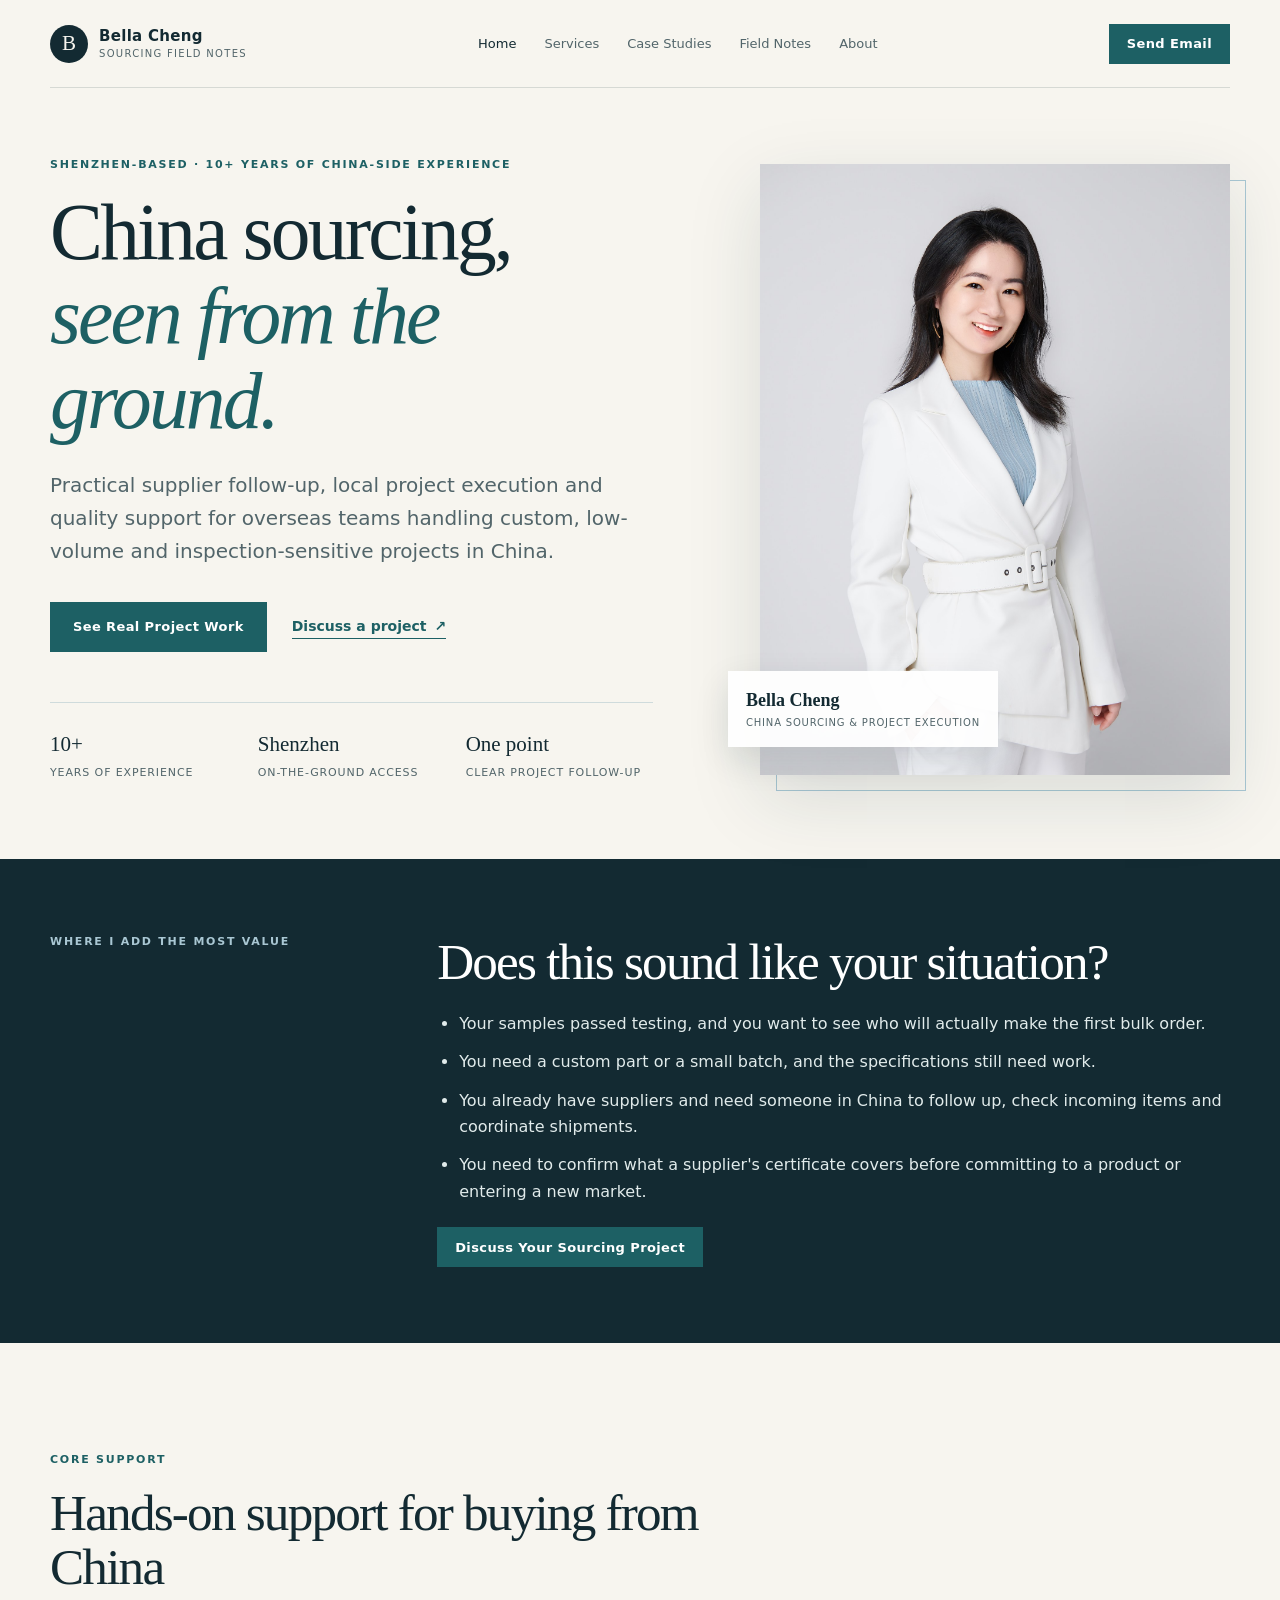
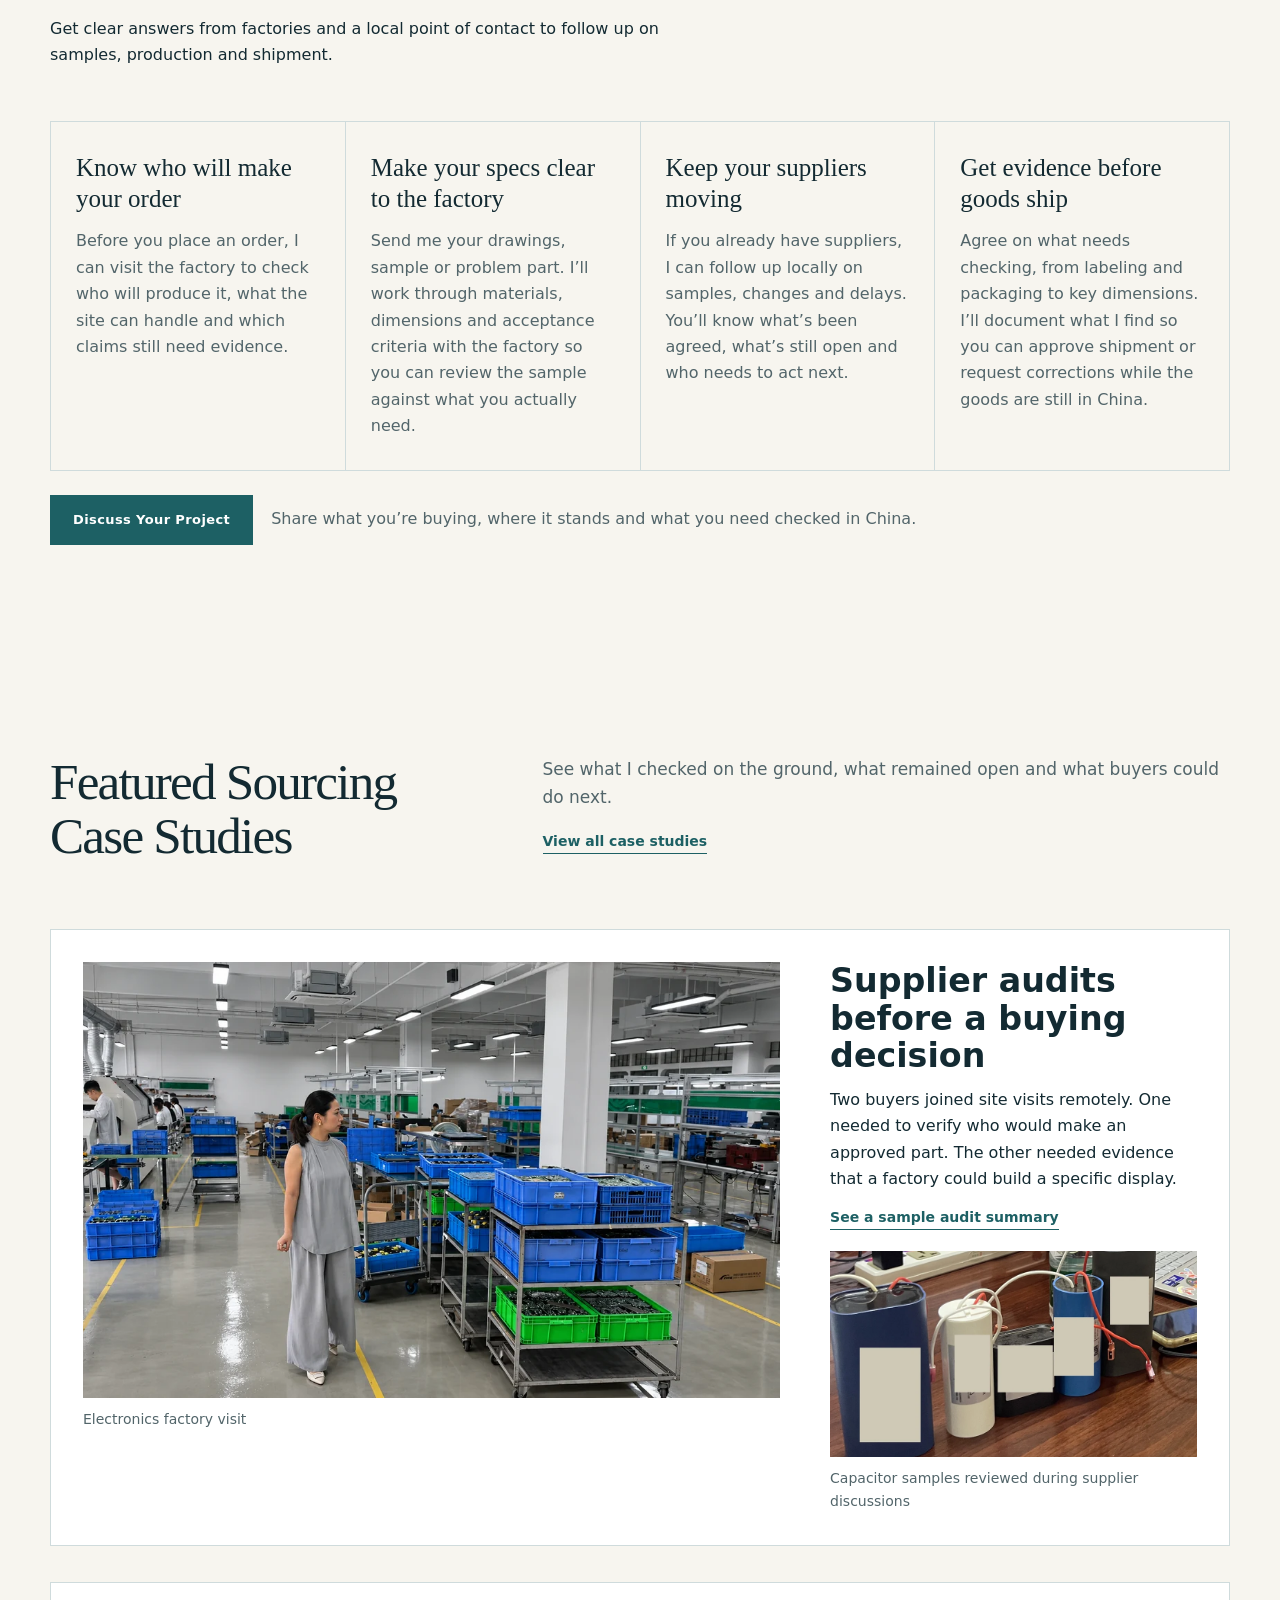
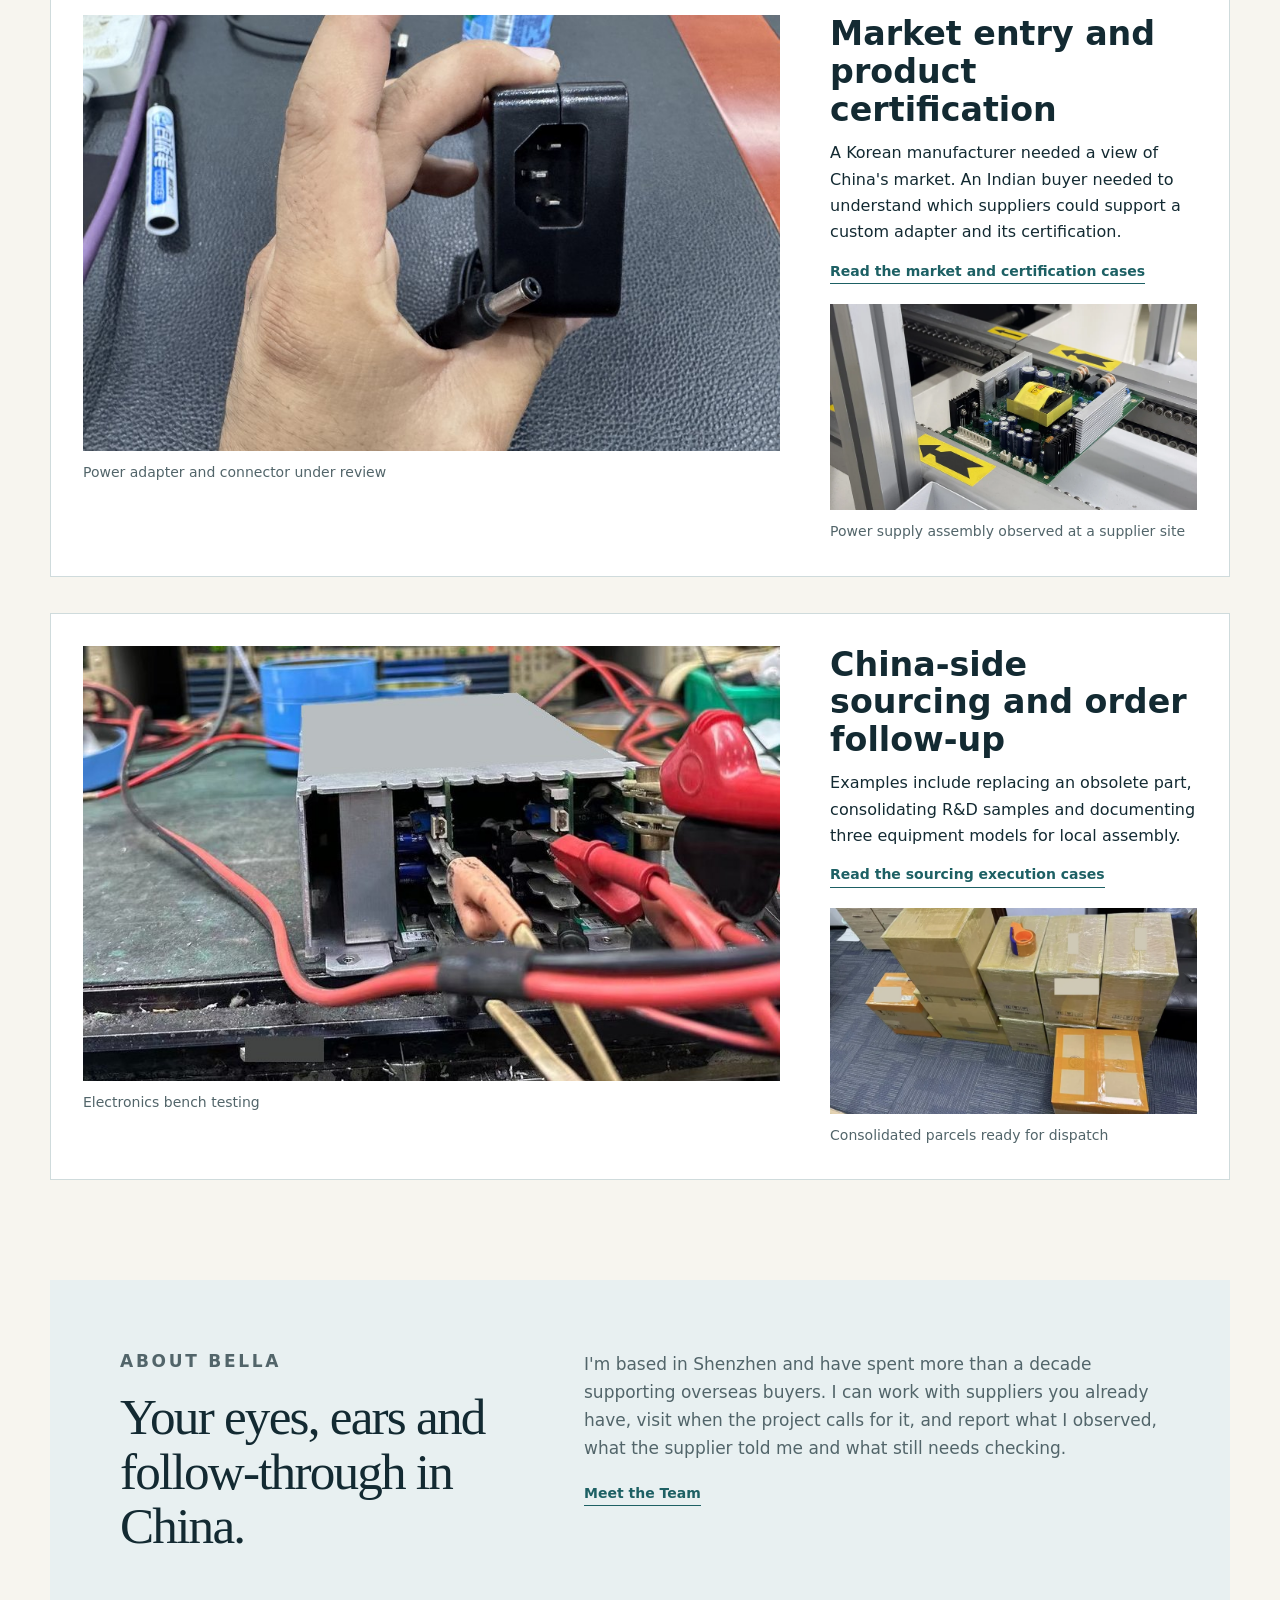
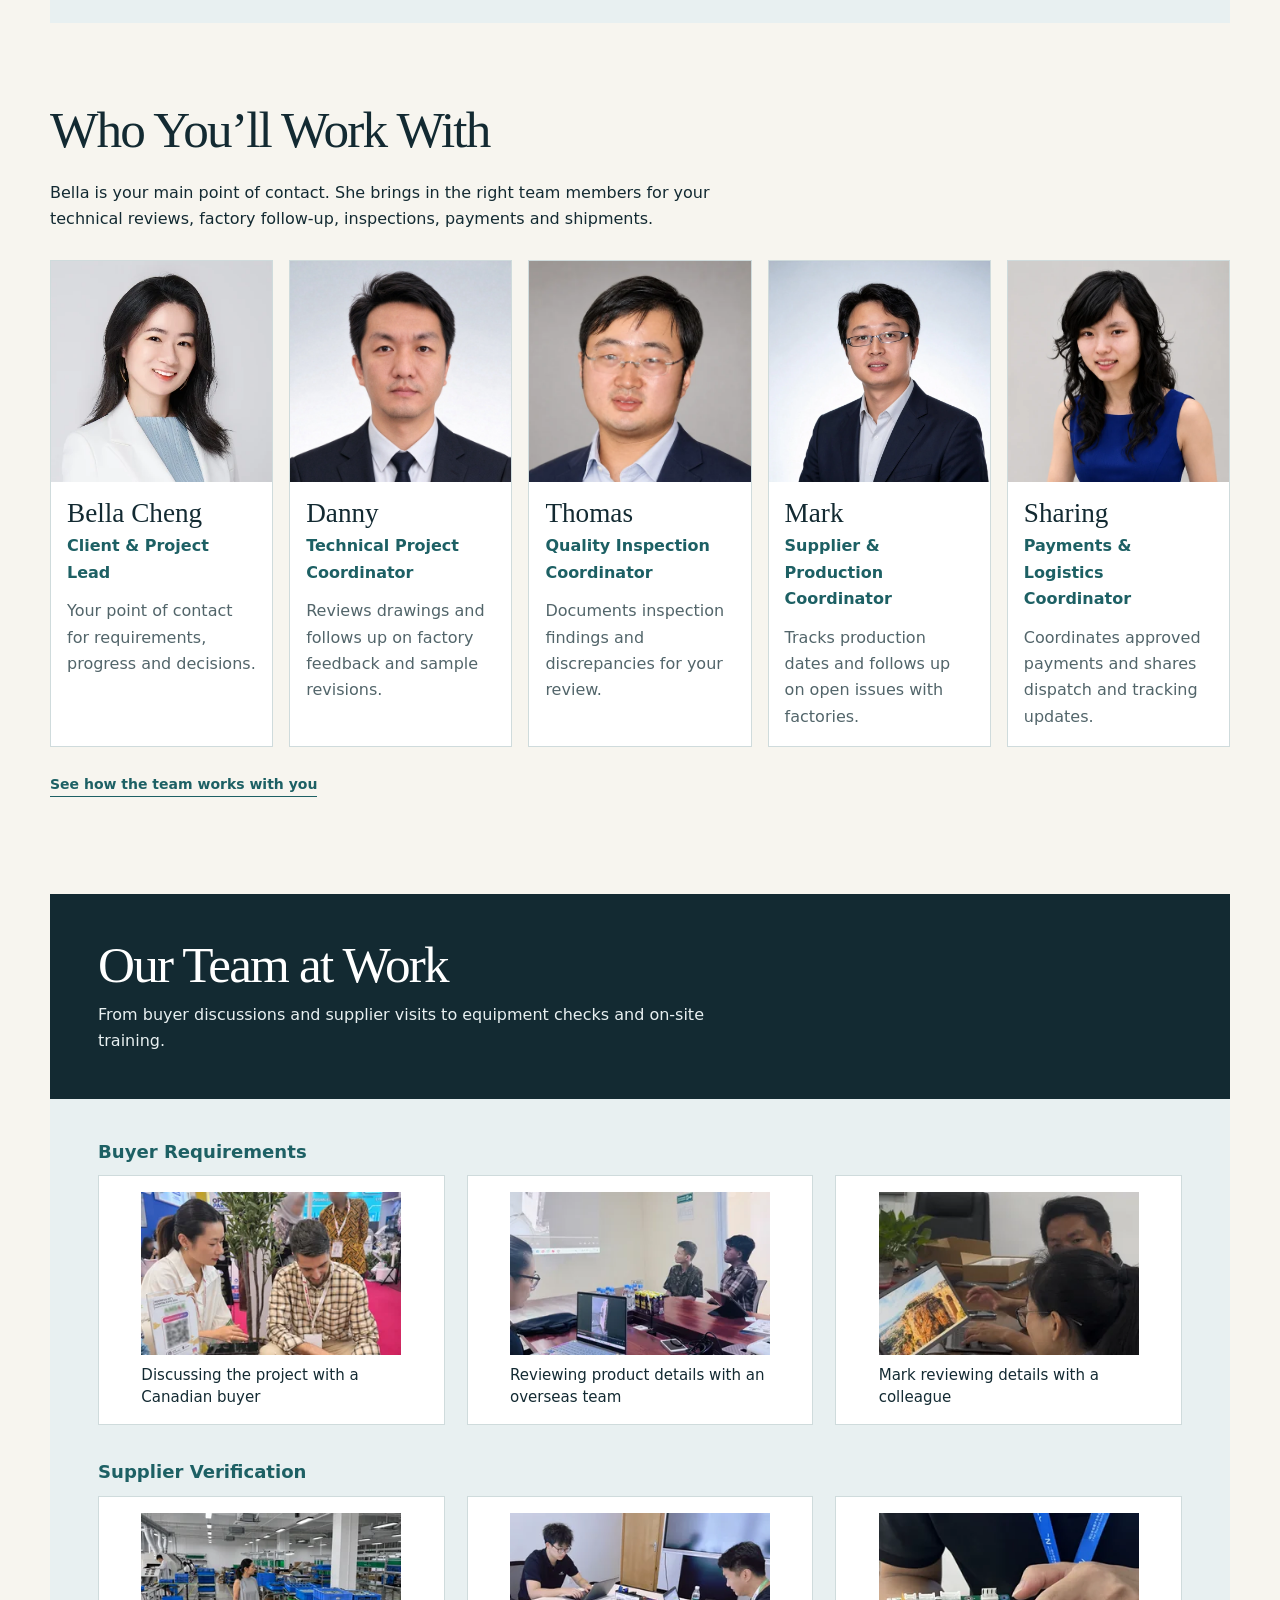
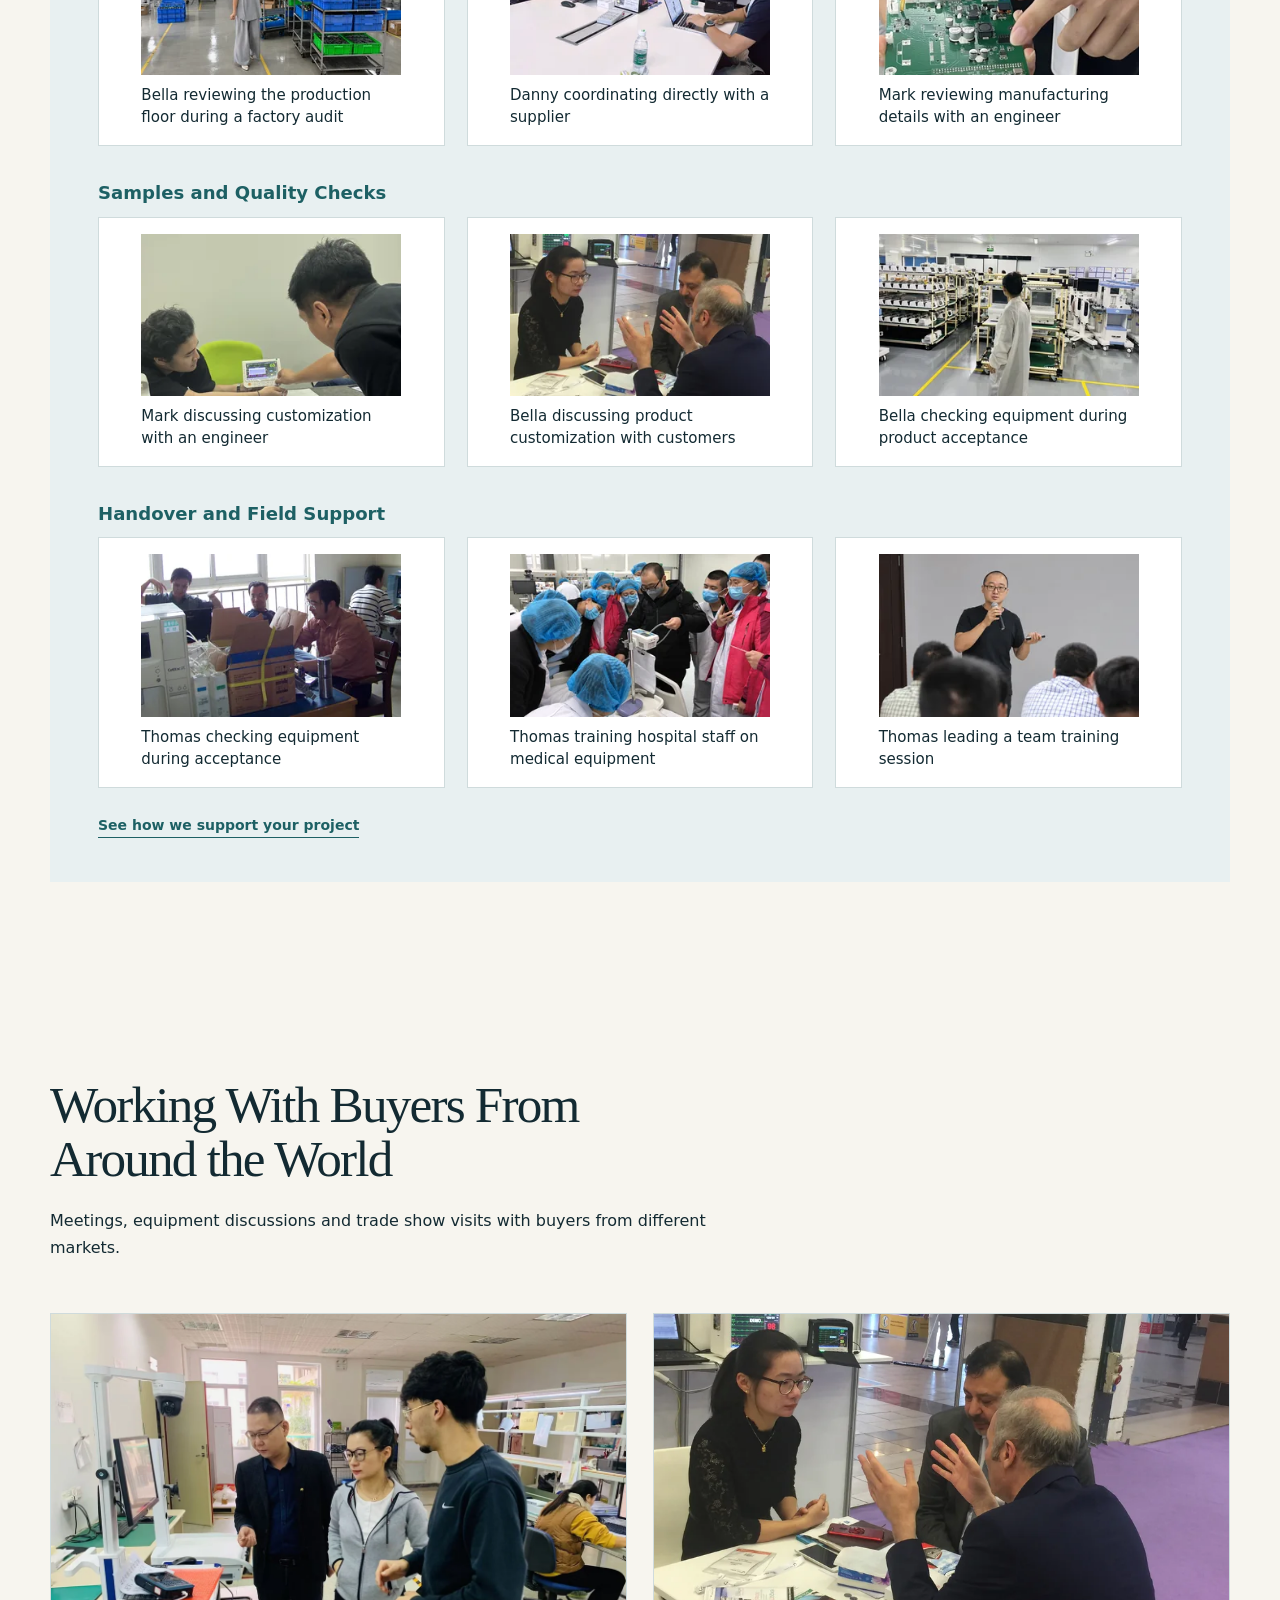
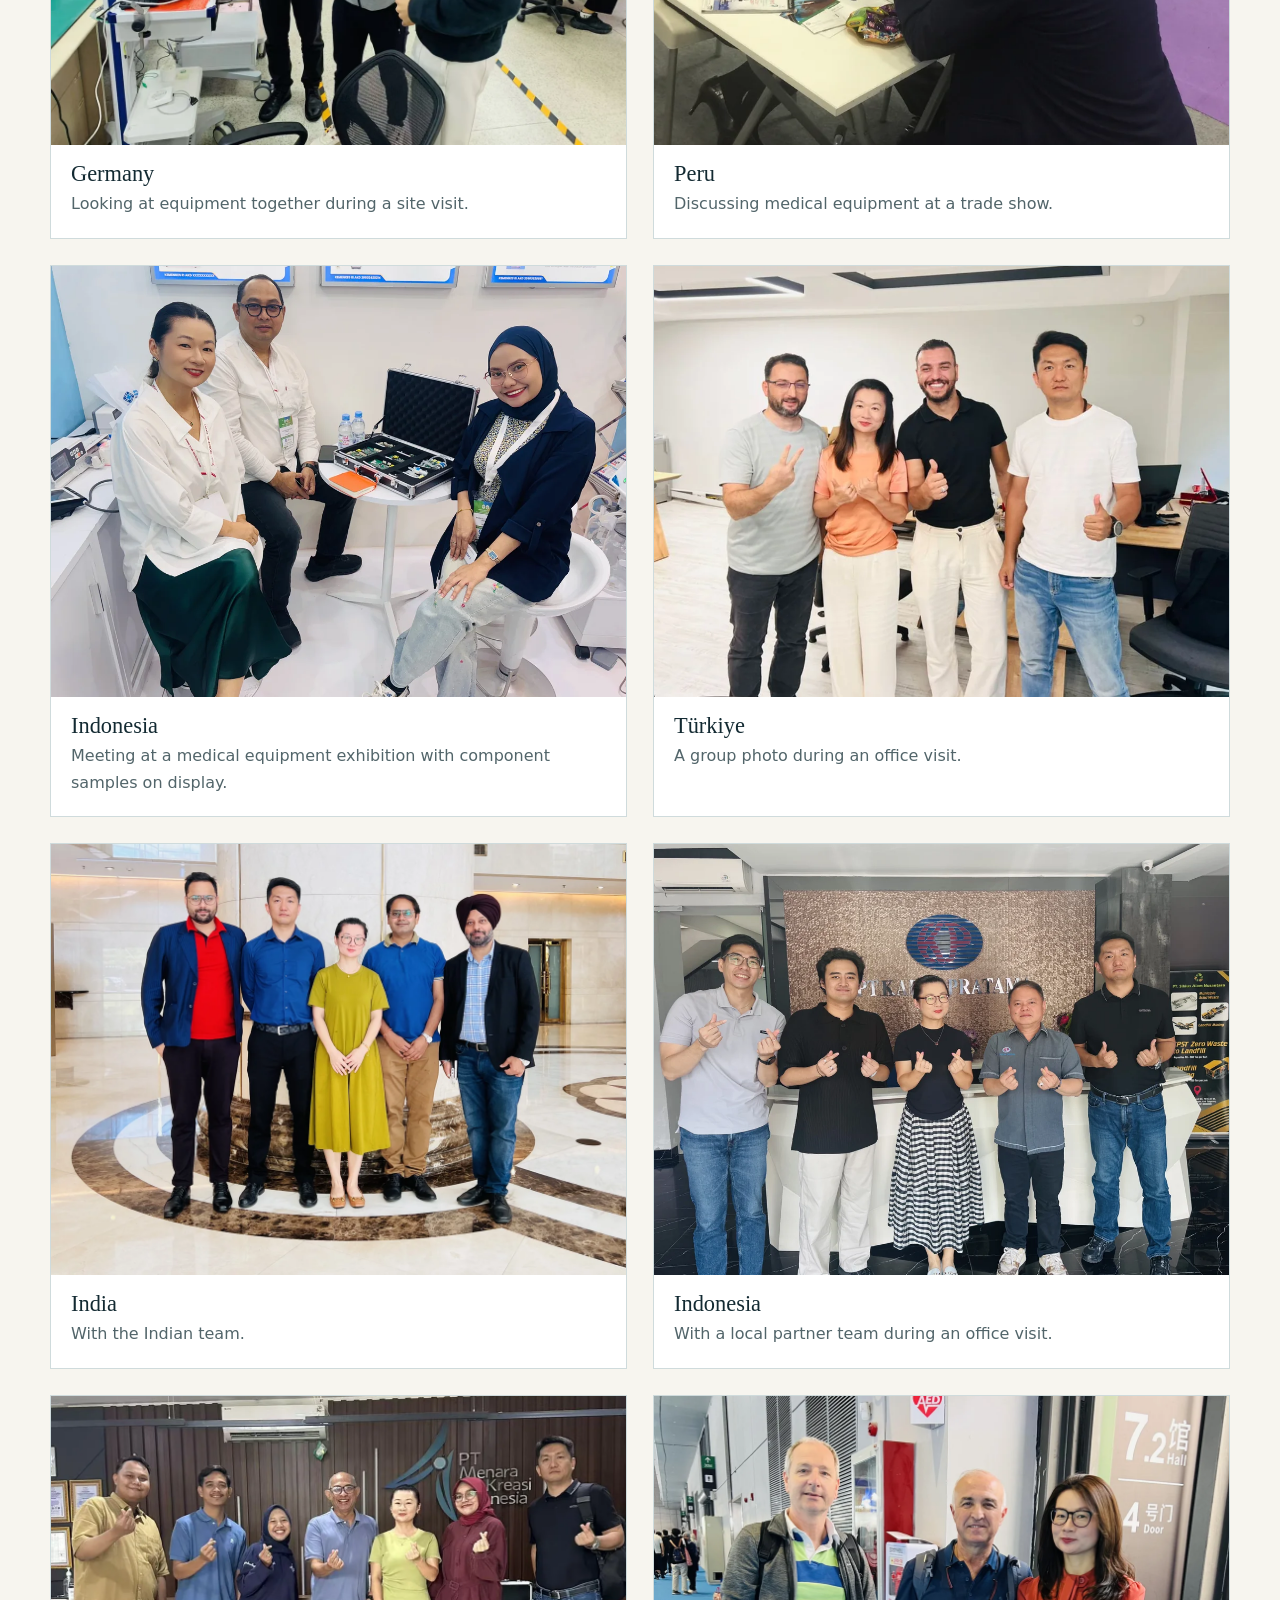
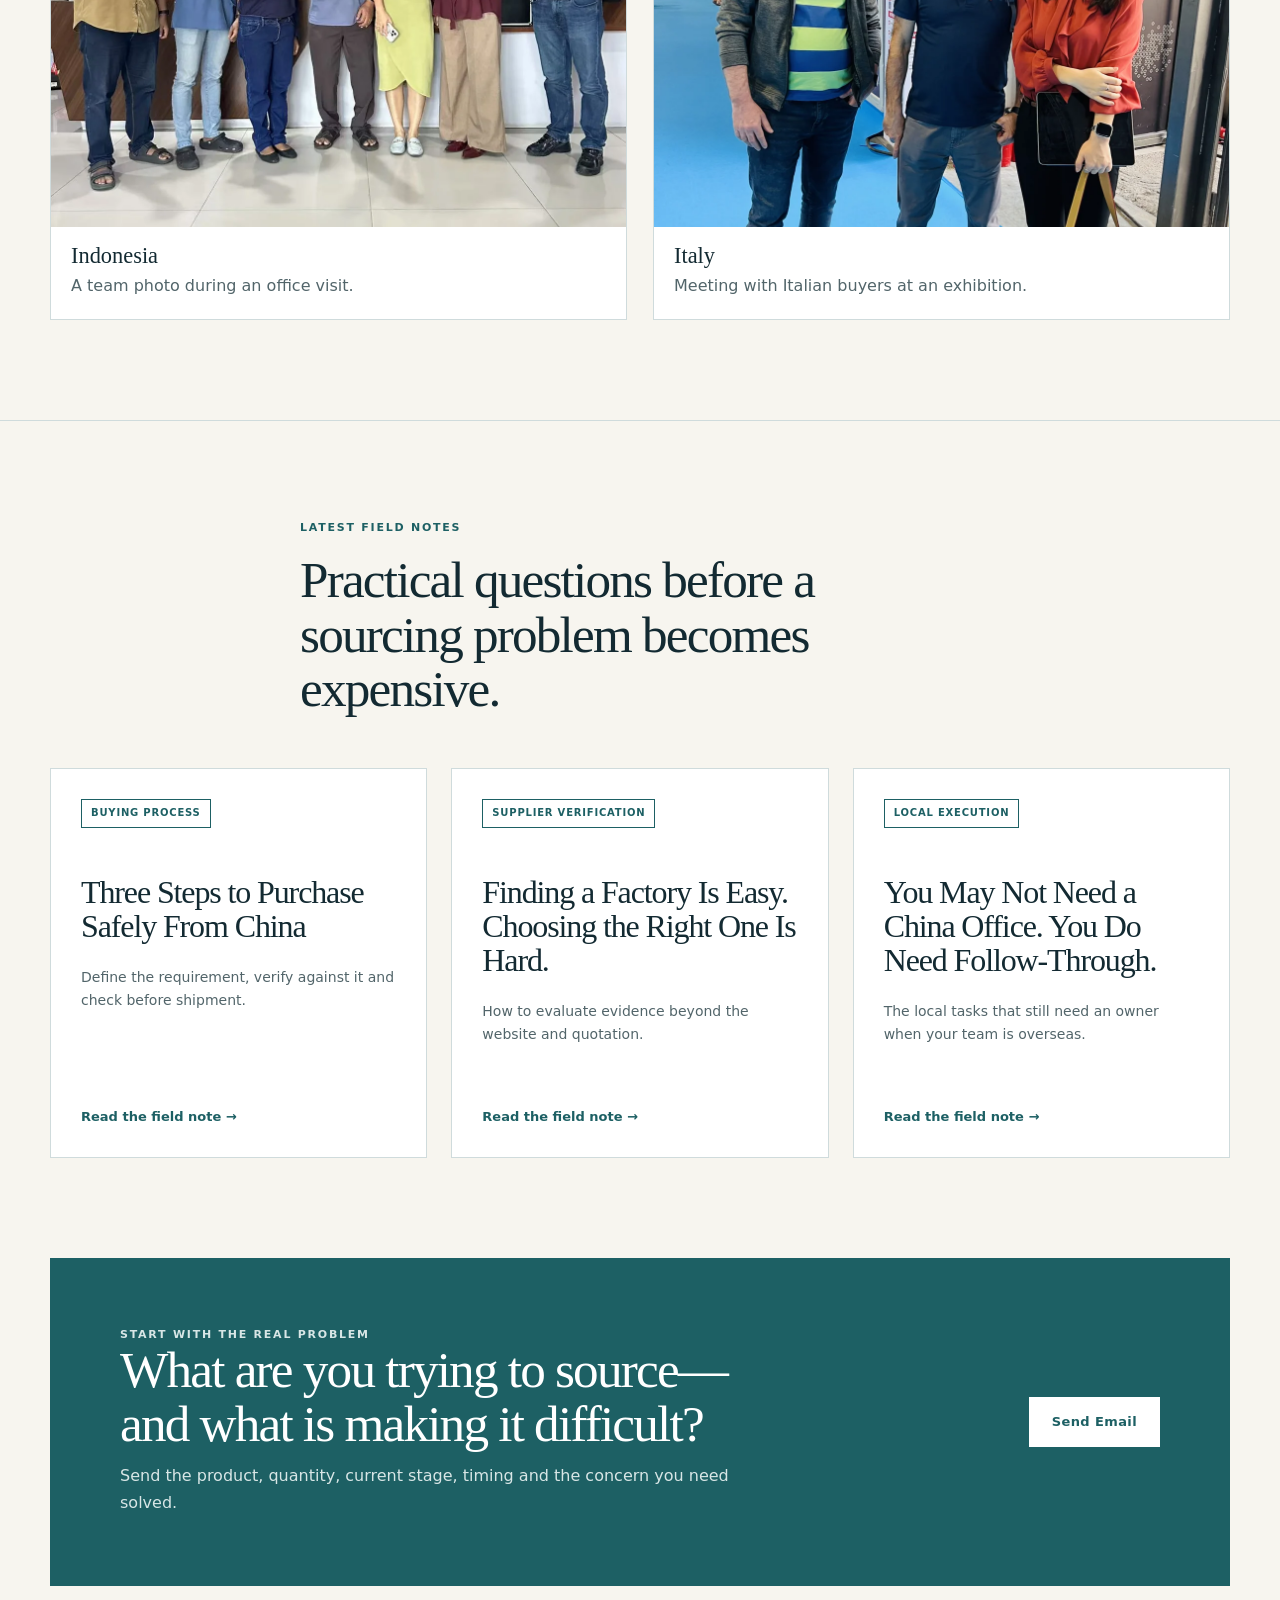
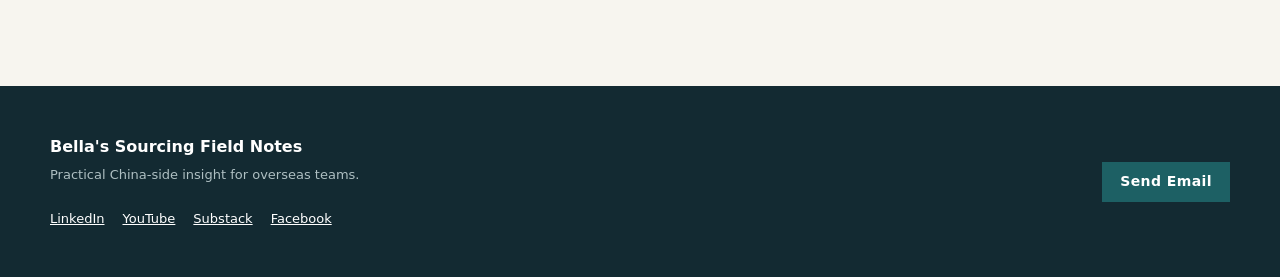
<file: index.html>
<!doctype html>
<html lang="en">
<head>
  <meta charset="utf-8">
  <meta name="viewport" content="width=device-width, initial-scale=1">
  <title>Bella Cheng | China Sourcing & Local Project Execution</title>
  <meta name="description" content="Practical China-side sourcing, supplier follow-up and quality support for overseas companies managing custom, low-volume and inspection-sensitive projects.">
  <link rel="canonical" href="https://bellachengsourcing.com/">
  <meta property="og:type" content="website"><meta property="og:url" content="https://bellachengsourcing.com/">
  <meta property="og:title" content="Bella's Sourcing Field Notes"><meta property="og:description" content="China sourcing, seen from the ground.">
  <meta property="og:image" content="https://bellachengsourcing.com/assets/og-preview.png"><meta property="og:image:alt" content="Bella's Sourcing Field Notes — China sourcing, seen from the ground.">
  <meta name="twitter:card" content="summary_large_image"><meta name="twitter:title" content="Bella's Sourcing Field Notes"><meta name="twitter:description" content="China sourcing, seen from the ground."><meta name="twitter:image" content="https://bellachengsourcing.com/assets/og-preview.png">
  <link rel="icon" href="assets/favicon.svg" type="image/svg+xml">
  <script type="application/ld+json">
  {"@context":"https://schema.org","@graph":[{"@type":"WebSite","name":"Bella's Sourcing Field Notes","url":"https://bellachengsourcing.com/","description":"Practical China-side sourcing insight and project execution support."},{"@type":"Person","name":"Bella Cheng","url":"https://bellachengsourcing.com/","image":"https://bellachengsourcing.com/assets/bella-cheng.jpg","jobTitle":"China Sourcing & Project Execution Specialist","address":{"@type":"PostalAddress","addressLocality":"Shenzhen","addressCountry":"CN"},"sameAs":["https://www.linkedin.com/in/bellacxy","https://www.youtube.com/@bellachinasourcing","https://substack.com/@bellasourcingnotes","https://www.facebook.com/people/Bella-China-Medical-Sourcing/100085035221209/"]}]}
  </script>
  <link rel="stylesheet" href="styles.css?v=team-work-12">
</head>
<body>
  <a class="skip-link" href="#main">Skip to content</a>
  <header class="site-header">
    <a class="brand" href="index.html" aria-label="Bella's Sourcing Field Notes home">
      <span class="brand-mark" aria-hidden="true">B</span>
      <span><strong>Bella Cheng</strong><small>Sourcing Field Notes</small></span>
    </a>
    <button class="menu-button" aria-expanded="false" aria-controls="site-nav">Menu</button>
    <nav id="site-nav" class="site-nav" aria-label="Primary navigation">
      <a class="active" aria-current="page" href="index.html">Home</a>
      <a href="services.html">Services</a>
      <a href="case-studies.html">Case Studies</a>
      <a href="field-notes.html">Field Notes</a>
      <a href="about.html">About</a>
    </nav>
    <a class="button button-small header-cta" href="mailto:bellachengsourcing@hotmail.com?subject=Sourcing%20project%20inquiry&amp;body=Hi%20Bella%2C%0D%0A%0D%0AProduct%20or%20part%3A%0D%0ACurrent%20stage%3A%0D%0AWhat%20I%20need%20checked%20or%20followed%20up%20in%20China%3A%0D%0A%0D%0AThanks%2C%0D%0A">Send Email</a>
  </header>

  <main id="main">
    <section class="hero shell">
      <div class="hero-copy">
        <p class="eyebrow">Shenzhen-based · 10+ years of China-side experience</p>
        <h1>China sourcing,<br><em>seen from the ground.</em></h1>
        <p class="hero-lead">Practical supplier follow-up, local project execution and quality support for overseas teams handling custom, low-volume and inspection-sensitive projects in China.</p>
        <div class="hero-actions">
          <a class="button" href="case-studies.html">See Real Project Work</a>
          <a class="text-link" href="mailto:bellachengsourcing@hotmail.com?subject=Sourcing%20project%20inquiry&amp;body=Hi%20Bella%2C%0D%0A%0D%0AProduct%20or%20part%3A%0D%0ACurrent%20stage%3A%0D%0AWhat%20I%20need%20checked%20or%20followed%20up%20in%20China%3A%0D%0A%0D%0AThanks%2C%0D%0A">Discuss a project <span aria-hidden="true">↗</span></a>
        </div>
        <dl class="hero-facts" aria-label="Key facts">
          <div><dt>10+</dt><dd>Years of experience</dd></div>
          <div><dt>Shenzhen</dt><dd>On-the-ground access</dd></div>
          <div><dt>One point</dt><dd>Clear project follow-up</dd></div>
        </dl>
      </div>
      <div class="portrait-wrap">
        <div class="portrait-frame">
          <img src="assets/bella-cheng.jpg" alt="Bella Cheng, China sourcing and project execution specialist" width="1599" height="2400">
        </div>
        <p class="portrait-caption"><strong>Bella Cheng</strong><span>China Sourcing & Project Execution</span></p>
      </div>
    </section>

    <section class="intro-band">
      <div class="shell intro-grid">
        <p class="section-kicker">Where I add the most value</p>
        <div>
          <h2>Does this sound like your situation?</h2>
          <ul class="buyer-situations">
            <li>Your samples passed testing, and you want to see who will actually make the first bulk order.</li>
            <li>You need a custom part or a small batch, and the specifications still need work.</li>
            <li>You already have suppliers and need someone in China to follow up, check incoming items and coordinate shipments.</li>
            <li>You need to confirm what a supplier's certificate covers before committing to a product or entering a new market.</li>
          </ul>
          <a class="button button-small" href="mailto:bellachengsourcing@hotmail.com?subject=Sourcing%20project%20inquiry&amp;body=Hi%20Bella%2C%0D%0A%0D%0AProduct%20or%20part%3A%0D%0ACurrent%20stage%3A%0D%0AWhat%20I%20need%20checked%20or%20followed%20up%20in%20China%3A%0D%0A%0D%0AThanks%2C%0D%0A">Discuss Your Sourcing Project</a>
        </div>
      </div>
    </section>

    <section class="shell section-space">
      <div class="section-heading">
        <p class="section-kicker">Core support</p>
        <h2>Hands-on support for buying from China</h2>
        <p>Get clear answers from factories and a local point of contact to follow up on samples, production and shipment.</p>
      </div>
      <div class="service-grid buyer-service-grid">
        <article class="service-card"><h3>Know who will make your order</h3><p>Before you place an order, I can visit the factory to check who will produce it, what the site can handle and which claims still need evidence.</p></article>
        <article class="service-card"><h3>Make your specs clear to the factory</h3><p>Send me your drawings, sample or problem part. I’ll work through materials, dimensions and acceptance criteria with the factory so you can review the sample against what you actually need.</p></article>
        <article class="service-card"><h3>Keep your suppliers moving</h3><p>If you already have suppliers, I can follow up locally on samples, changes and delays. You’ll know what’s been agreed, what’s still open and who needs to act next.</p></article>
        <article class="service-card"><h3>Get evidence before goods ship</h3><p>Agree on what needs checking, from labeling and packaging to key dimensions. I’ll document what I find so you can approve shipment or request corrections while the goods are still in China.</p></article>
      </div>
      <p class="buyer-service-cta"><a class="button" href="mailto:bellachengsourcing@hotmail.com?subject=Sourcing%20project%20inquiry&amp;body=Hi%20Bella%2C%0D%0A%0D%0AProduct%20or%20part%3A%0D%0ACurrent%20stage%3A%0D%0AWhat%20I%20need%20checked%20or%20followed%20up%20in%20China%3A%0D%0A%0D%0AThanks%2C%0D%0A">Discuss Your Project</a> <span>Share what you’re buying, where it stands and what you need checked in China.</span></p>
    </section>

    <section class="content-section">
      <div class="shell two-column">
        <div><h2>Featured Sourcing Case Studies</h2></div>
        <div class="prose"><p>See what I checked on the ground, what remained open and what buyers could do next.</p><a class="text-link" href="case-studies.html">View all case studies</a></div>
      </div>
      <div class="shell featured-cases">
        <article class="featured-case">
          <figure class="story-image featured-lead">
            <img src="assets/case-audit-factory.webp" alt="Bella visiting an electronics factory floor" width="1200" height="630" loading="lazy">
            <figcaption>Electronics factory visit</figcaption>
          </figure>
          <div class="featured-case-summary">
            <div><h3>Supplier audits before a buying decision</h3><p>Two buyers joined site visits remotely. One needed to verify who would make an approved part. The other needed evidence that a factory could build a specific display.</p><a class="text-link" href="case-studies.html#audit-summary">See a sample audit summary</a></div>
            <figure class="story-image"><img src="assets/case-audit-components.webp" alt="Capacitor samples on a supplier meeting table" width="960" height="640" loading="lazy"><figcaption>Capacitor samples reviewed during supplier discussions</figcaption></figure>
          </div>
        </article>
        <article class="featured-case">
          <figure class="story-image featured-lead">
            <img src="assets/case-adapter.jpg" alt="Power adapter connector examined by hand" width="900" height="600" loading="lazy">
            <figcaption>Power adapter and connector under review</figcaption>
          </figure>
          <div class="featured-case-summary">
            <div><h3>Market entry and product certification</h3><p>A Korean manufacturer needed a view of China's market. An Indian buyer needed to understand which suppliers could support a custom adapter and its certification.</p><a class="text-link" href="case-studies.html#market-and-certification">Read the market and certification cases</a></div>
            <figure class="story-image"><img src="assets/case-power-assembly.webp" alt="Power supply circuit board on production equipment" width="960" height="640" loading="lazy"><figcaption>Power supply assembly observed at a supplier site</figcaption></figure>
          </div>
        </article>
        <article class="featured-case">
          <figure class="story-image featured-lead">
            <img src="assets/case-execution.jpg" alt="Electronic equipment connected to test leads on a workbench" width="900" height="600" loading="lazy">
            <figcaption>Electronics bench testing</figcaption>
          </figure>
          <div class="featured-case-summary">
            <div><h3>China-side sourcing and order follow-up</h3><p>Examples include replacing an obsolete part, consolidating R&amp;D samples and documenting three equipment models for local assembly.</p><a class="text-link" href="case-studies.html#sourcing-execution">Read the sourcing execution cases</a></div>
            <figure class="story-image"><img src="assets/case-order-parcels.webp" alt="Sealed parcels grouped together before dispatch" width="960" height="640" loading="lazy"><figcaption>Consolidated parcels ready for dispatch</figcaption></figure>
          </div>
        </article>
      </div>
    </section>

    <section class="shell about-preview">
      <div>
        <p class="section-kicker">About Bella</p>
        <h2>Your eyes, ears and follow-through in China.</h2>
      </div>
      <div>
        <p>I'm based in Shenzhen and have spent more than a decade supporting overseas buyers. I can work with suppliers you already have, visit when the project calls for it, and report what I observed, what the supplier told me and what still needs checking.</p>
        <a class="text-link" href="#team">Meet the Team</a>
      </div>
    </section>

    <section class="shell team-section home-team" id="team" aria-labelledby="team-heading">
      <div class="section-heading">
        <h2 id="team-heading">Who You’ll Work With</h2>
        <p>Bella is your main point of contact. She brings in the right team members for your technical reviews, factory follow-up, inspections, payments and shipments.</p>
      </div>
      <div class="team-grid">
        <article class="team-card">
          <div class="team-portrait team-portrait--bella"><img src="assets/team-bella.webp" alt="Bella Cheng" loading="lazy"></div>
          <div class="team-card-copy"><h3>Bella Cheng</h3><p class="team-role">Client &amp; Project Lead</p><p>Your point of contact for requirements, progress and decisions.</p></div>
        </article>
        <article class="team-card">
          <div class="team-portrait"><img src="assets/team-danny-suit.png" alt="Danny" width="1080" height="1080" loading="lazy"></div>
          <div class="team-card-copy"><h3>Danny</h3><p class="team-role">Technical Project Coordinator</p><p>Reviews drawings and follows up on factory feedback and sample revisions.</p></div>
        </article>
        <article class="team-card">
          <div class="team-portrait team-portrait--thomas"><img src="assets/team-thomas.webp" alt="Thomas" loading="lazy"></div>
          <div class="team-card-copy"><h3>Thomas</h3><p class="team-role">Quality Inspection Coordinator</p><p>Documents inspection findings and discrepancies for your review.</p></div>
        </article>
        <article class="team-card">
          <div class="team-portrait team-portrait--mark"><img src="assets/team-mark-portrait.webp" alt="Mark" loading="lazy"></div>
          <div class="team-card-copy"><h3>Mark</h3><p class="team-role">Supplier &amp; Production Coordinator</p><p>Tracks production dates and follows up on open issues with factories.</p></div>
        </article>
        <article class="team-card">
          <div class="team-portrait team-portrait--sharing"><img src="assets/team-sharing-portrait.webp" alt="Sharing" loading="lazy"></div>
          <div class="team-card-copy"><h3>Sharing</h3><p class="team-role">Payments &amp; Logistics Coordinator</p><p>Coordinates approved payments and shares dispatch and tracking updates.</p></div>
        </article>
      </div>
      <p class="home-team-more"><a class="text-link" href="about.html#team">See how the team works with you</a></p>
    </section>

    <section class="shell team-work" id="team-at-work" aria-labelledby="team-at-work-heading">
      <div class="section-heading">
        <h2 id="team-at-work-heading">Our Team at Work</h2>
        <p>From buyer discussions and supplier visits to equipment checks and on-site training.</p>
      </div>
      <div class="team-work-group">
        <h3>Buyer Requirements</h3>
        <div class="team-work-grid">
          <figure class="team-work-card">
            <img src="assets/team-work-v2-canadian-buyer.webp" alt="Bella and a Canadian buyer seated at a trade show" width="320" height="200" loading="lazy" decoding="async">
            <figcaption>Discussing the project with a Canadian buyer</figcaption>
          </figure>
          <figure class="team-work-card">
            <img src="assets/team-work-v2-buyer-product-review.webp" alt="Bella and an overseas team viewing a projected product demonstration" width="320" height="200" loading="lazy" decoding="async">
            <figcaption>Reviewing product details with an overseas team</figcaption>
          </figure>
          <figure class="team-work-card">
            <img src="assets/team-work-v2-technical-follow-up.webp" alt="Mark and a colleague working at a conference table" width="320" height="200" loading="lazy" decoding="async">
            <figcaption>Mark reviewing details with a colleague</figcaption>
          </figure>
        </div>
      </div>
      <div class="team-work-group">
        <h3>Supplier Verification</h3>
        <div class="team-work-grid">
          <figure class="team-work-card">
            <img src="assets/team-work-v2-factory-audit.webp" alt="Bella on a factory production floor with assembly stations and parts bins" width="320" height="200" loading="lazy" decoding="async">
            <figcaption>Bella reviewing the production floor during a factory audit</figcaption>
          </figure>
          <figure class="team-work-card">
            <img src="assets/team-work-v2-supplier-meeting.webp" alt="Danny speaking with a supplier at a meeting table" width="320" height="200" loading="lazy" decoding="async">
            <figcaption>Danny coordinating directly with a supplier</figcaption>
          </figure>
          <figure class="team-work-card">
            <img src="assets/team-work-v2-manufacturing-review.webp" alt="Hands pointing to components on a circuit board" width="320" height="200" loading="lazy" decoding="async">
            <figcaption>Mark reviewing manufacturing details with an engineer</figcaption>
          </figure>
        </div>
      </div>
      <div class="team-work-group">
        <h3>Samples and Quality Checks</h3>
        <div class="team-work-grid">
          <figure class="team-work-card">
            <img src="assets/team-work-v2-customization.webp" alt="Mark and an engineer looking closely at a sample unit" width="320" height="200" loading="lazy" decoding="async">
            <figcaption>Mark discussing customization with an engineer</figcaption>
          </figure>
          <figure class="team-work-card">
            <img src="assets/team-work-v2-buyer-customization.webp" alt="Bella talking with customers at a trade show table" width="320" height="200" loading="lazy" decoding="async">
            <figcaption>Bella discussing product customization with customers</figcaption>
          </figure>
          <figure class="team-work-card">
            <img src="assets/team-work-v2-product-acceptance.webp" alt="Bella walking through an equipment production area" width="320" height="200" loading="lazy" decoding="async">
            <figcaption>Bella checking equipment during product acceptance</figcaption>
          </figure>
        </div>
      </div>
      <div class="team-work-group">
        <h3>Handover and Field Support</h3>
        <div class="team-work-grid">
          <figure class="team-work-card">
            <img src="assets/team-work-v2-equipment-check.webp" alt="Thomas and colleagues at a bench with equipment and an open carton" width="320" height="200" loading="lazy" decoding="async">
            <figcaption>Thomas checking equipment during acceptance</figcaption>
          </figure>
          <figure class="team-work-card">
            <img src="assets/team-work-v2-hospital-training.webp" alt="Thomas demonstrating a device to a group of hospital staff" width="320" height="200" loading="lazy" decoding="async">
            <figcaption>Thomas training hospital staff on medical equipment</figcaption>
          </figure>
          <figure class="team-work-card">
            <img src="assets/team-work-v2-team-training.webp" alt="Thomas speaking into a microphone in front of a seated team" width="320" height="200" loading="lazy" decoding="async">
            <figcaption>Thomas leading a team training session</figcaption>
          </figure>
        </div>
      </div>
      <p class="team-work-more"><a class="text-link" href="services.html#team-at-work">See how we support your project</a></p>
    </section>

    <section class="content-section buyer-gallery" id="buyer-visits" aria-labelledby="buyer-visits-heading">
      <div class="shell">
        <div class="section-heading">
          <h2 id="buyer-visits-heading">Working With Buyers From Around the World</h2>
          <p>Meetings, equipment discussions and trade show visits with buyers from different markets.</p>
        </div>
        <div class="buyer-gallery-grid">
          <figure>
            <div class="buyer-photo buyer-photo--germany"><img src="assets/buyers-germany.webp" alt="Bella and visitors looking at equipment together in a workshop" loading="lazy" decoding="async"></div>
            <figcaption><strong>Germany</strong><span>Looking at equipment together during a site visit.</span></figcaption>
          </figure>
          <figure>
            <div class="buyer-photo buyer-photo--peru"><img src="assets/buyers-peru.webp" alt="Bella in conversation with two visitors beside a medical equipment display" loading="lazy" decoding="async"></div>
            <figcaption><strong>Peru</strong><span>Discussing medical equipment at a trade show.</span></figcaption>
          </figure>
          <figure>
            <div class="buyer-photo buyer-photo--indonesia"><img src="assets/buyers-indonesia.webp" alt="Bella with visitors beside an open case of electronic components at an exhibition" loading="lazy" decoding="async"></div>
            <figcaption><strong>Indonesia</strong><span>Meeting at a medical equipment exhibition with component samples on display.</span></figcaption>
          </figure>
          <figure>
            <div class="buyer-photo buyer-photo--turkiye"><img src="assets/buyers-turkiye.webp" alt="Bella and three others posing together during an office visit" loading="lazy" decoding="async"></div>
            <figcaption><strong>Türkiye</strong><span>A group photo during an office visit.</span></figcaption>
          </figure>
          <figure>
            <div class="buyer-photo buyer-photo--india"><img src="assets/buyers-india-team.webp" alt="Bella and colleagues in a group photo with the Indian team" loading="lazy" decoding="async"></div>
            <figcaption><strong>India</strong><span>With the Indian team.</span></figcaption>
          </figure>
          <figure>
            <div class="buyer-photo buyer-photo--indonesia-partner"><img src="assets/buyers-indonesia-partner.webp" alt="Bella and colleagues posing with an Indonesian partner team" loading="lazy" decoding="async"></div>
            <figcaption><strong>Indonesia</strong><span>With a local partner team during an office visit.</span></figcaption>
          </figure>
          <figure>
            <div class="buyer-photo buyer-photo--indonesia-team"><img src="assets/buyers-indonesia-team.webp" alt="Bella and colleagues posing with a group in an Indonesian office" loading="lazy" decoding="async"></div>
            <figcaption><strong>Indonesia</strong><span>A team photo during an office visit.</span></figcaption>
          </figure>
          <figure>
            <div class="buyer-photo buyer-photo--italy"><img src="assets/buyers-italy.webp" alt="Bella with two visitors outside an exhibition hall" loading="lazy" decoding="async"></div>
            <figcaption><strong>Italy</strong><span>Meeting with Italian buyers at an exhibition.</span></figcaption>
          </figure>
        </div>
      </div>
    </section>

    <section class="content-section">
      <div class="shell section-heading"><p class="section-kicker">Latest Field Notes</p><h2>Practical questions before a sourcing problem becomes expensive.</h2></div>
      <div class="shell notes-grid">
        <a class="note-card" href="articles/three-steps-to-purchase-safely.html"><span class="tag">Buying Process</span><h2>Three Steps to Purchase Safely From China</h2><p>Define the requirement, verify against it and check before shipment.</p><span class="read-more">Read the field note →</span></a>
        <a class="note-card" href="articles/how-to-verify-a-chinese-supplier.html"><span class="tag">Supplier Verification</span><h2>Finding a Factory Is Easy. Choosing the Right One Is Hard.</h2><p>How to evaluate evidence beyond the website and quotation.</p><span class="read-more">Read the field note →</span></a>
        <a class="note-card" href="articles/china-office-vs-local-execution.html"><span class="tag">Local Execution</span><h2>You May Not Need a China Office. You Do Need Follow-Through.</h2><p>The local tasks that still need an owner when your team is overseas.</p><span class="read-more">Read the field note →</span></a>
      </div>
    </section>

    <section class="shell cta-panel"><div><p class="section-kicker">Start with the real problem</p><h2>What are you trying to source—and what is making it difficult?</h2><p>Send the product, quantity, current stage, timing and the concern you need solved.</p></div><a class="button" href="mailto:bellachengsourcing@hotmail.com?subject=Sourcing%20project%20inquiry&amp;body=Hi%20Bella%2C%0D%0A%0D%0AProduct%20or%20part%3A%0D%0ACurrent%20stage%3A%0D%0AWhat%20I%20need%20checked%20or%20followed%20up%20in%20China%3A%0D%0A%0D%0AThanks%2C%0D%0A">Send Email</a></section>
  </main>

  <footer class="site-footer">
    <div class="shell footer-grid">
      <div><strong>Bella's Sourcing Field Notes</strong><p>Practical China-side insight for overseas teams.</p><div class="social-links"><a href="https://www.linkedin.com/in/bellacxy">LinkedIn</a><a href="https://www.youtube.com/@bellachinasourcing">YouTube</a><a href="https://substack.com/@bellasourcingnotes">Substack</a><a href="https://www.facebook.com/people/Bella-China-Medical-Sourcing/100085035221209/">Facebook</a></div></div>
      <a class="button button-small" href="mailto:bellachengsourcing@hotmail.com?subject=Sourcing%20project%20inquiry&amp;body=Hi%20Bella%2C%0D%0A%0D%0AProduct%20or%20part%3A%0D%0ACurrent%20stage%3A%0D%0AWhat%20I%20need%20checked%20or%20followed%20up%20in%20China%3A%0D%0A%0D%0AThanks%2C%0D%0A">Send Email</a>
    </div>
  </footer>
  <script src="script.js"></script>
</body>
</html>
</file>
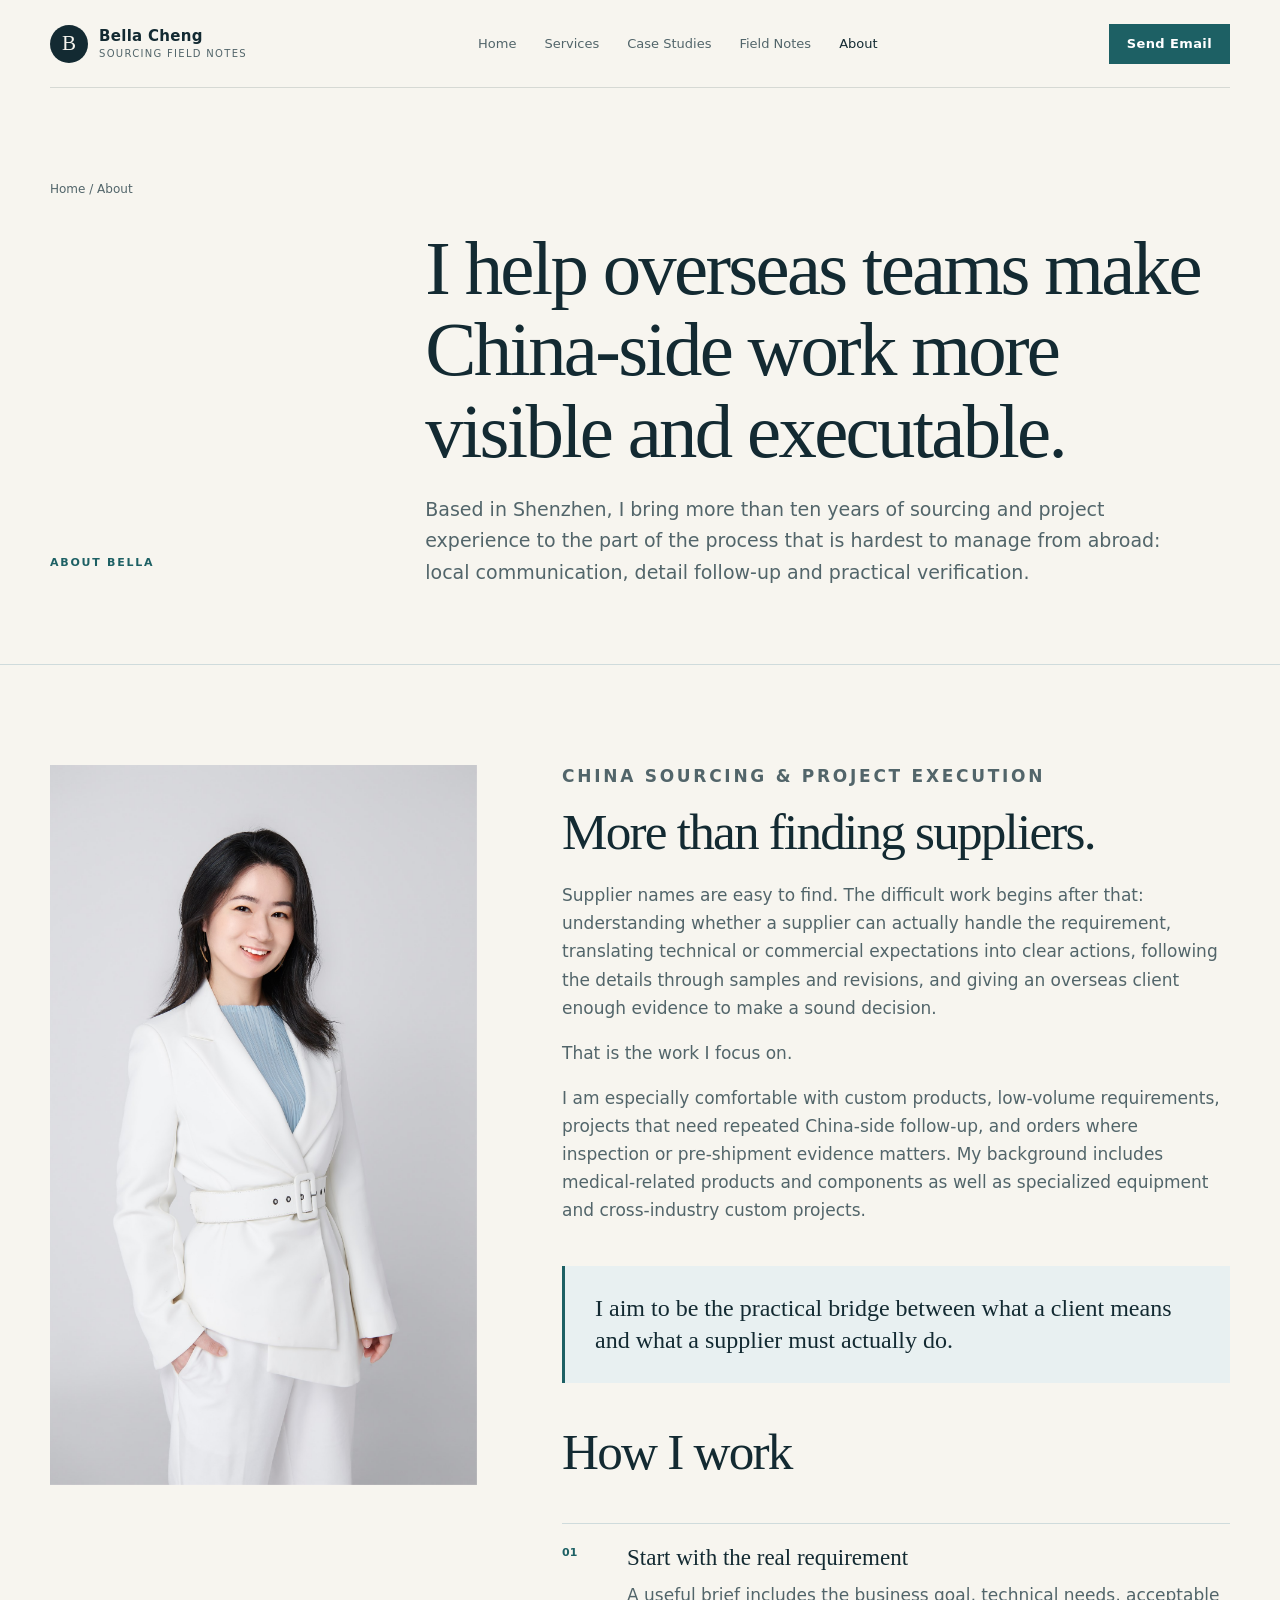
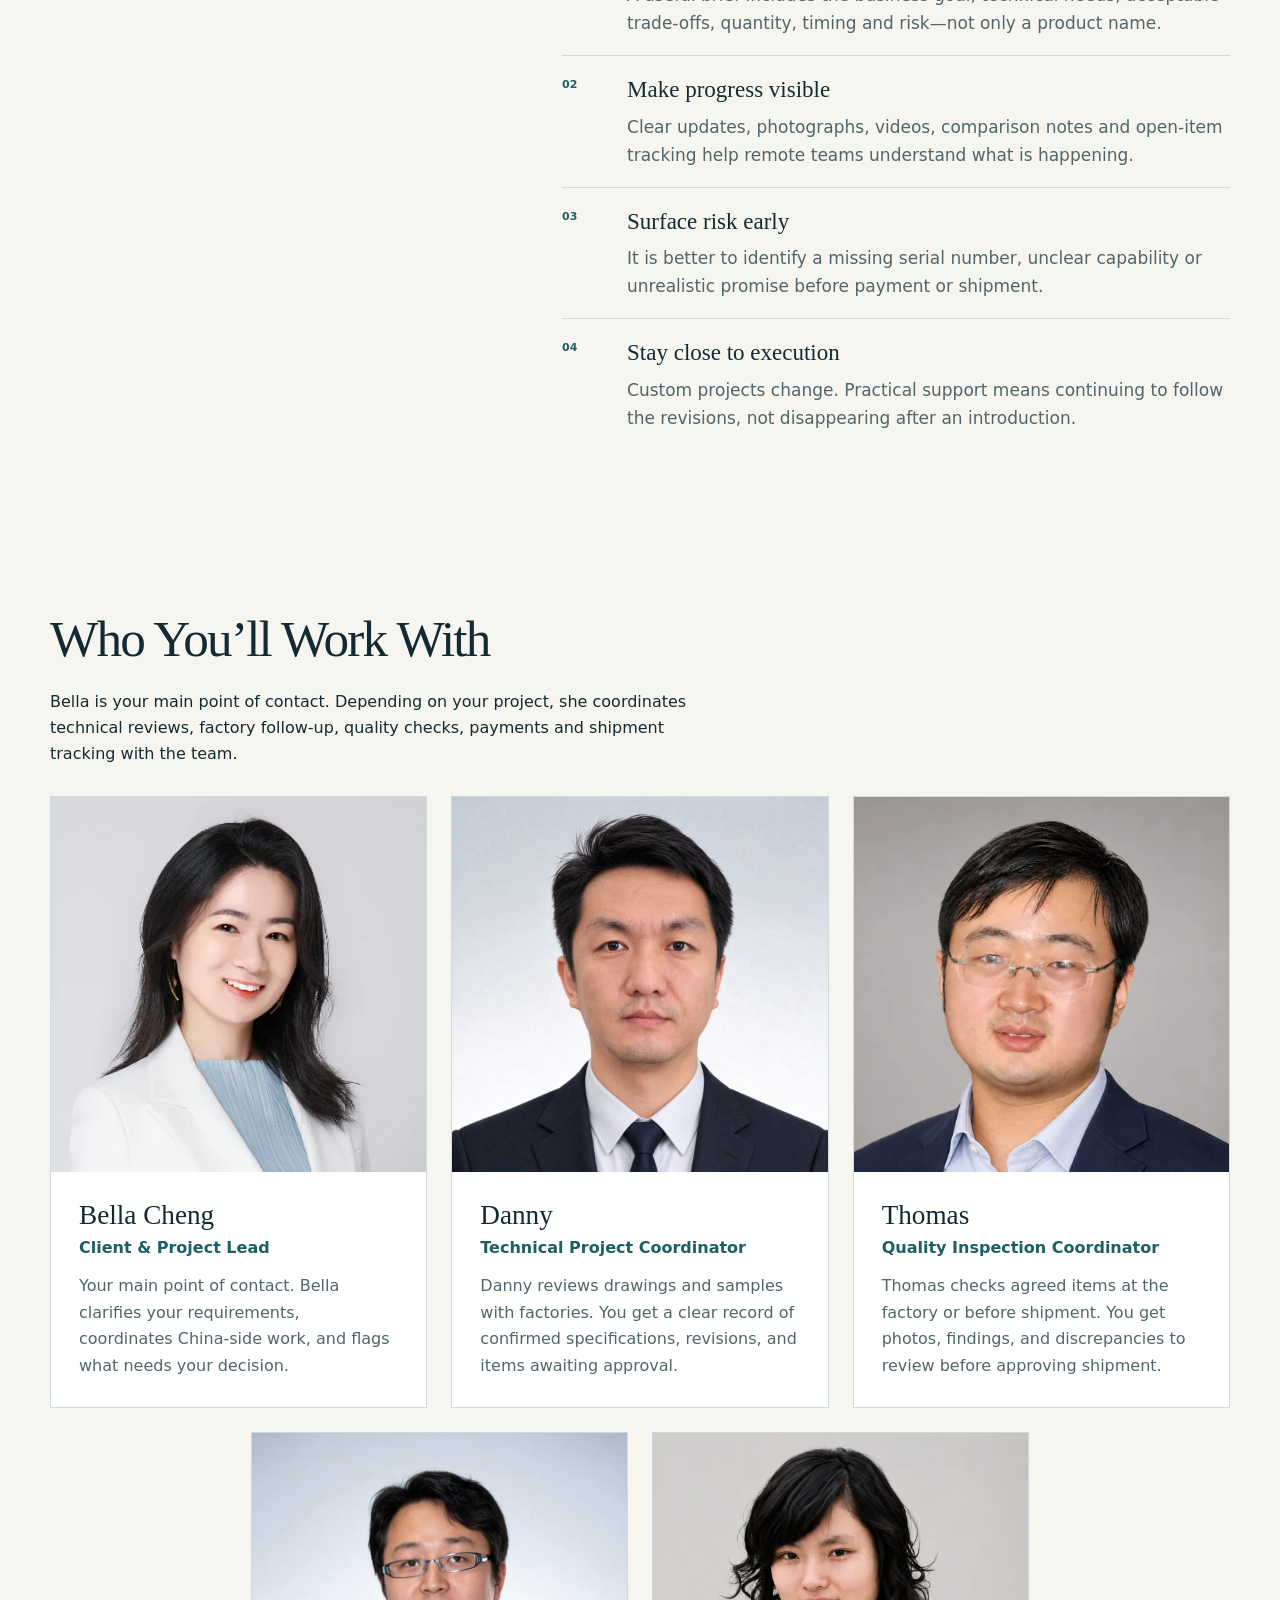
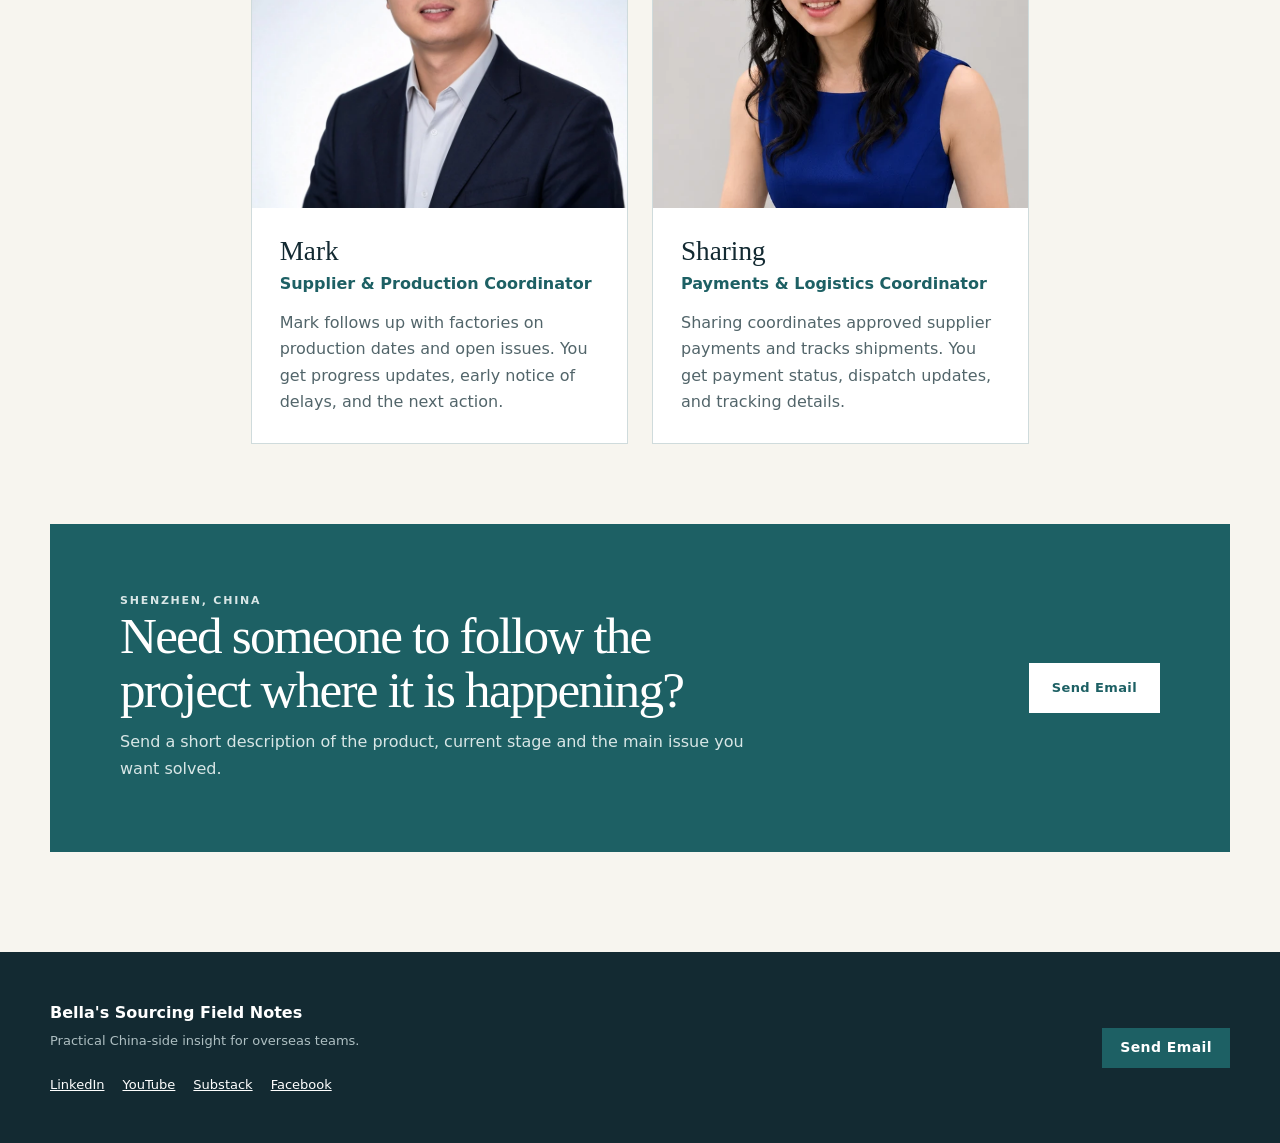
<file: about.html>
<!doctype html>
<html lang="en">
<head>
  <meta charset="utf-8"><meta name="viewport" content="width=device-width, initial-scale=1">
  <title>About Bella Cheng | Shenzhen Sourcing Specialist</title>
  <meta name="description" content="Meet Bella Cheng and the Shenzhen sourcing team supporting technical reviews, factory follow-up, quality checks, payments and shipment tracking.">
  <link rel="canonical" href="https://bellachengsourcing.com/about.html">
  <meta property="og:type" content="profile"><meta property="og:url" content="https://bellachengsourcing.com/about.html"><meta property="og:title" content="About Bella Cheng"><meta property="og:description" content="Shenzhen-based China sourcing and project execution specialist with 10+ years of experience."><meta property="og:image" content="https://bellachengsourcing.com/assets/og-preview.png"><meta name="twitter:card" content="summary_large_image"><meta name="twitter:image" content="https://bellachengsourcing.com/assets/og-preview.png">
  <link rel="icon" href="assets/favicon.svg" type="image/svg+xml"><link rel="stylesheet" href="styles.css">
</head>
<body>
  <a class="skip-link" href="#main">Skip to content</a>
  <header class="site-header"><a class="brand" href="index.html"><span class="brand-mark">B</span><span><strong>Bella Cheng</strong><small>Sourcing Field Notes</small></span></a><button class="menu-button" aria-expanded="false" aria-controls="site-nav">Menu</button><nav id="site-nav" class="site-nav" aria-label="Primary navigation"><a href="index.html">Home</a><a href="services.html">Services</a><a href="case-studies.html">Case Studies</a><a href="field-notes.html">Field Notes</a><a class="active" aria-current="page" href="about.html">About</a></nav><a class="button button-small header-cta" href="mailto:bellachengsourcing@hotmail.com?subject=Sourcing%20project%20inquiry&amp;body=Hi%20Bella%2C%0D%0A%0D%0AProduct%20or%20part%3A%0D%0ACurrent%20stage%3A%0D%0AWhat%20I%20need%20checked%20or%20followed%20up%20in%20China%3A%0D%0A%0D%0AThanks%2C%0D%0A">Send Email</a></header>
  <main id="main">
    <section class="page-hero"><div class="shell"><p class="breadcrumbs"><a href="index.html">Home</a> / About</p><div class="page-hero-inner"><p class="section-kicker">About Bella</p><div><h1>I help overseas teams make China-side work more visible and executable.</h1><p class="lead">Based in Shenzhen, I bring more than ten years of sourcing and project experience to the part of the process that is hardest to manage from abroad: local communication, detail follow-up and practical verification.</p></div></div></div></section>
    <section class="content-section"><div class="shell about-layout"><div class="about-portrait"><img src="assets/bella-cheng.jpg" alt="Portrait of Bella Cheng in Shenzhen, China" width="1599" height="2400"></div><div class="about-copy prose"><p class="section-kicker">China sourcing & project execution</p><h2>More than finding suppliers.</h2><p>Supplier names are easy to find. The difficult work begins after that: understanding whether a supplier can actually handle the requirement, translating technical or commercial expectations into clear actions, following the details through samples and revisions, and giving an overseas client enough evidence to make a sound decision.</p><p>That is the work I focus on.</p><p>I am especially comfortable with custom products, low-volume requirements, projects that need repeated China-side follow-up, and orders where inspection or pre-shipment evidence matters. My background includes medical-related products and components as well as specialized equipment and cross-industry custom projects.</p><p class="pull-quote">I aim to be the practical bridge between what a client means and what a supplier must actually do.</p><h2>How I work</h2><div class="principles">
      <article class="principle"><span>01</span><div><h3>Start with the real requirement</h3><p>A useful brief includes the business goal, technical needs, acceptable trade-offs, quantity, timing and risk—not only a product name.</p></div></article>
      <article class="principle"><span>02</span><div><h3>Make progress visible</h3><p>Clear updates, photographs, videos, comparison notes and open-item tracking help remote teams understand what is happening.</p></div></article>
      <article class="principle"><span>03</span><div><h3>Surface risk early</h3><p>It is better to identify a missing serial number, unclear capability or unrealistic promise before payment or shipment.</p></div></article>
      <article class="principle"><span>04</span><div><h3>Stay close to execution</h3><p>Custom projects change. Practical support means continuing to follow the revisions, not disappearing after an introduction.</p></div></article>
    </div></div></div></section>
    <section class="shell team-section" id="team" aria-labelledby="team-heading">
      <div class="section-heading">
        <h2 id="team-heading">Who You’ll Work With</h2>
        <p>Bella is your main point of contact. Depending on your project, she coordinates technical reviews, factory follow-up, quality checks, payments and shipment tracking with the team.</p>
      </div>
      <div class="team-grid">
        <article class="team-card">
          <div class="team-portrait team-portrait--bella"><img src="assets/team-bella.webp" alt="Bella Cheng" loading="lazy"></div>
          <div class="team-card-copy">
            <h3>Bella Cheng</h3>
            <p class="team-role">Client &amp; Project Lead</p>
            <p>Your main point of contact. Bella clarifies your requirements, coordinates China-side work, and flags what needs your decision.</p>
          </div>
        </article>
        <article class="team-card">
          <div class="team-portrait"><img src="assets/team-danny-suit.png" alt="Danny" width="1080" height="1080" loading="lazy"></div>
          <div class="team-card-copy">
            <h3>Danny</h3>
            <p class="team-role">Technical Project Coordinator</p>
            <p>Danny reviews drawings and samples with factories. You get a clear record of confirmed specifications, revisions, and items awaiting approval.</p>
          </div>
        </article>
        <article class="team-card">
          <div class="team-portrait team-portrait--thomas"><img src="assets/team-thomas.webp" alt="Thomas" loading="lazy"></div>
          <div class="team-card-copy">
            <h3>Thomas</h3>
            <p class="team-role">Quality Inspection Coordinator</p>
            <p>Thomas checks agreed items at the factory or before shipment. You get photos, findings, and discrepancies to review before approving shipment.</p>
          </div>
        </article>
        <article class="team-card">
          <div class="team-portrait team-portrait--mark"><img src="assets/team-mark-portrait.webp" alt="Mark" loading="lazy"></div>
          <div class="team-card-copy">
            <h3>Mark</h3>
            <p class="team-role">Supplier &amp; Production Coordinator</p>
            <p>Mark follows up with factories on production dates and open issues. You get progress updates, early notice of delays, and the next action.</p>
          </div>
        </article>
        <article class="team-card">
          <div class="team-portrait team-portrait--sharing"><img src="assets/team-sharing-portrait.webp" alt="Sharing" loading="lazy"></div>
          <div class="team-card-copy">
            <h3>Sharing</h3>
            <p class="team-role">Payments &amp; Logistics Coordinator</p>
            <p>Sharing coordinates approved supplier payments and tracks shipments. You get payment status, dispatch updates, and tracking details.</p>
          </div>
        </article>
      </div>
    </section>
    <section class="shell cta-panel"><div><p class="section-kicker">Shenzhen, China</p><h2>Need someone to follow the project where it is happening?</h2><p>Send a short description of the product, current stage and the main issue you want solved.</p></div><a class="button" href="mailto:bellachengsourcing@hotmail.com?subject=Sourcing%20project%20inquiry&amp;body=Hi%20Bella%2C%0D%0A%0D%0AProduct%20or%20part%3A%0D%0ACurrent%20stage%3A%0D%0AWhat%20I%20need%20checked%20or%20followed%20up%20in%20China%3A%0D%0A%0D%0AThanks%2C%0D%0A">Send Email</a></section>
  </main>
  <footer class="site-footer"><div class="shell footer-grid"><div><strong>Bella's Sourcing Field Notes</strong><p>Practical China-side insight for overseas teams.</p><div class="social-links"><a href="https://www.linkedin.com/in/bellacxy">LinkedIn</a><a href="https://www.youtube.com/@bellachinasourcing">YouTube</a><a href="https://substack.com/@bellasourcingnotes">Substack</a><a href="https://www.facebook.com/people/Bella-China-Medical-Sourcing/100085035221209/">Facebook</a></div></div><a class="button button-small" href="mailto:bellachengsourcing@hotmail.com?subject=Sourcing%20project%20inquiry&amp;body=Hi%20Bella%2C%0D%0A%0D%0AProduct%20or%20part%3A%0D%0ACurrent%20stage%3A%0D%0AWhat%20I%20need%20checked%20or%20followed%20up%20in%20China%3A%0D%0A%0D%0AThanks%2C%0D%0A">Send Email</a></div></footer><script src="script.js"></script>
</body></html>
</file>
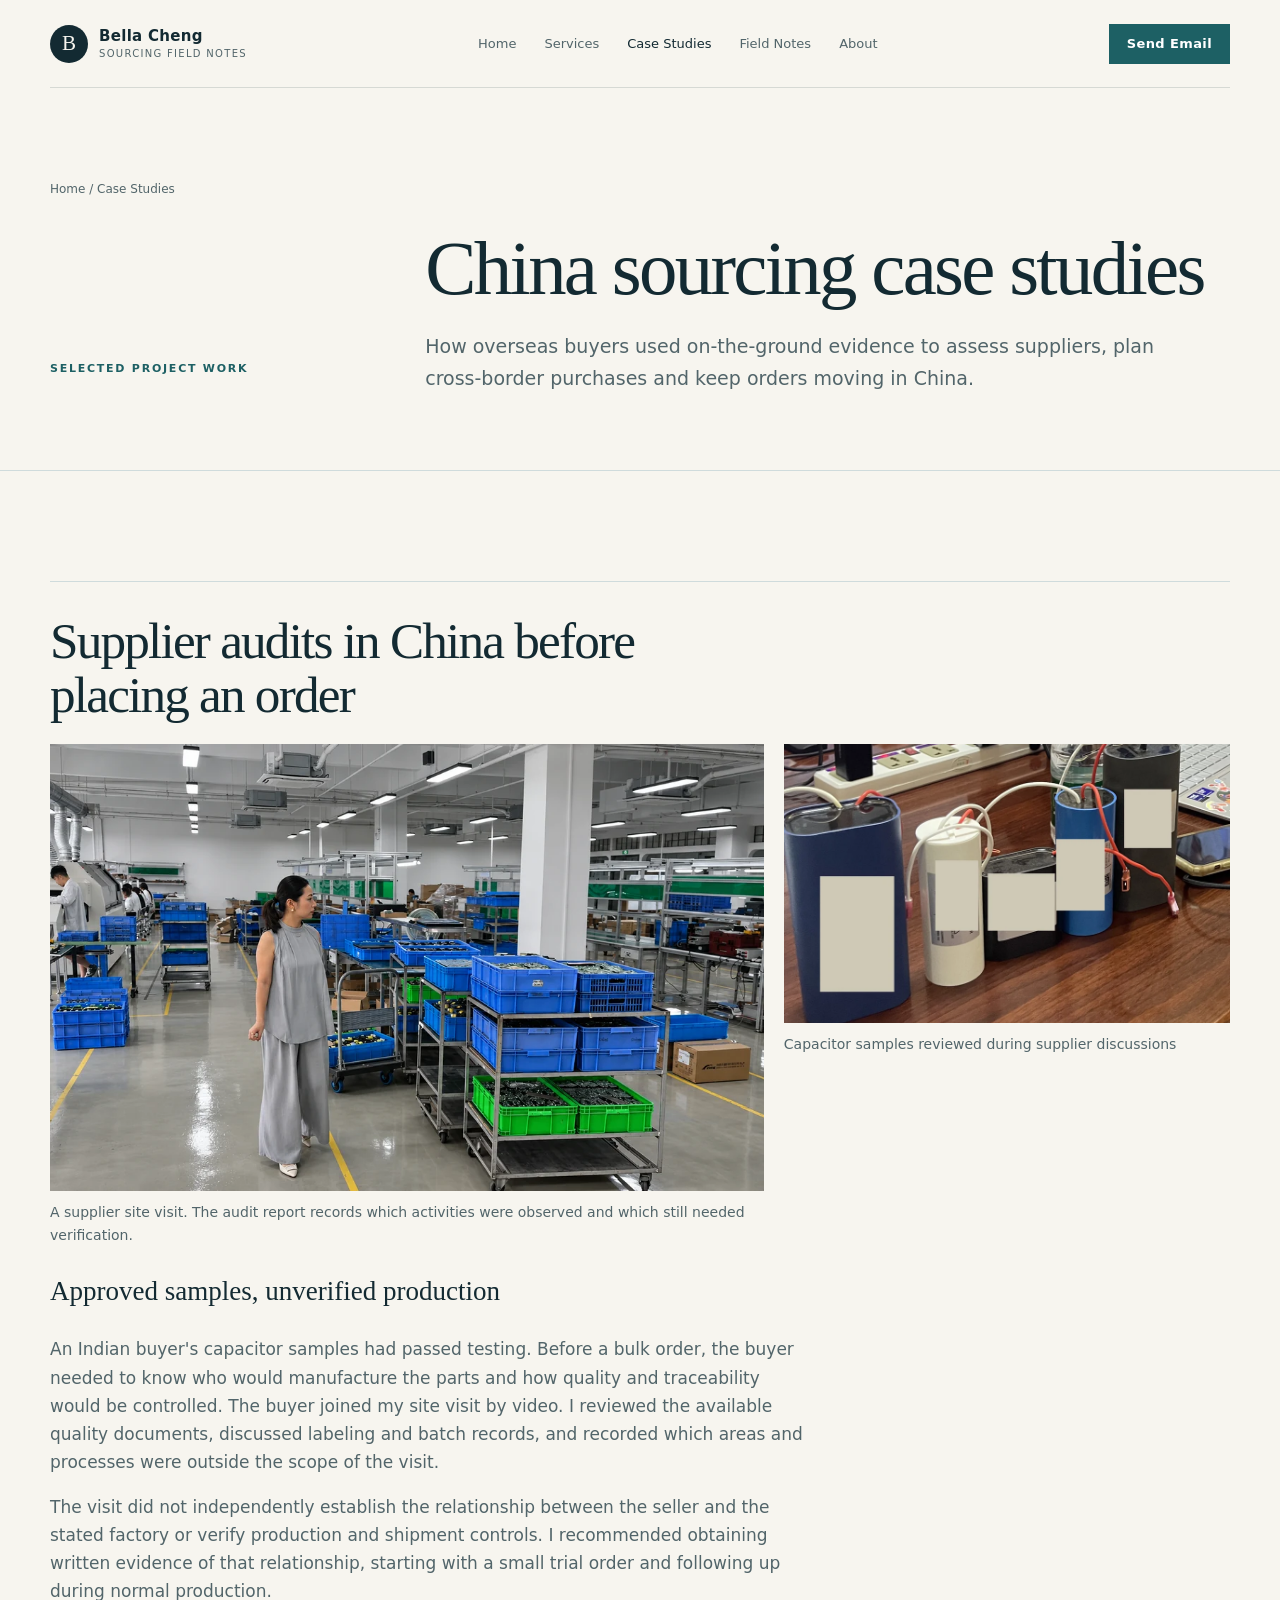
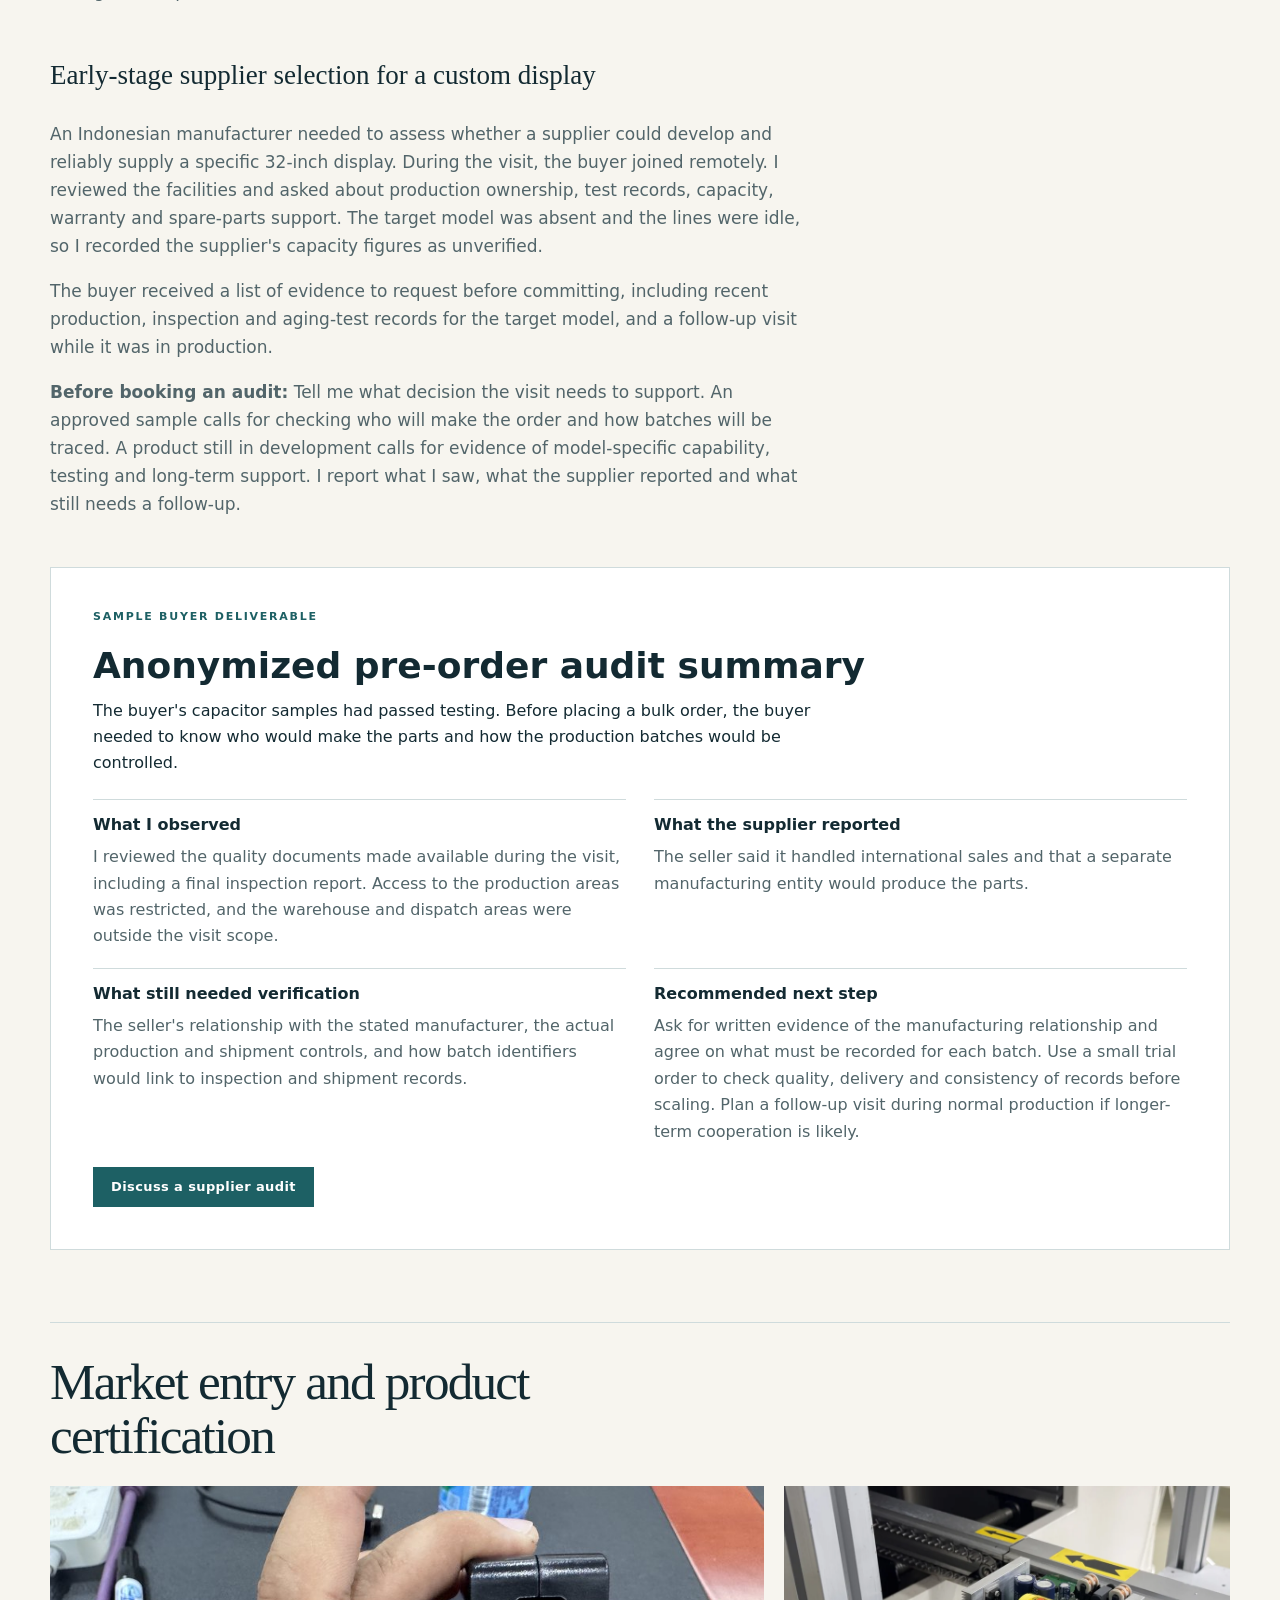
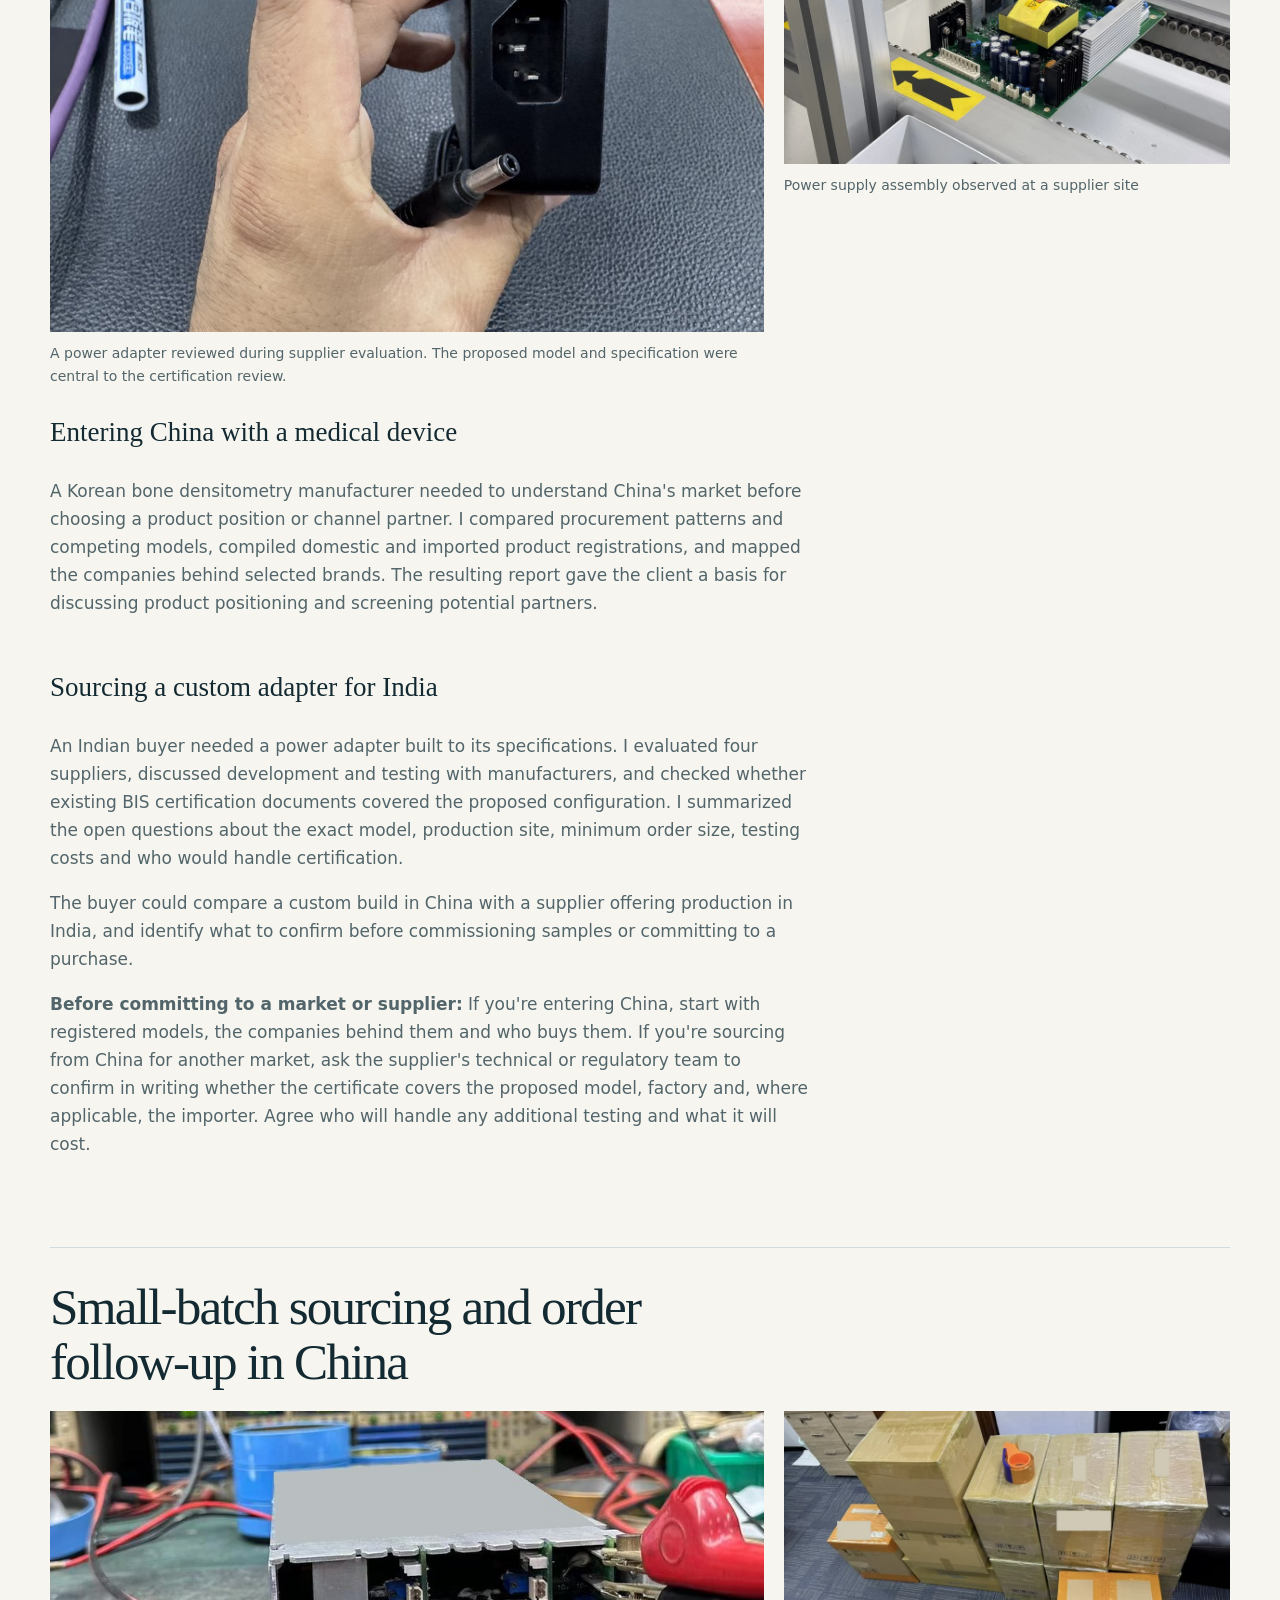
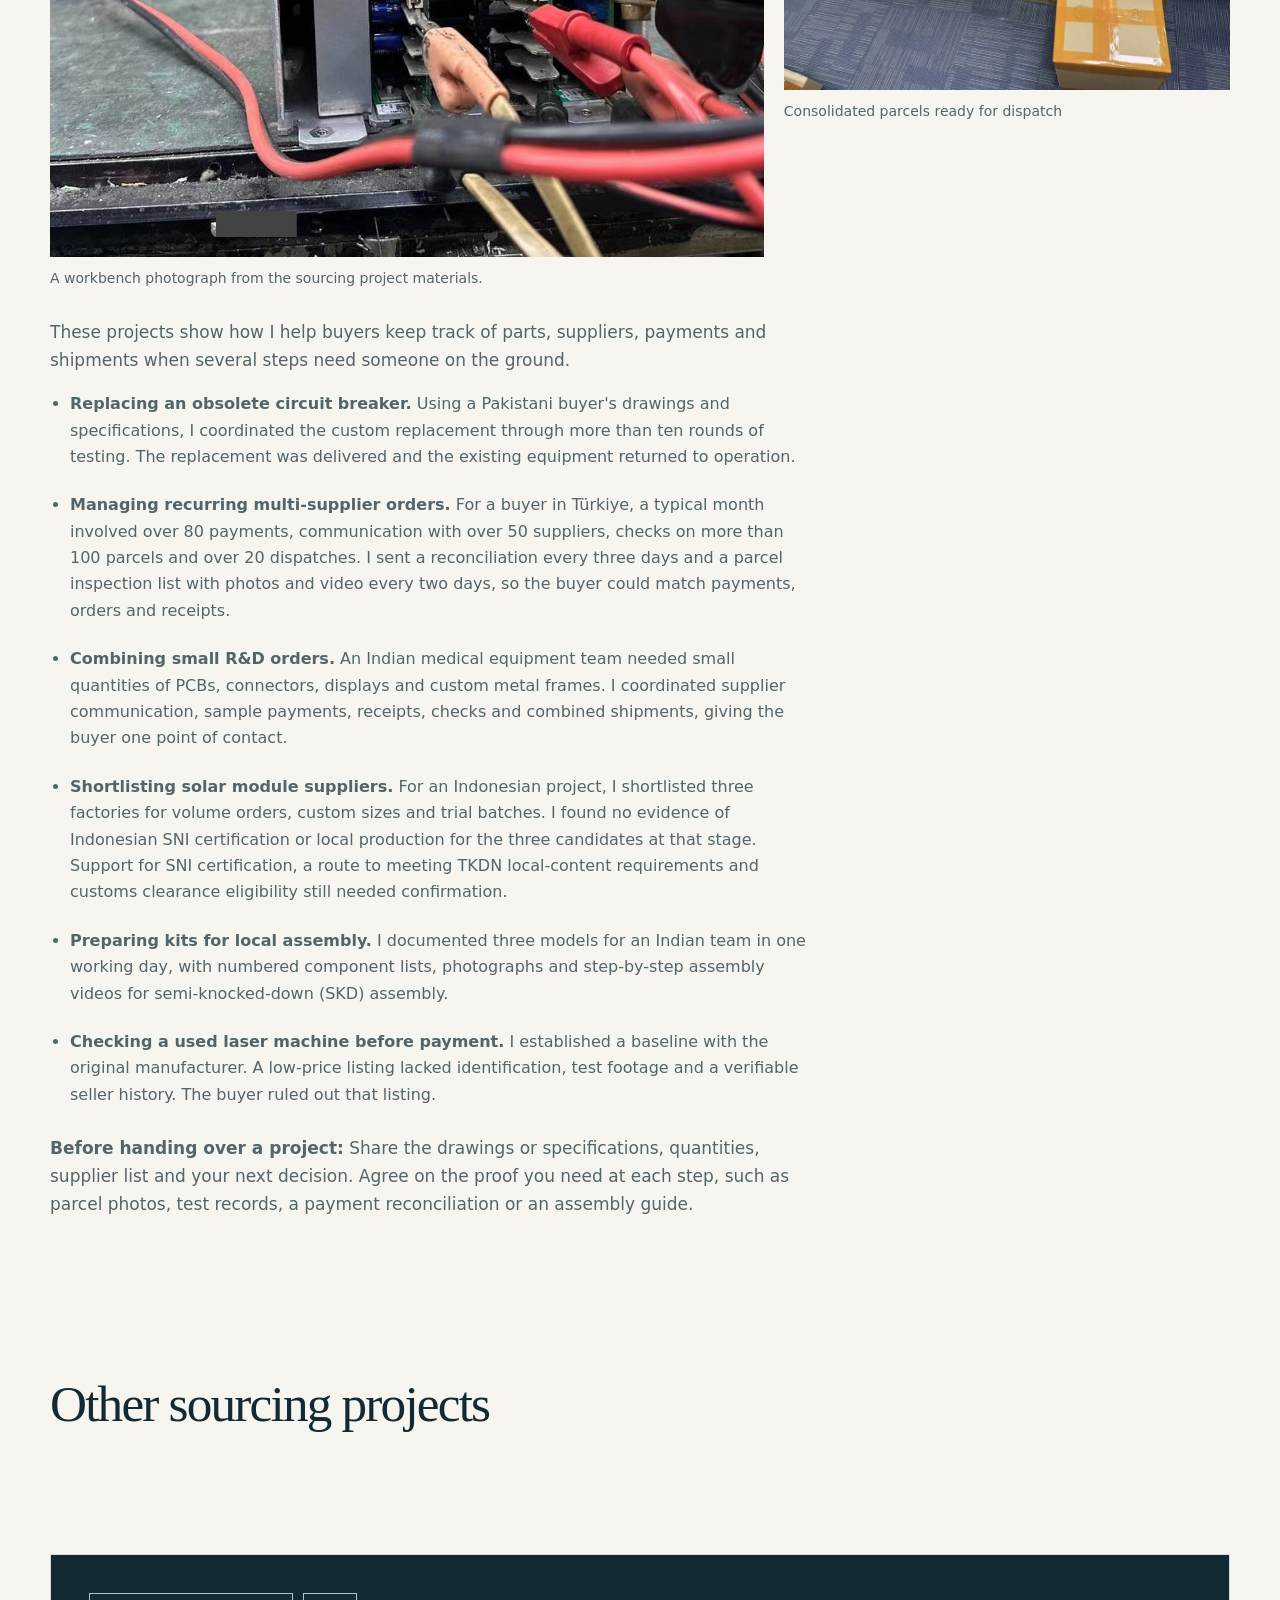
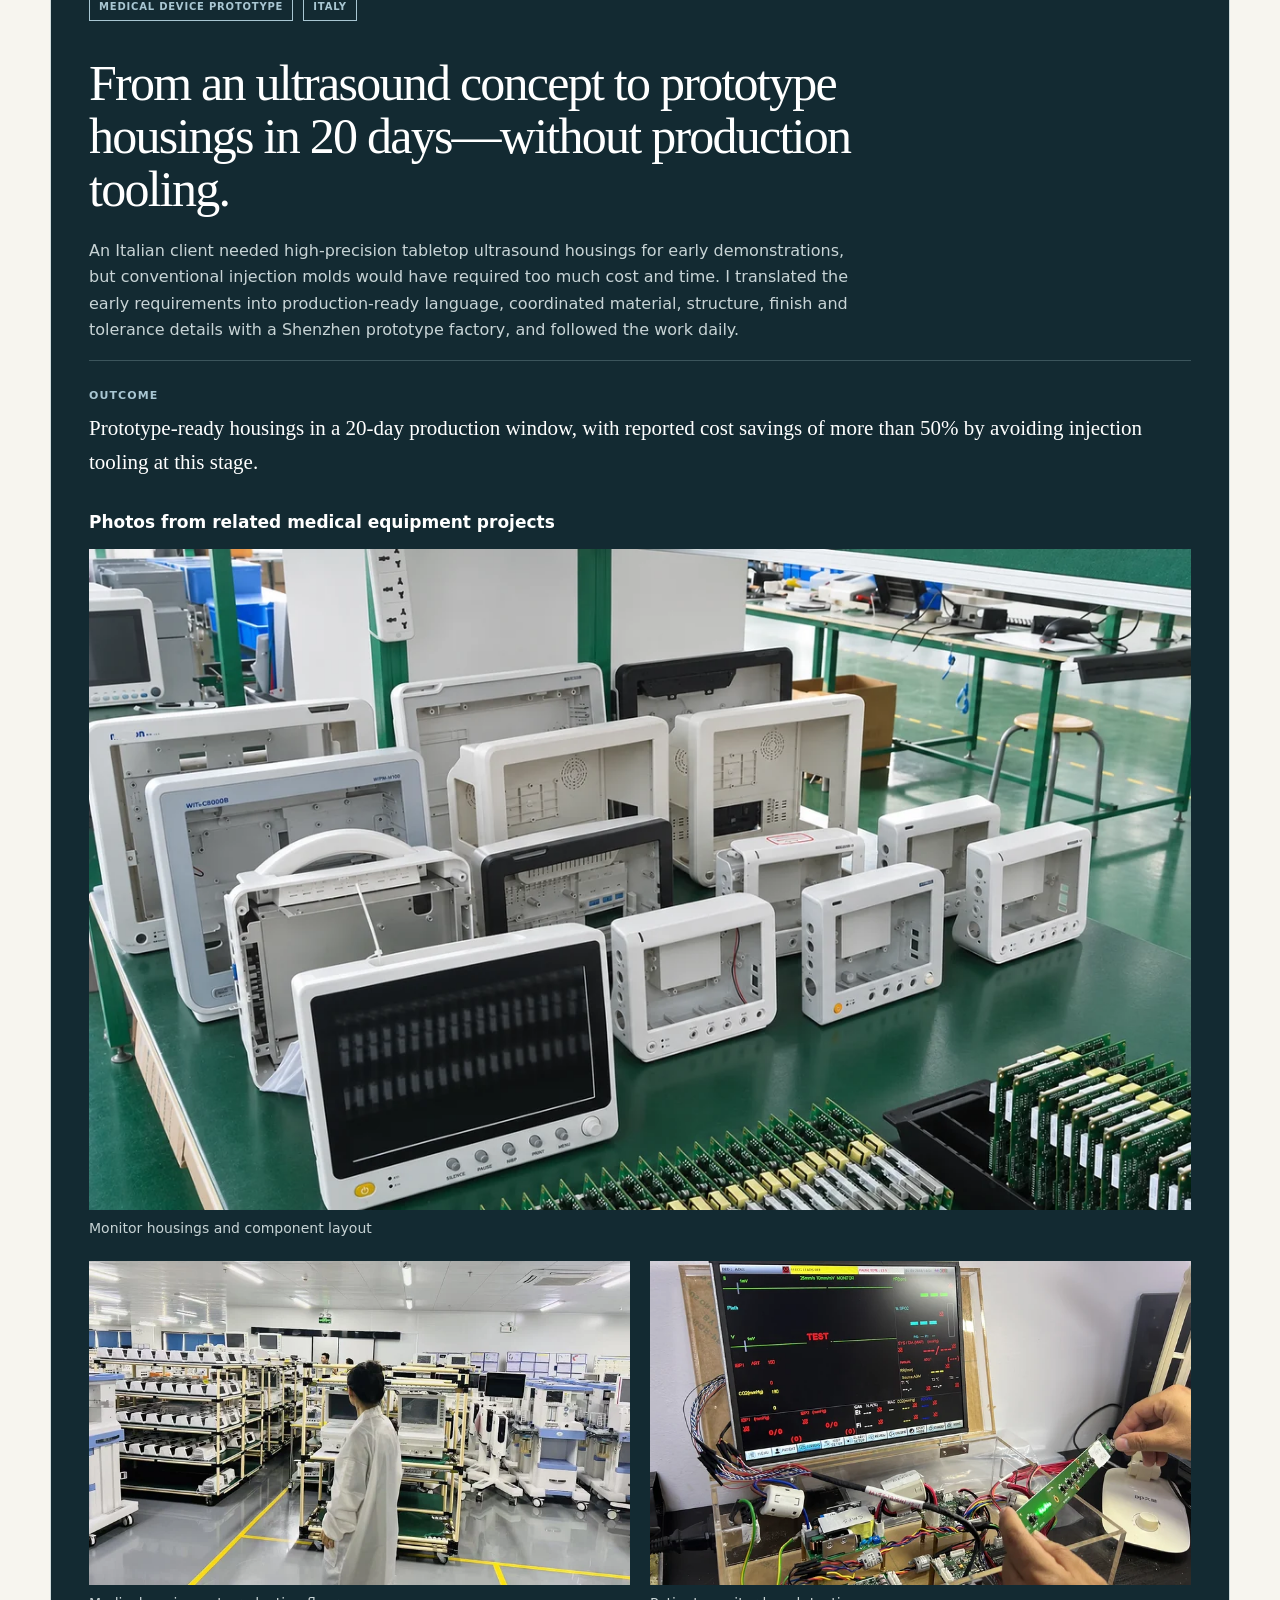
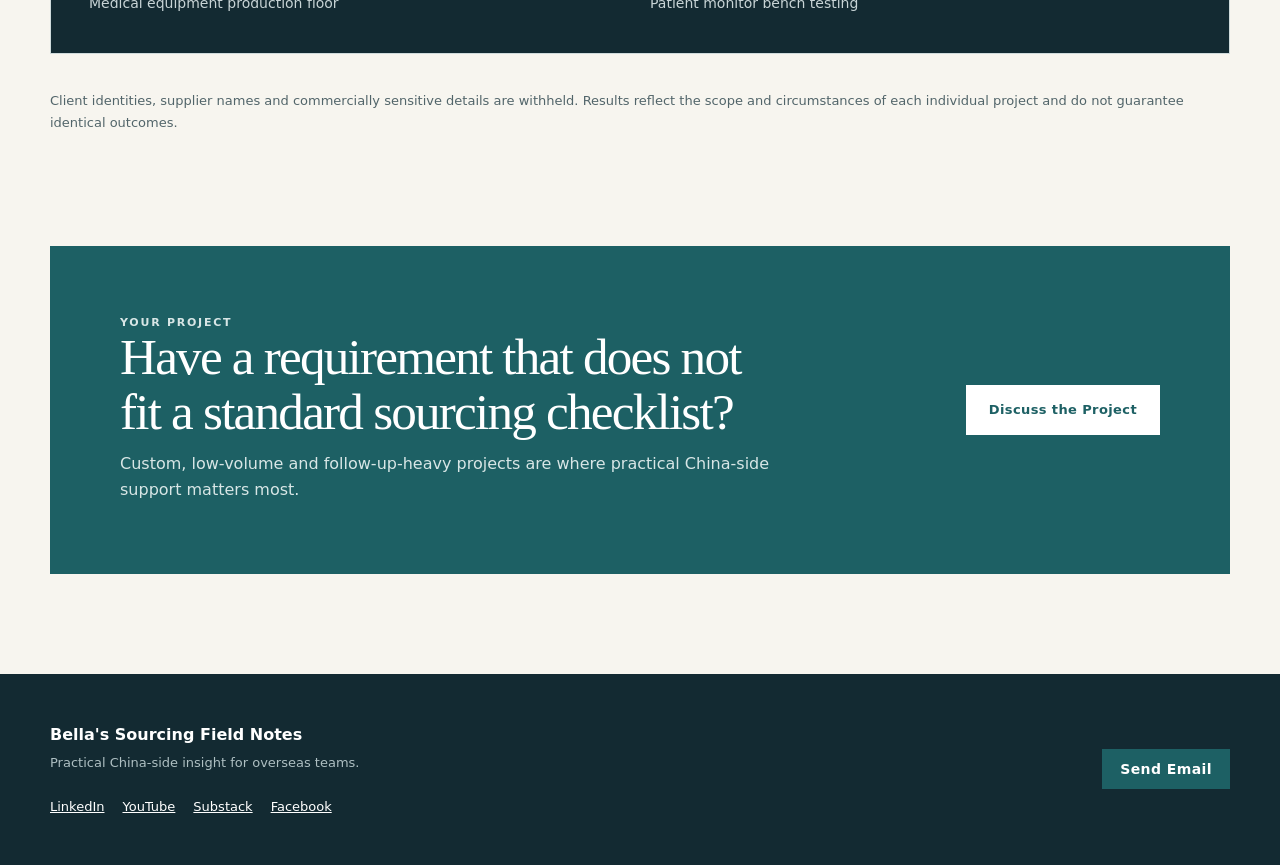
<file: case-studies.html>
<!doctype html>
<html lang="en">
<head>
  <meta charset="utf-8"><meta name="viewport" content="width=device-width, initial-scale=1">
  <title>China Sourcing Case Studies | Bella Cheng</title>
  <meta name="description" content="Real China sourcing case studies from Bella Cheng covering factory audits, product certification checks, small-batch procurement and supplier follow-up.">
  <link rel="canonical" href="https://bellachengsourcing.com/case-studies.html">
  <meta property="og:type" content="website"><meta property="og:url" content="https://bellachengsourcing.com/case-studies.html"><meta property="og:title" content="China Sourcing Case Studies | Bella Cheng"><meta property="og:description" content="Case studies on factory audits, cross-border certification and order follow-up in China."><meta property="og:image" content="https://bellachengsourcing.com/assets/og-preview.png"><meta name="twitter:card" content="summary_large_image"><meta name="twitter:image" content="https://bellachengsourcing.com/assets/og-preview.png">
  <link rel="icon" href="assets/favicon.svg" type="image/svg+xml"><link rel="stylesheet" href="styles.css">
</head>
<body>
  <a class="skip-link" href="#main">Skip to content</a>
  <header class="site-header"><a class="brand" href="index.html"><span class="brand-mark">B</span><span><strong>Bella Cheng</strong><small>Sourcing Field Notes</small></span></a><button class="menu-button" aria-expanded="false" aria-controls="site-nav">Menu</button><nav id="site-nav" class="site-nav" aria-label="Primary navigation"><a href="index.html">Home</a><a href="services.html">Services</a><a class="active" aria-current="page" href="case-studies.html">Case Studies</a><a href="field-notes.html">Field Notes</a><a href="about.html">About</a></nav><a class="button button-small header-cta" href="mailto:bellachengsourcing@hotmail.com?subject=Sourcing%20project%20inquiry&amp;body=Hi%20Bella%2C%0D%0A%0D%0AProduct%20or%20part%3A%0D%0ACurrent%20stage%3A%0D%0AWhat%20I%20need%20checked%20or%20followed%20up%20in%20China%3A%0D%0A%0D%0AThanks%2C%0D%0A">Send Email</a></header>
  <main id="main">
    <section class="page-hero"><div class="shell"><p class="breadcrumbs"><a href="index.html">Home</a> / Case Studies</p><div class="page-hero-inner"><p class="section-kicker">Selected project work</p><div><h1>China sourcing case studies</h1><p class="lead">How overseas buyers used on-the-ground evidence to assess suppliers, plan cross-border purchases and keep orders moving in China.</p></div></div></div></section>
    <section class="shell section-space story-stack" aria-label="Featured Sourcing Case Studies">
      <article class="story" id="supplier-audits">
        <h2>Supplier audits in China before placing an order</h2>
        <div class="story-layout">
          <div class="prose">
            <h3>Approved samples, unverified production</h3>
            <p>An Indian buyer's capacitor samples had passed testing. Before a bulk order, the buyer needed to know who would manufacture the parts and how quality and traceability would be controlled. The buyer joined my site visit by video. I reviewed the available quality documents, discussed labeling and batch records, and recorded which areas and processes were outside the scope of the visit.</p>
            <p>The visit did not independently establish the relationship between the seller and the stated factory or verify production and shipment controls. I recommended obtaining written evidence of that relationship, starting with a small trial order and following up during normal production.</p>
            <h3>Early-stage supplier selection for a custom display</h3>
            <p>An Indonesian manufacturer needed to assess whether a supplier could develop and reliably supply a specific 32-inch display. During the visit, the buyer joined remotely. I reviewed the facilities and asked about production ownership, test records, capacity, warranty and spare-parts support. The target model was absent and the lines were idle, so I recorded the supplier's capacity figures as unverified.</p>
            <p>The buyer received a list of evidence to request before committing, including recent production, inspection and aging-test records for the target model, and a follow-up visit while it was in production.</p>
            <p><strong>Before booking an audit:</strong> Tell me what decision the visit needs to support. An approved sample calls for checking who will make the order and how batches will be traced. A product still in development calls for evidence of model-specific capability, testing and long-term support. I report what I saw, what the supplier reported and what still needs a follow-up.</p>
          </div>
          <div class="story-gallery">
            <figure class="story-image">
              <img src="assets/case-audit-factory.webp" alt="Bella visiting an electronics factory floor" width="1200" height="630" loading="lazy">
              <figcaption>A supplier site visit. The audit report records which activities were observed and which still needed verification.</figcaption>
            </figure>
            <figure class="story-image"><img src="assets/case-audit-components.webp" alt="Capacitor samples on a supplier meeting table" width="960" height="640" loading="lazy"><figcaption>Capacitor samples reviewed during supplier discussions</figcaption></figure>
          </div>
        </div>
        <section class="audit-summary" id="audit-summary" aria-labelledby="audit-summary-title">
          <p class="section-kicker">Sample buyer deliverable</p>
          <h3 id="audit-summary-title">Anonymized pre-order audit summary</h3>
          <p>The buyer's capacitor samples had passed testing. Before placing a bulk order, the buyer needed to know who would make the parts and how the production batches would be controlled.</p>
          <dl>
            <div>
              <dt>What I observed</dt>
              <dd>I reviewed the quality documents made available during the visit, including a final inspection report. Access to the production areas was restricted, and the warehouse and dispatch areas were outside the visit scope.</dd>
            </div>
            <div>
              <dt>What the supplier reported</dt>
              <dd>The seller said it handled international sales and that a separate manufacturing entity would produce the parts.</dd>
            </div>
            <div>
              <dt>What still needed verification</dt>
              <dd>The seller's relationship with the stated manufacturer, the actual production and shipment controls, and how batch identifiers would link to inspection and shipment records.</dd>
            </div>
            <div>
              <dt>Recommended next step</dt>
              <dd>Ask for written evidence of the manufacturing relationship and agree on what must be recorded for each batch. Use a small trial order to check quality, delivery and consistency of records before scaling. Plan a follow-up visit during normal production if longer-term cooperation is likely.</dd>
            </div>
          </dl>
          <a class="button button-small" href="mailto:bellachengsourcing@hotmail.com?subject=Sourcing%20project%20inquiry&amp;body=Hi%20Bella%2C%0D%0A%0D%0AProduct%20or%20part%3A%0D%0ACurrent%20stage%3A%0D%0AWhat%20I%20need%20checked%20or%20followed%20up%20in%20China%3A%0D%0A%0D%0AThanks%2C%0D%0A">Discuss a supplier audit</a>
        </section>
      </article>
      <article class="story" id="market-and-certification">
        <h2>Market entry and product certification</h2>
        <div class="story-layout">
          <div class="prose">
            <h3>Entering China with a medical device</h3>
            <p>A Korean bone densitometry manufacturer needed to understand China's market before choosing a product position or channel partner. I compared procurement patterns and competing models, compiled domestic and imported product registrations, and mapped the companies behind selected brands. The resulting report gave the client a basis for discussing product positioning and screening potential partners.</p>
            <h3>Sourcing a custom adapter for India</h3>
            <p>An Indian buyer needed a power adapter built to its specifications. I evaluated four suppliers, discussed development and testing with manufacturers, and checked whether existing BIS certification documents covered the proposed configuration. I summarized the open questions about the exact model, production site, minimum order size, testing costs and who would handle certification.</p>
            <p>The buyer could compare a custom build in China with a supplier offering production in India, and identify what to confirm before commissioning samples or committing to a purchase.</p>
            <p><strong>Before committing to a market or supplier:</strong> If you're entering China, start with registered models, the companies behind them and who buys them. If you're sourcing from China for another market, ask the supplier's technical or regulatory team to confirm in writing whether the certificate covers the proposed model, factory and, where applicable, the importer. Agree who will handle any additional testing and what it will cost.</p>
          </div>
          <div class="story-gallery">
            <figure class="story-image">
              <img src="assets/case-adapter.jpg" alt="Power adapter connector examined by hand" width="900" height="600" loading="lazy">
              <figcaption>A power adapter reviewed during supplier evaluation. The proposed model and specification were central to the certification review.</figcaption>
            </figure>
            <figure class="story-image"><img src="assets/case-power-assembly.webp" alt="Power supply circuit board on production equipment" width="960" height="640" loading="lazy"><figcaption>Power supply assembly observed at a supplier site</figcaption></figure>
          </div>
        </div>
      </article>
      <article class="story" id="sourcing-execution">
        <h2>Small-batch sourcing and order follow-up in China</h2>
        <div class="story-layout">
          <div class="prose">
            <p>These projects show how I help buyers keep track of parts, suppliers, payments and shipments when several steps need someone on the ground.</p>
            <ul class="story-examples">
              <li><strong>Replacing an obsolete circuit breaker.</strong> Using a Pakistani buyer's drawings and specifications, I coordinated the custom replacement through more than ten rounds of testing. The replacement was delivered and the existing equipment returned to operation.</li>
              <li><strong>Managing recurring multi-supplier orders.</strong> For a buyer in Türkiye, a typical month involved over 80 payments, communication with over 50 suppliers, checks on more than 100 parcels and over 20 dispatches. I sent a reconciliation every three days and a parcel inspection list with photos and video every two days, so the buyer could match payments, orders and receipts.</li>
              <li><strong>Combining small R&amp;D orders.</strong> An Indian medical equipment team needed small quantities of PCBs, connectors, displays and custom metal frames. I coordinated supplier communication, sample payments, receipts, checks and combined shipments, giving the buyer one point of contact.</li>
              <li><strong>Shortlisting solar module suppliers.</strong> For an Indonesian project, I shortlisted three factories for volume orders, custom sizes and trial batches. I found no evidence of Indonesian SNI certification or local production for the three candidates at that stage. Support for SNI certification, a route to meeting TKDN local-content requirements and customs clearance eligibility still needed confirmation.</li>
              <li><strong>Preparing kits for local assembly.</strong> I documented three models for an Indian team in one working day, with numbered component lists, photographs and step-by-step assembly videos for semi-knocked-down (SKD) assembly.</li>
              <li><strong>Checking a used laser machine before payment.</strong> I established a baseline with the original manufacturer. A low-price listing lacked identification, test footage and a verifiable seller history. The buyer ruled out that listing.</li>
            </ul>
            <p><strong>Before handing over a project:</strong> Share the drawings or specifications, quantities, supplier list and your next decision. Agree on the proof you need at each step, such as parcel photos, test records, a payment reconciliation or an assembly guide.</p>
          </div>
          <div class="story-gallery">
            <figure class="story-image">
              <img src="assets/case-execution.jpg" alt="Electronic equipment connected to test leads on a workbench" width="900" height="600" loading="lazy">
              <figcaption>A workbench photograph from the sourcing project materials.</figcaption>
            </figure>
            <figure class="story-image"><img src="assets/case-order-parcels.webp" alt="Sealed parcels grouped together before dispatch" width="960" height="640" loading="lazy"><figcaption>Consolidated parcels ready for dispatch</figcaption></figure>
          </div>
        </div>
      </article>
    </section>
    <div class="shell"><h2>Other sourcing projects</h2></div>
    <section class="content-section"><div class="shell case-grid">
      <article class="case-card">
        <div class="case-meta"><span class="tag">Medical Device Prototype</span><span class="tag">Italy</span></div>
        <h2>From an ultrasound concept to prototype housings in 20 days—without production tooling.</h2>
        <p>An Italian client needed high-precision tabletop ultrasound housings for early demonstrations, but conventional injection molds would have required too much cost and time. I translated the early requirements into production-ready language, coordinated material, structure, finish and tolerance details with a Shenzhen prototype factory, and followed the work daily.</p>
        <div class="case-outcome"><strong>Outcome</strong><span>Prototype-ready housings in a 20-day production window, with reported cost savings of more than 50% by avoiding injection tooling at this stage.</span></div>
        <section class="prototype-photos" aria-labelledby="prototype-photos-heading">
          <h3 id="prototype-photos-heading">Photos from related medical equipment projects</h3>
          <div class="prototype-gallery">
            <figure>
              <img src="assets/medical-device-housings.webp" alt="Open medical monitor housings and circuit boards laid out on a workbench" width="1200" height="720" loading="lazy">
              <figcaption>Monitor housings and component layout</figcaption>
            </figure>
            <figure>
              <img src="assets/medical-device-production.webp" alt="Racks of medical monitors on a production floor" width="800" height="480" loading="lazy">
              <figcaption>Medical equipment production floor</figcaption>
            </figure>
            <figure>
              <img src="assets/medical-device-bench-test.webp" alt="Open patient monitor connected to a circuit board during a bench test" width="800" height="480" loading="lazy">
              <figcaption>Patient monitor bench testing</figcaption>
            </figure>
          </div>
        </section>
      </article>

    </div><p class="shell privacy-note">Client identities, supplier names and commercially sensitive details are withheld. Results reflect the scope and circumstances of each individual project and do not guarantee identical outcomes.</p></section>
    <section class="shell cta-panel"><div><p class="section-kicker">Your project</p><h2>Have a requirement that does not fit a standard sourcing checklist?</h2><p>Custom, low-volume and follow-up-heavy projects are where practical China-side support matters most.</p></div><a class="button" href="mailto:bellachengsourcing@hotmail.com?subject=Sourcing%20project%20inquiry&amp;body=Hi%20Bella%2C%0D%0A%0D%0AProduct%20or%20part%3A%0D%0ACurrent%20stage%3A%0D%0AWhat%20I%20need%20checked%20or%20followed%20up%20in%20China%3A%0D%0A%0D%0AThanks%2C%0D%0A">Discuss the Project</a></section>
  </main>
  <footer class="site-footer"><div class="shell footer-grid"><div><strong>Bella's Sourcing Field Notes</strong><p>Practical China-side insight for overseas teams.</p><div class="social-links"><a href="https://www.linkedin.com/in/bellacxy">LinkedIn</a><a href="https://www.youtube.com/@bellachinasourcing">YouTube</a><a href="https://substack.com/@bellasourcingnotes">Substack</a><a href="https://www.facebook.com/people/Bella-China-Medical-Sourcing/100085035221209/">Facebook</a></div></div><a class="button button-small" href="mailto:bellachengsourcing@hotmail.com?subject=Sourcing%20project%20inquiry&amp;body=Hi%20Bella%2C%0D%0A%0D%0AProduct%20or%20part%3A%0D%0ACurrent%20stage%3A%0D%0AWhat%20I%20need%20checked%20or%20followed%20up%20in%20China%3A%0D%0A%0D%0AThanks%2C%0D%0A">Send Email</a></div></footer><script src="script.js"></script>
</body></html>
</file>
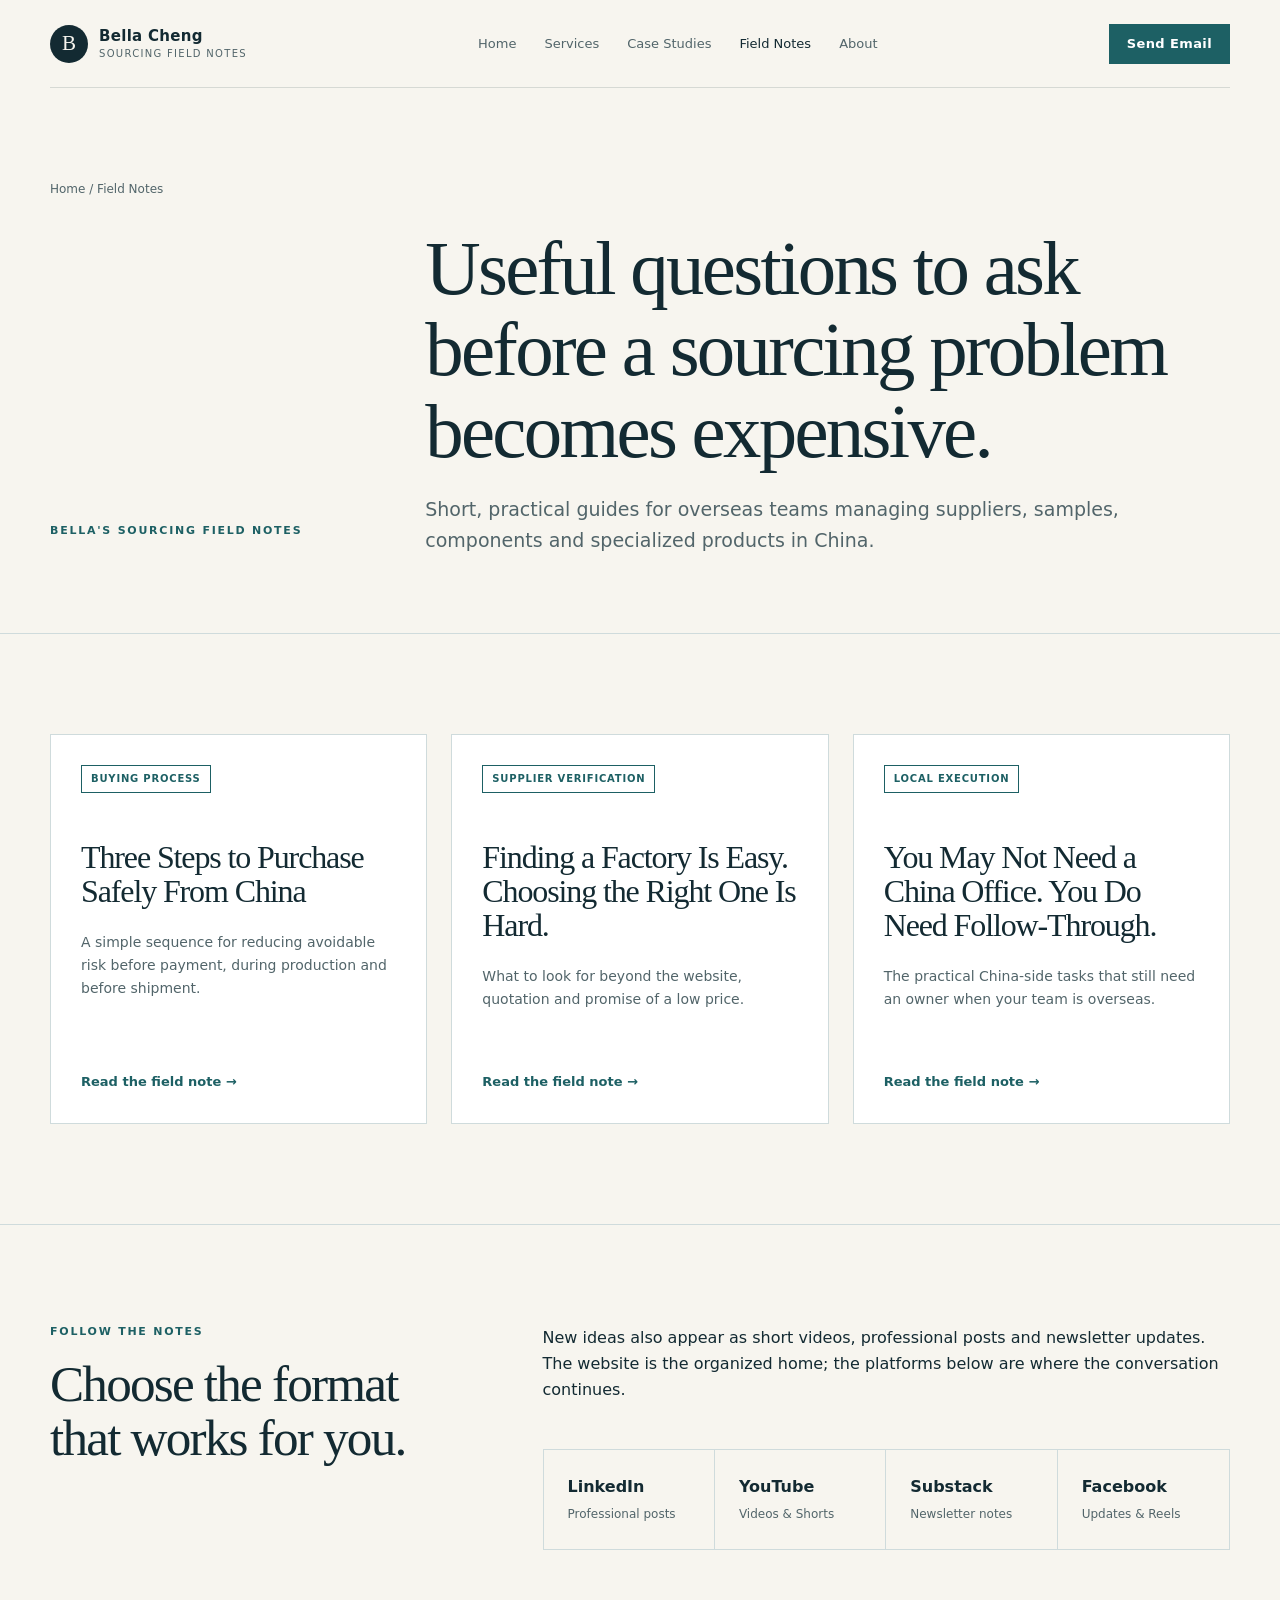
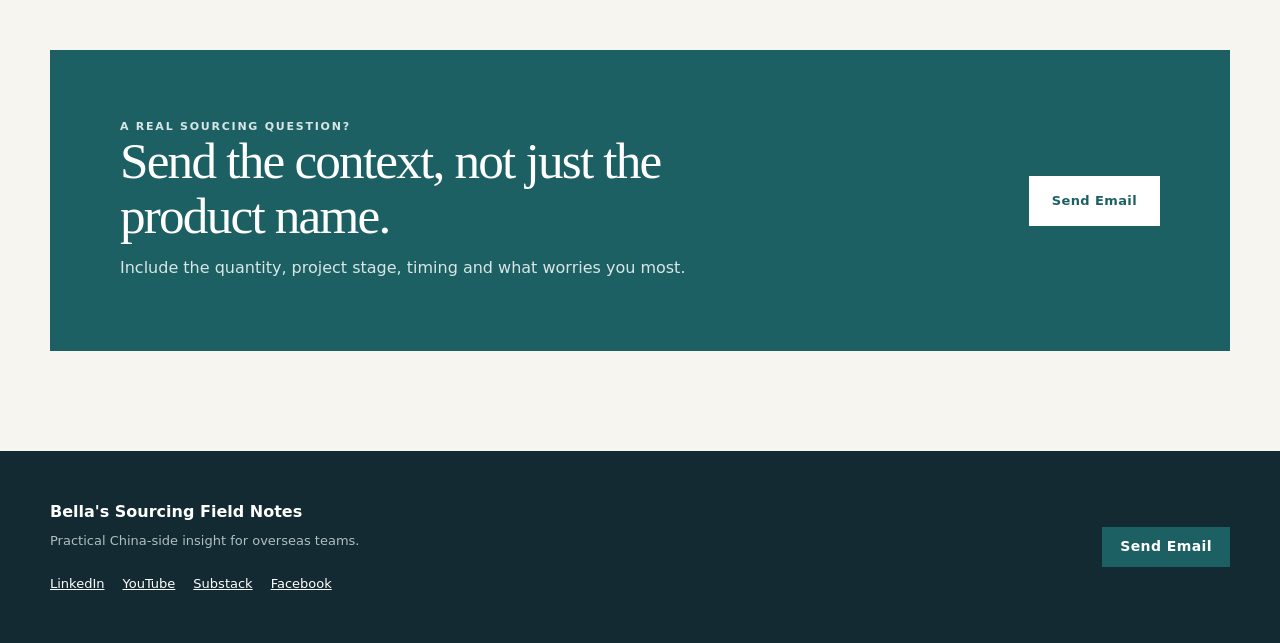
<file: field-notes.html>
<!doctype html>
<html lang="en">
<head>
  <meta charset="utf-8"><meta name="viewport" content="width=device-width, initial-scale=1">
  <title>Bella's Sourcing Field Notes | Practical China Sourcing Guides</title>
  <meta name="description" content="Practical English guides on supplier verification, safer purchasing and managing China sourcing without a local office.">
  <link rel="canonical" href="https://bellachengsourcing.com/field-notes.html">
  <meta property="og:type" content="website"><meta property="og:url" content="https://bellachengsourcing.com/field-notes.html"><meta property="og:title" content="Bella's Sourcing Field Notes"><meta property="og:description" content="Practical guides for overseas teams managing suppliers and specialized products in China."><meta property="og:image" content="https://bellachengsourcing.com/assets/og-preview.png"><meta name="twitter:card" content="summary_large_image"><meta name="twitter:image" content="https://bellachengsourcing.com/assets/og-preview.png">
  <link rel="icon" href="assets/favicon.svg" type="image/svg+xml"><link rel="stylesheet" href="styles.css">
</head>
<body>
  <a class="skip-link" href="#main">Skip to content</a>
  <header class="site-header"><a class="brand" href="index.html"><span class="brand-mark">B</span><span><strong>Bella Cheng</strong><small>Sourcing Field Notes</small></span></a><button class="menu-button" aria-expanded="false" aria-controls="site-nav">Menu</button><nav id="site-nav" class="site-nav" aria-label="Primary navigation"><a href="index.html">Home</a><a href="services.html">Services</a><a href="case-studies.html">Case Studies</a><a class="active" aria-current="page" href="field-notes.html">Field Notes</a><a href="about.html">About</a></nav><a class="button button-small header-cta" href="mailto:bellachengsourcing@hotmail.com?subject=Sourcing%20project%20inquiry&amp;body=Hi%20Bella%2C%0D%0A%0D%0AProduct%20or%20part%3A%0D%0ACurrent%20stage%3A%0D%0AWhat%20I%20need%20checked%20or%20followed%20up%20in%20China%3A%0D%0A%0D%0AThanks%2C%0D%0A">Send Email</a></header>
  <main id="main">
    <section class="page-hero"><div class="shell"><p class="breadcrumbs"><a href="index.html">Home</a> / Field Notes</p><div class="page-hero-inner"><p class="section-kicker">Bella's Sourcing Field Notes</p><div><h1>Useful questions to ask before a sourcing problem becomes expensive.</h1><p class="lead">Short, practical guides for overseas teams managing suppliers, samples, components and specialized products in China.</p></div></div></div></section>
    <section class="content-section"><div class="shell notes-grid">
      <a class="note-card" href="articles/three-steps-to-purchase-safely.html"><span class="tag">Buying Process</span><h2>Three Steps to Purchase Safely From China</h2><p>A simple sequence for reducing avoidable risk before payment, during production and before shipment.</p><span class="read-more">Read the field note →</span></a>
      <a class="note-card" href="articles/how-to-verify-a-chinese-supplier.html"><span class="tag">Supplier Verification</span><h2>Finding a Factory Is Easy. Choosing the Right One Is Hard.</h2><p>What to look for beyond the website, quotation and promise of a low price.</p><span class="read-more">Read the field note →</span></a>
      <a class="note-card" href="articles/china-office-vs-local-execution.html"><span class="tag">Local Execution</span><h2>You May Not Need a China Office. You Do Need Follow-Through.</h2><p>The practical China-side tasks that still need an owner when your team is overseas.</p><span class="read-more">Read the field note →</span></a>
    </div></section>
    <section class="content-section"><div class="shell two-column"><div><p class="section-kicker">Follow the notes</p><h2>Choose the format that works for you.</h2></div><div><p>New ideas also appear as short videos, professional posts and newsletter updates. The website is the organized home; the platforms below are where the conversation continues.</p><div class="platform-strip"><a href="https://www.linkedin.com/in/bellacxy"><strong>LinkedIn</strong><span>Professional posts</span></a><a href="https://www.youtube.com/@bellachinasourcing"><strong>YouTube</strong><span>Videos & Shorts</span></a><a href="https://substack.com/@bellasourcingnotes"><strong>Substack</strong><span>Newsletter notes</span></a><a href="https://www.facebook.com/people/Bella-China-Medical-Sourcing/100085035221209/"><strong>Facebook</strong><span>Updates & Reels</span></a></div></div></div></section>
    <section class="shell cta-panel"><div><p class="section-kicker">A real sourcing question?</p><h2>Send the context, not just the product name.</h2><p>Include the quantity, project stage, timing and what worries you most.</p></div><a class="button" href="mailto:bellachengsourcing@hotmail.com?subject=Sourcing%20project%20inquiry&amp;body=Hi%20Bella%2C%0D%0A%0D%0AProduct%20or%20part%3A%0D%0ACurrent%20stage%3A%0D%0AWhat%20I%20need%20checked%20or%20followed%20up%20in%20China%3A%0D%0A%0D%0AThanks%2C%0D%0A">Send Email</a></section>
  </main>
  <footer class="site-footer"><div class="shell footer-grid"><div><strong>Bella's Sourcing Field Notes</strong><p>Practical China-side insight for overseas teams.</p><div class="social-links"><a href="https://www.linkedin.com/in/bellacxy">LinkedIn</a><a href="https://www.youtube.com/@bellachinasourcing">YouTube</a><a href="https://substack.com/@bellasourcingnotes">Substack</a><a href="https://www.facebook.com/people/Bella-China-Medical-Sourcing/100085035221209/">Facebook</a></div></div><a class="button button-small" href="mailto:bellachengsourcing@hotmail.com?subject=Sourcing%20project%20inquiry&amp;body=Hi%20Bella%2C%0D%0A%0D%0AProduct%20or%20part%3A%0D%0ACurrent%20stage%3A%0D%0AWhat%20I%20need%20checked%20or%20followed%20up%20in%20China%3A%0D%0A%0D%0AThanks%2C%0D%0A">Send Email</a></div></footer><script src="script.js"></script>
</body></html>
</file>
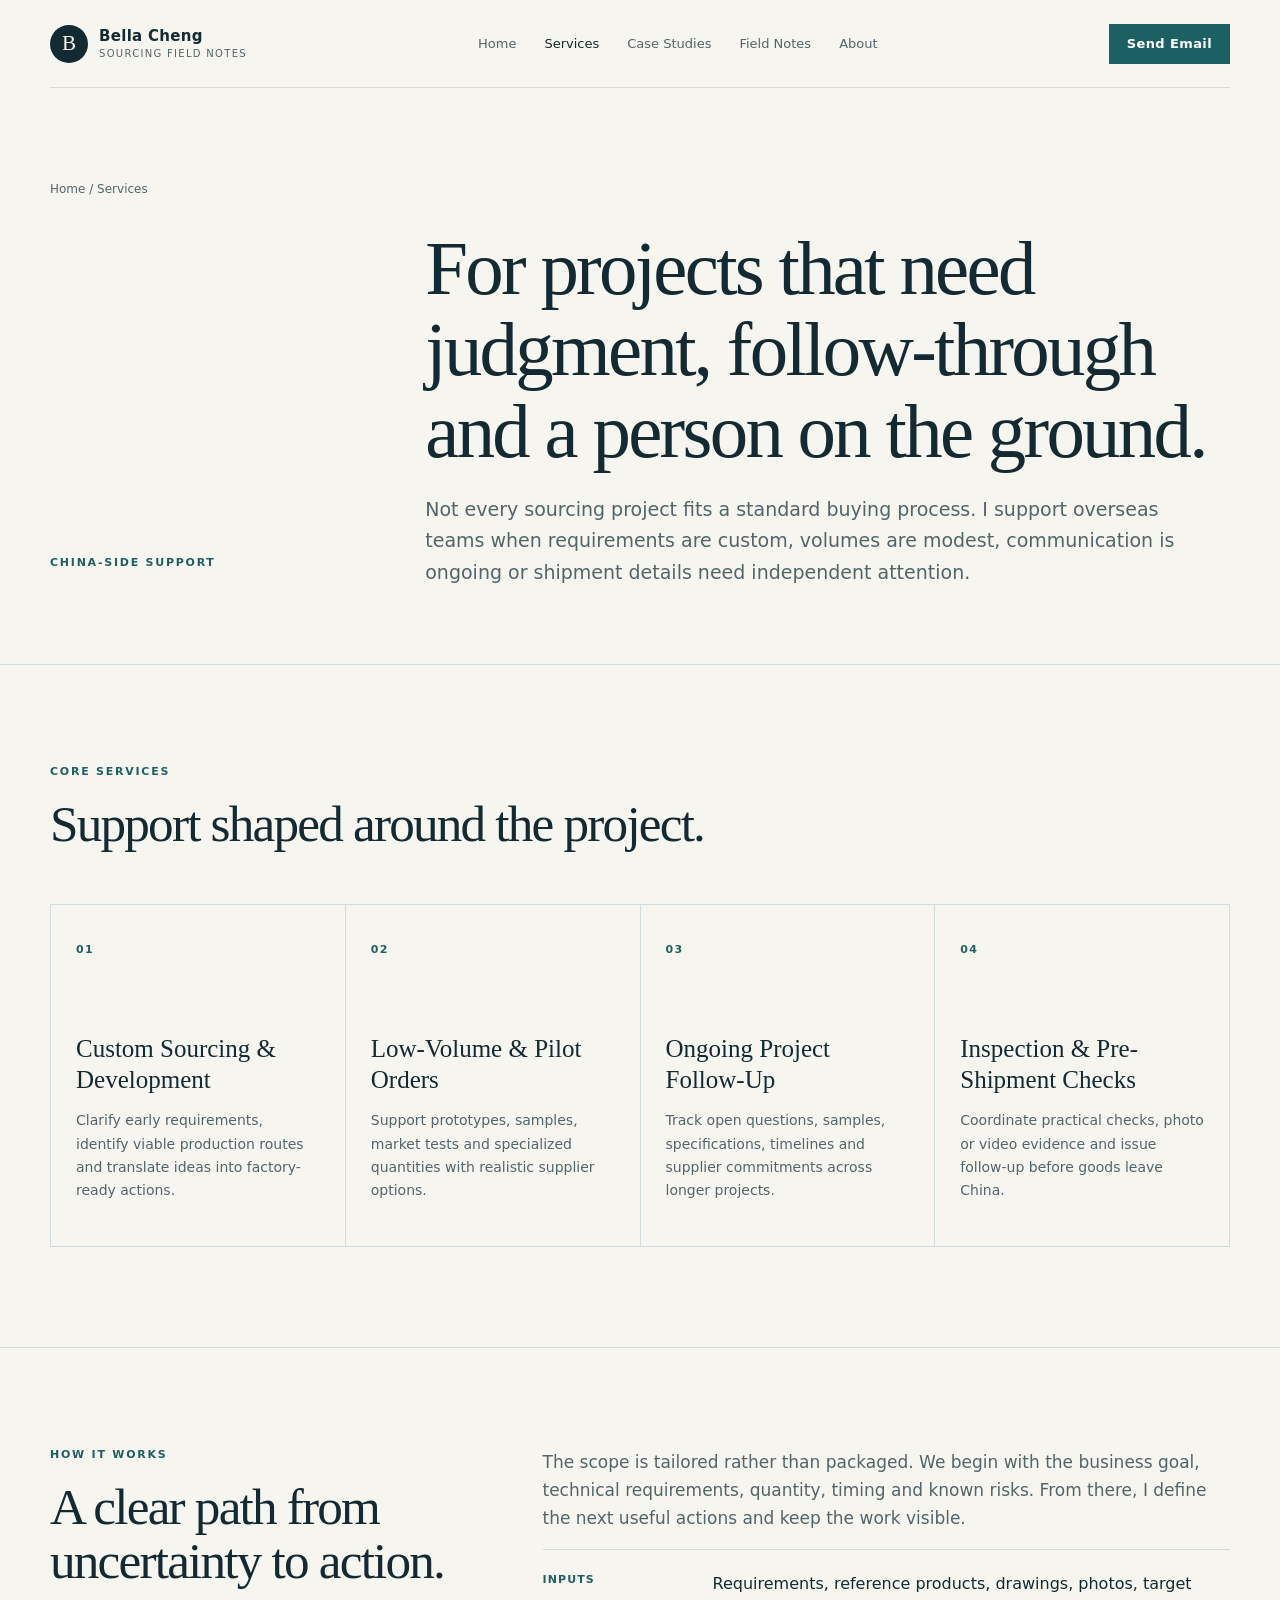
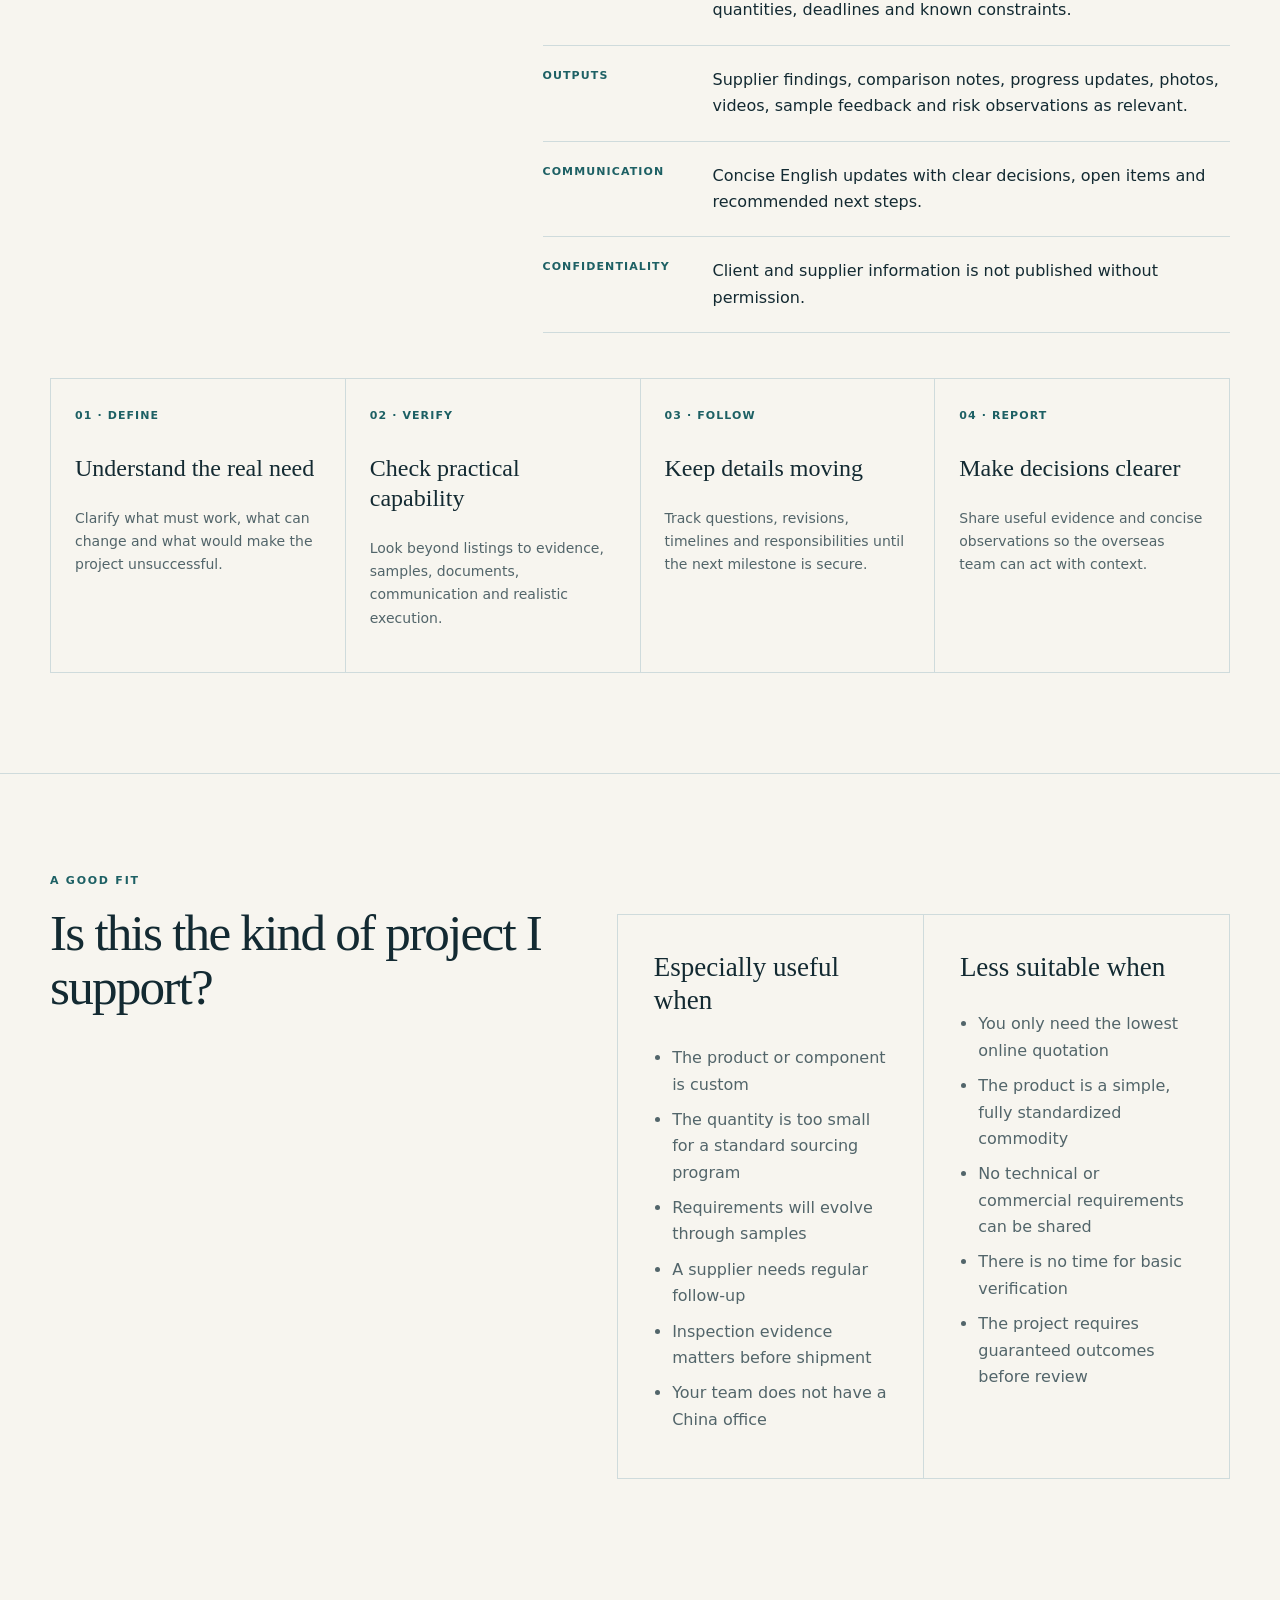
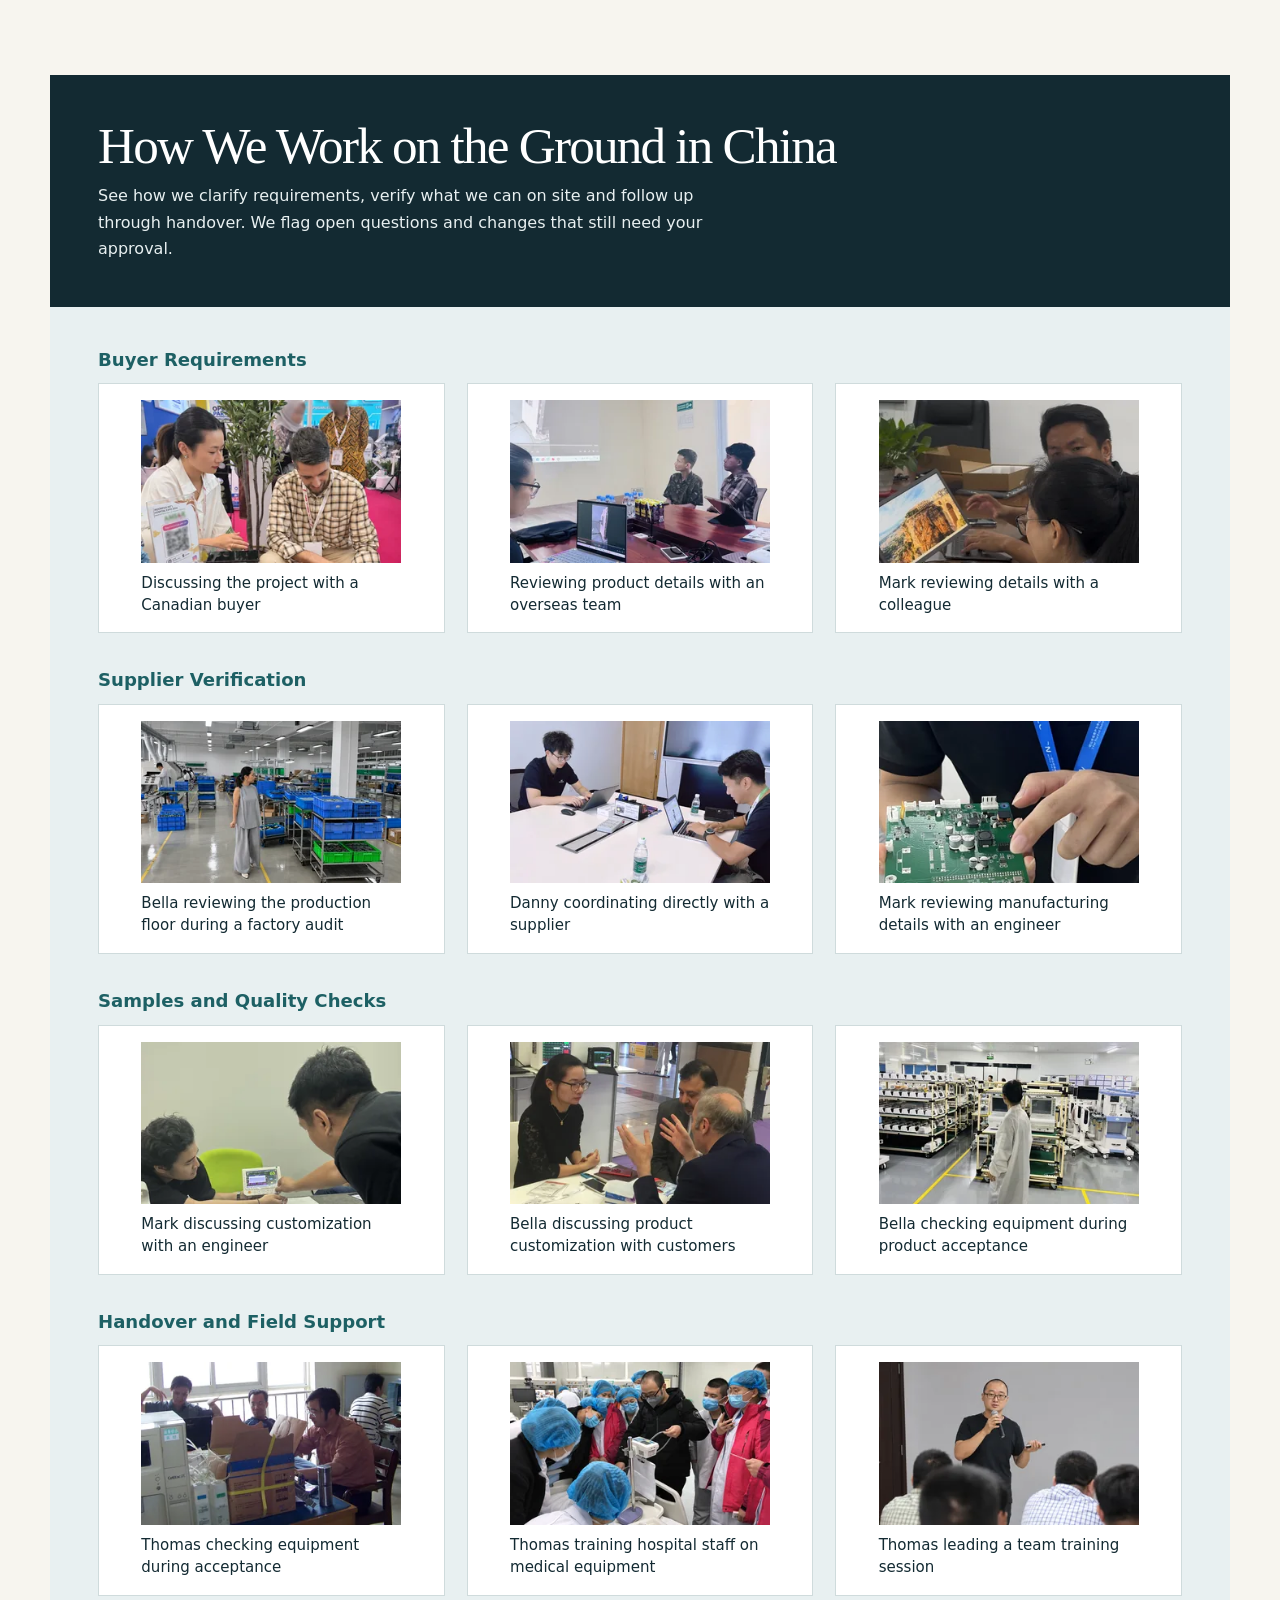
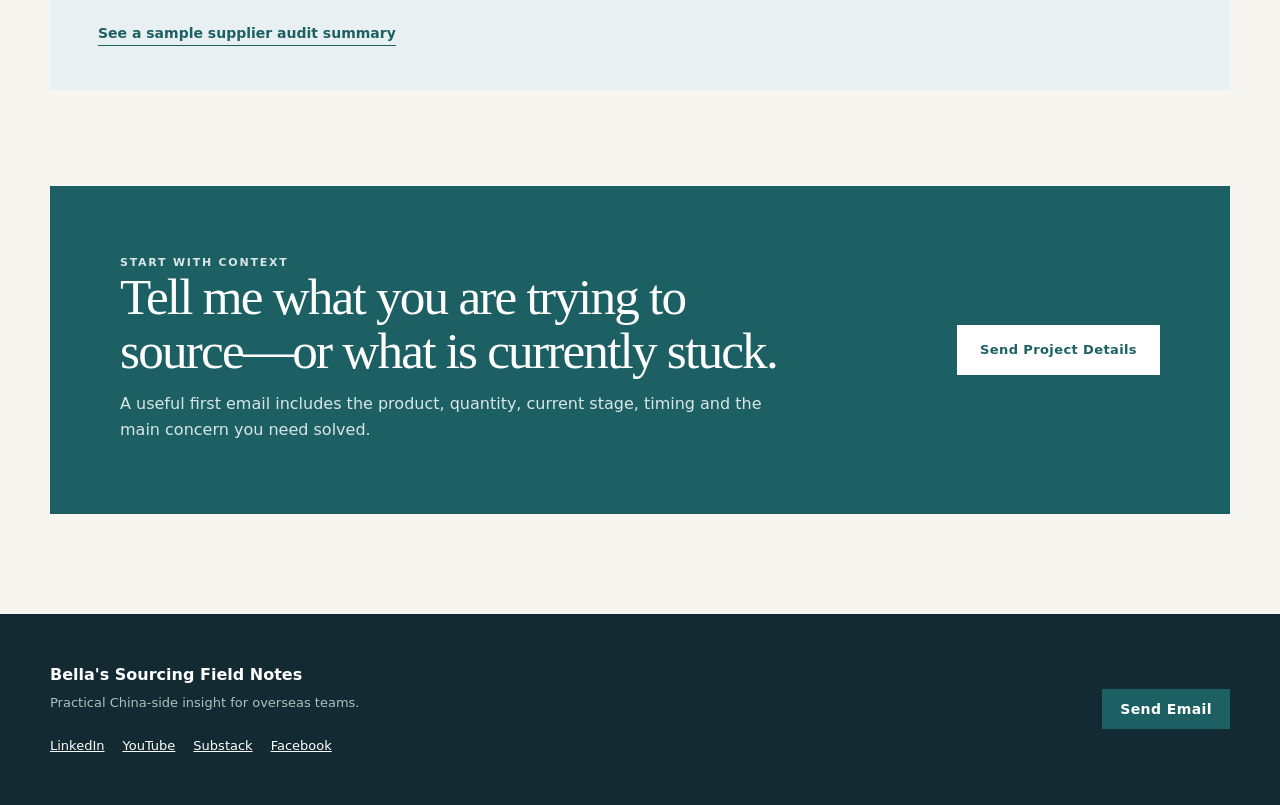
<file: services.html>
<!doctype html>
<html lang="en">
<head>
  <meta charset="utf-8"><meta name="viewport" content="width=device-width, initial-scale=1">
  <title>China Sourcing Services | Bella Cheng</title>
  <meta name="description" content="Custom sourcing, low-volume project support, ongoing supplier follow-up and inspection coordination from Shenzhen, China.">
  <link rel="canonical" href="https://bellachengsourcing.com/services.html">
  <meta property="og:type" content="website"><meta property="og:url" content="https://bellachengsourcing.com/services.html"><meta property="og:title" content="China Sourcing Services | Bella Cheng"><meta property="og:description" content="Custom sourcing, low-volume project support, ongoing follow-up and inspection coordination from Shenzhen."><meta property="og:image" content="https://bellachengsourcing.com/assets/og-preview.png"><meta name="twitter:card" content="summary_large_image"><meta name="twitter:image" content="https://bellachengsourcing.com/assets/og-preview.png">
  <link rel="icon" href="assets/favicon.svg" type="image/svg+xml"><link rel="stylesheet" href="styles.css?v=team-work-12">
</head>
<body>
  <a class="skip-link" href="#main">Skip to content</a>
  <header class="site-header">
    <a class="brand" href="index.html"><span class="brand-mark">B</span><span><strong>Bella Cheng</strong><small>Sourcing Field Notes</small></span></a>
    <button class="menu-button" aria-expanded="false" aria-controls="site-nav">Menu</button>
    <nav id="site-nav" class="site-nav" aria-label="Primary navigation"><a href="index.html">Home</a><a class="active" aria-current="page" href="services.html">Services</a><a href="case-studies.html">Case Studies</a><a href="field-notes.html">Field Notes</a><a href="about.html">About</a></nav>
    <a class="button button-small header-cta" href="mailto:bellachengsourcing@hotmail.com?subject=Sourcing%20project%20inquiry&amp;body=Hi%20Bella%2C%0D%0A%0D%0AProduct%20or%20part%3A%0D%0ACurrent%20stage%3A%0D%0AWhat%20I%20need%20checked%20or%20followed%20up%20in%20China%3A%0D%0A%0D%0AThanks%2C%0D%0A">Send Email</a>
  </header>
  <main id="main">
    <section class="page-hero"><div class="shell"><p class="breadcrumbs"><a href="index.html">Home</a> / Services</p><div class="page-hero-inner"><p class="section-kicker">China-side support</p><div><h1>For projects that need judgment, follow-through and a person on the ground.</h1><p class="lead">Not every sourcing project fits a standard buying process. I support overseas teams when requirements are custom, volumes are modest, communication is ongoing or shipment details need independent attention.</p></div></div></div></section>

    <section class="content-section"><div class="shell"><div class="section-heading"><p class="section-kicker">Core services</p><h2>Support shaped around the project.</h2></div><div class="service-grid">
      <article class="service-card"><span>01</span><h3>Custom Sourcing & Development</h3><p>Clarify early requirements, identify viable production routes and translate ideas into factory-ready actions.</p></article>
      <article class="service-card"><span>02</span><h3>Low-Volume & Pilot Orders</h3><p>Support prototypes, samples, market tests and specialized quantities with realistic supplier options.</p></article>
      <article class="service-card"><span>03</span><h3>Ongoing Project Follow-Up</h3><p>Track open questions, samples, specifications, timelines and supplier commitments across longer projects.</p></article>
      <article class="service-card"><span>04</span><h3>Inspection & Pre-Shipment Checks</h3><p>Coordinate practical checks, photo or video evidence and issue follow-up before goods leave China.</p></article>
    </div></div></section>

    <section class="content-section"><div class="shell two-column"><div><p class="section-kicker">How it works</p><h2>A clear path from uncertainty to action.</h2></div><div class="prose"><p>The scope is tailored rather than packaged. We begin with the business goal, technical requirements, quantity, timing and known risks. From there, I define the next useful actions and keep the work visible.</p><dl class="detail-list">
      <div><dt>Inputs</dt><dd>Requirements, reference products, drawings, photos, target quantities, deadlines and known constraints.</dd></div>
      <div><dt>Outputs</dt><dd>Supplier findings, comparison notes, progress updates, photos, videos, sample feedback and risk observations as relevant.</dd></div>
      <div><dt>Communication</dt><dd>Concise English updates with clear decisions, open items and recommended next steps.</dd></div>
      <div><dt>Confidentiality</dt><dd>Client and supplier information is not published without permission.</dd></div>
    </dl></div></div>
    <div class="shell process-list">
      <article class="process-step"><strong>01 · DEFINE</strong><h3>Understand the real need</h3><p>Clarify what must work, what can change and what would make the project unsuccessful.</p></article>
      <article class="process-step"><strong>02 · VERIFY</strong><h3>Check practical capability</h3><p>Look beyond listings to evidence, samples, documents, communication and realistic execution.</p></article>
      <article class="process-step"><strong>03 · FOLLOW</strong><h3>Keep details moving</h3><p>Track questions, revisions, timelines and responsibilities until the next milestone is secure.</p></article>
      <article class="process-step"><strong>04 · REPORT</strong><h3>Make decisions clearer</h3><p>Share useful evidence and concise observations so the overseas team can act with context.</p></article>
    </div></section>

    <section class="content-section"><div class="shell two-column-narrow"><div><p class="section-kicker">A good fit</p><h2>Is this the kind of project I support?</h2></div><div class="fit-grid"><article class="fit-card"><h3>Especially useful when</h3><ul><li>The product or component is custom</li><li>The quantity is too small for a standard sourcing program</li><li>Requirements will evolve through samples</li><li>A supplier needs regular follow-up</li><li>Inspection evidence matters before shipment</li><li>Your team does not have a China office</li></ul></article><article class="fit-card"><h3>Less suitable when</h3><ul><li>You only need the lowest online quotation</li><li>The product is a simple, fully standardized commodity</li><li>No technical or commercial requirements can be shared</li><li>There is no time for basic verification</li><li>The project requires guaranteed outcomes before review</li></ul></article></div></div></section>

    <section class="shell team-work" id="team-at-work" aria-labelledby="team-at-work-heading">
      <div class="section-heading">
        <h2 id="team-at-work-heading">How We Work on the Ground in China</h2>
        <p>See how we clarify requirements, verify what we can on site and follow up through handover. We flag open questions and changes that still need your approval.</p>
      </div>
      <div class="team-work-group">
        <h3>Buyer Requirements</h3>
        <div class="team-work-grid">
          <figure class="team-work-card">
            <img src="assets/team-work-v2-canadian-buyer.webp" alt="Bella and a Canadian buyer seated at a trade show" width="320" height="200" loading="lazy" decoding="async">
            <figcaption>Discussing the project with a Canadian buyer</figcaption>
          </figure>
          <figure class="team-work-card">
            <img src="assets/team-work-v2-buyer-product-review.webp" alt="Bella and an overseas team viewing a projected product demonstration" width="320" height="200" loading="lazy" decoding="async">
            <figcaption>Reviewing product details with an overseas team</figcaption>
          </figure>
          <figure class="team-work-card">
            <img src="assets/team-work-v2-technical-follow-up.webp" alt="Mark and a colleague working at a conference table" width="320" height="200" loading="lazy" decoding="async">
            <figcaption>Mark reviewing details with a colleague</figcaption>
          </figure>
        </div>
      </div>
      <div class="team-work-group">
        <h3>Supplier Verification</h3>
        <div class="team-work-grid">
          <figure class="team-work-card">
            <img src="assets/team-work-v2-factory-audit.webp" alt="Bella on a factory production floor with assembly stations and parts bins" width="320" height="200" loading="lazy" decoding="async">
            <figcaption>Bella reviewing the production floor during a factory audit</figcaption>
          </figure>
          <figure class="team-work-card">
            <img src="assets/team-work-v2-supplier-meeting.webp" alt="Danny speaking with a supplier at a meeting table" width="320" height="200" loading="lazy" decoding="async">
            <figcaption>Danny coordinating directly with a supplier</figcaption>
          </figure>
          <figure class="team-work-card">
            <img src="assets/team-work-v2-manufacturing-review.webp" alt="Hands pointing to components on a circuit board" width="320" height="200" loading="lazy" decoding="async">
            <figcaption>Mark reviewing manufacturing details with an engineer</figcaption>
          </figure>
        </div>
      </div>
      <div class="team-work-group">
        <h3>Samples and Quality Checks</h3>
        <div class="team-work-grid">
          <figure class="team-work-card">
            <img src="assets/team-work-v2-customization.webp" alt="Mark and an engineer looking closely at a sample unit" width="320" height="200" loading="lazy" decoding="async">
            <figcaption>Mark discussing customization with an engineer</figcaption>
          </figure>
          <figure class="team-work-card">
            <img src="assets/team-work-v2-buyer-customization.webp" alt="Bella talking with customers at a trade show table" width="320" height="200" loading="lazy" decoding="async">
            <figcaption>Bella discussing product customization with customers</figcaption>
          </figure>
          <figure class="team-work-card">
            <img src="assets/team-work-v2-product-acceptance.webp" alt="Bella walking through an equipment production area" width="320" height="200" loading="lazy" decoding="async">
            <figcaption>Bella checking equipment during product acceptance</figcaption>
          </figure>
        </div>
      </div>
      <div class="team-work-group">
        <h3>Handover and Field Support</h3>
        <div class="team-work-grid">
          <figure class="team-work-card">
            <img src="assets/team-work-v2-equipment-check.webp" alt="Thomas and colleagues at a bench with equipment and an open carton" width="320" height="200" loading="lazy" decoding="async">
            <figcaption>Thomas checking equipment during acceptance</figcaption>
          </figure>
          <figure class="team-work-card">
            <img src="assets/team-work-v2-hospital-training.webp" alt="Thomas demonstrating a device to a group of hospital staff" width="320" height="200" loading="lazy" decoding="async">
            <figcaption>Thomas training hospital staff on medical equipment</figcaption>
          </figure>
          <figure class="team-work-card">
            <img src="assets/team-work-v2-team-training.webp" alt="Thomas speaking into a microphone in front of a seated team" width="320" height="200" loading="lazy" decoding="async">
            <figcaption>Thomas leading a team training session</figcaption>
          </figure>
        </div>
      </div>
      <p class="team-work-more"><a class="text-link" href="case-studies.html#audit-summary">See a sample supplier audit summary</a></p>
    </section>

    <section class="shell cta-panel"><div><p class="section-kicker">Start with context</p><h2>Tell me what you are trying to source—or what is currently stuck.</h2><p>A useful first email includes the product, quantity, current stage, timing and the main concern you need solved.</p></div><a class="button" href="mailto:bellachengsourcing@hotmail.com?subject=Sourcing%20project%20inquiry&amp;body=Hi%20Bella%2C%0D%0A%0D%0AProduct%20or%20part%3A%0D%0ACurrent%20stage%3A%0D%0AWhat%20I%20need%20checked%20or%20followed%20up%20in%20China%3A%0D%0A%0D%0AThanks%2C%0D%0A">Send Project Details</a></section>
  </main>
  <footer class="site-footer"><div class="shell footer-grid"><div><strong>Bella's Sourcing Field Notes</strong><p>Practical China-side insight for overseas teams.</p><div class="social-links"><a href="https://www.linkedin.com/in/bellacxy">LinkedIn</a><a href="https://www.youtube.com/@bellachinasourcing">YouTube</a><a href="https://substack.com/@bellasourcingnotes">Substack</a><a href="https://www.facebook.com/people/Bella-China-Medical-Sourcing/100085035221209/">Facebook</a></div></div><a class="button button-small" href="mailto:bellachengsourcing@hotmail.com?subject=Sourcing%20project%20inquiry&amp;body=Hi%20Bella%2C%0D%0A%0D%0AProduct%20or%20part%3A%0D%0ACurrent%20stage%3A%0D%0AWhat%20I%20need%20checked%20or%20followed%20up%20in%20China%3A%0D%0A%0D%0AThanks%2C%0D%0A">Send Email</a></div></footer>
  <script src="script.js"></script>
</body></html>
</file>
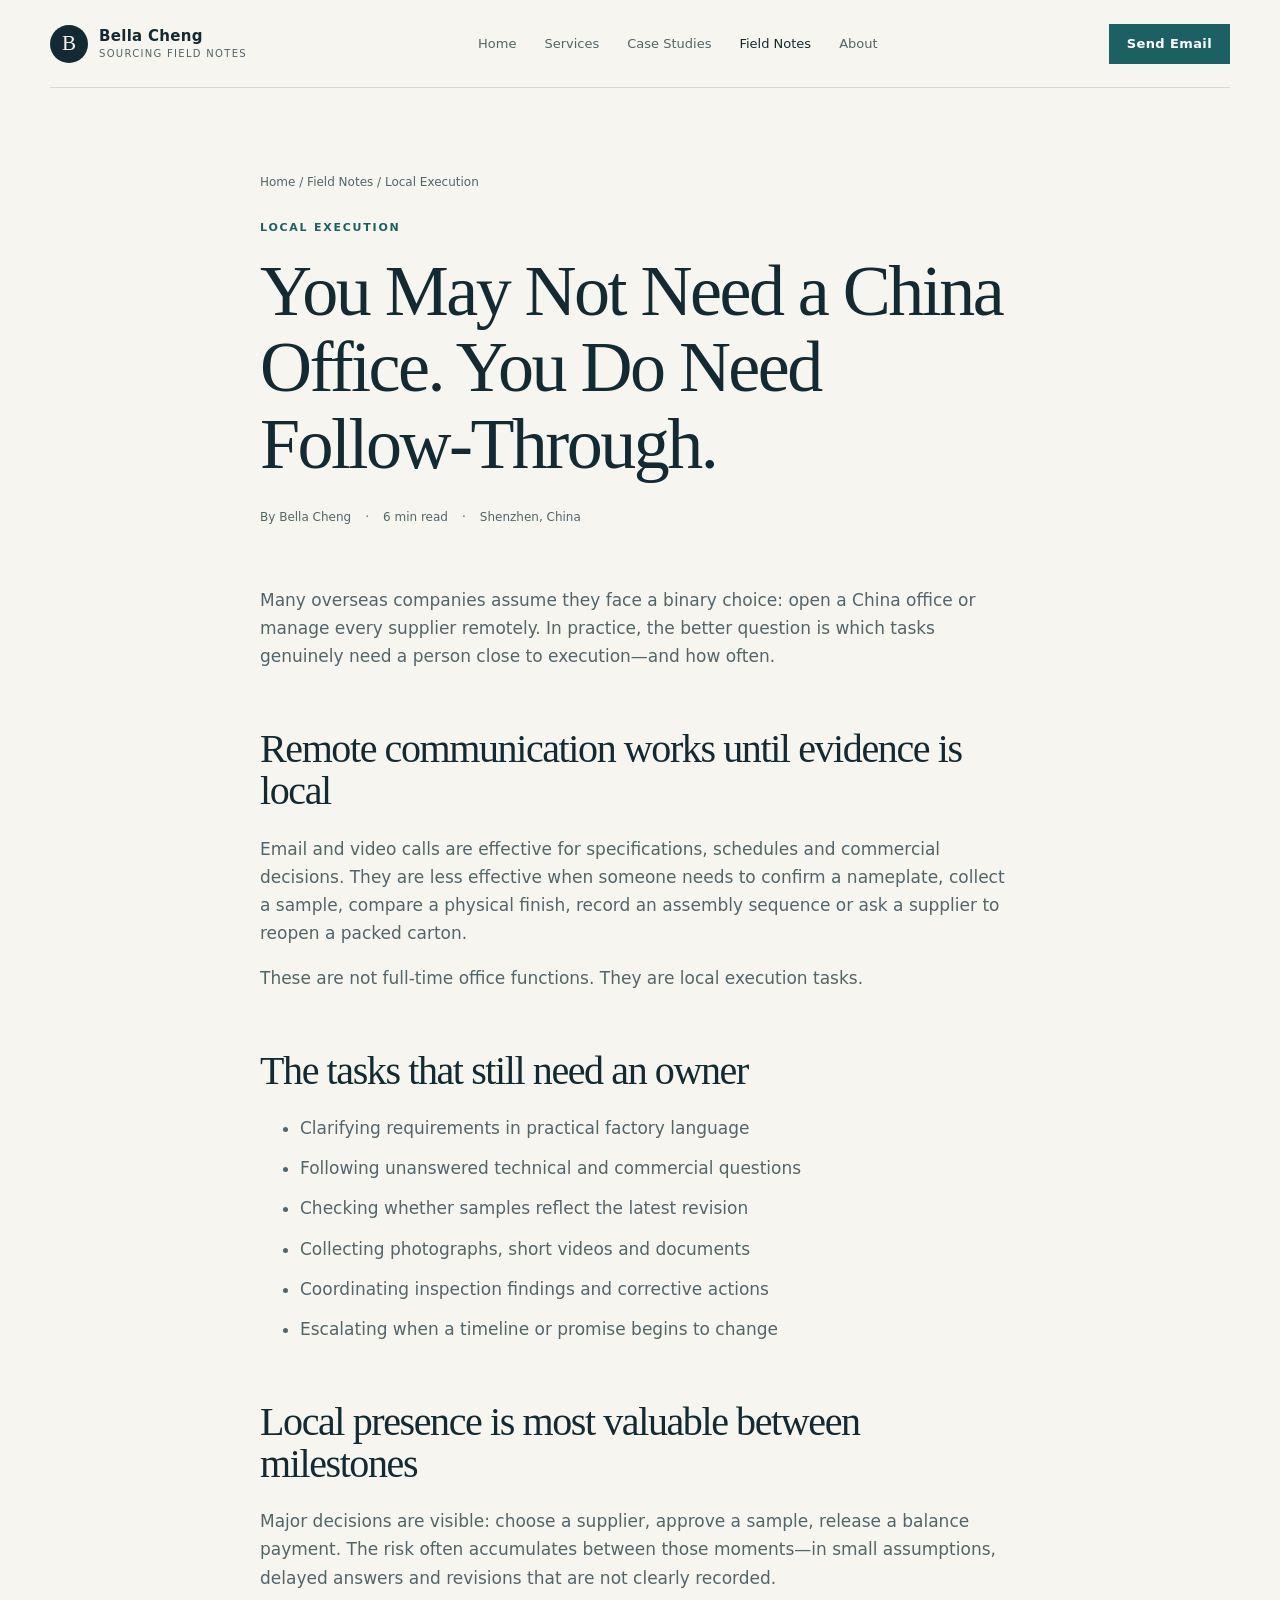
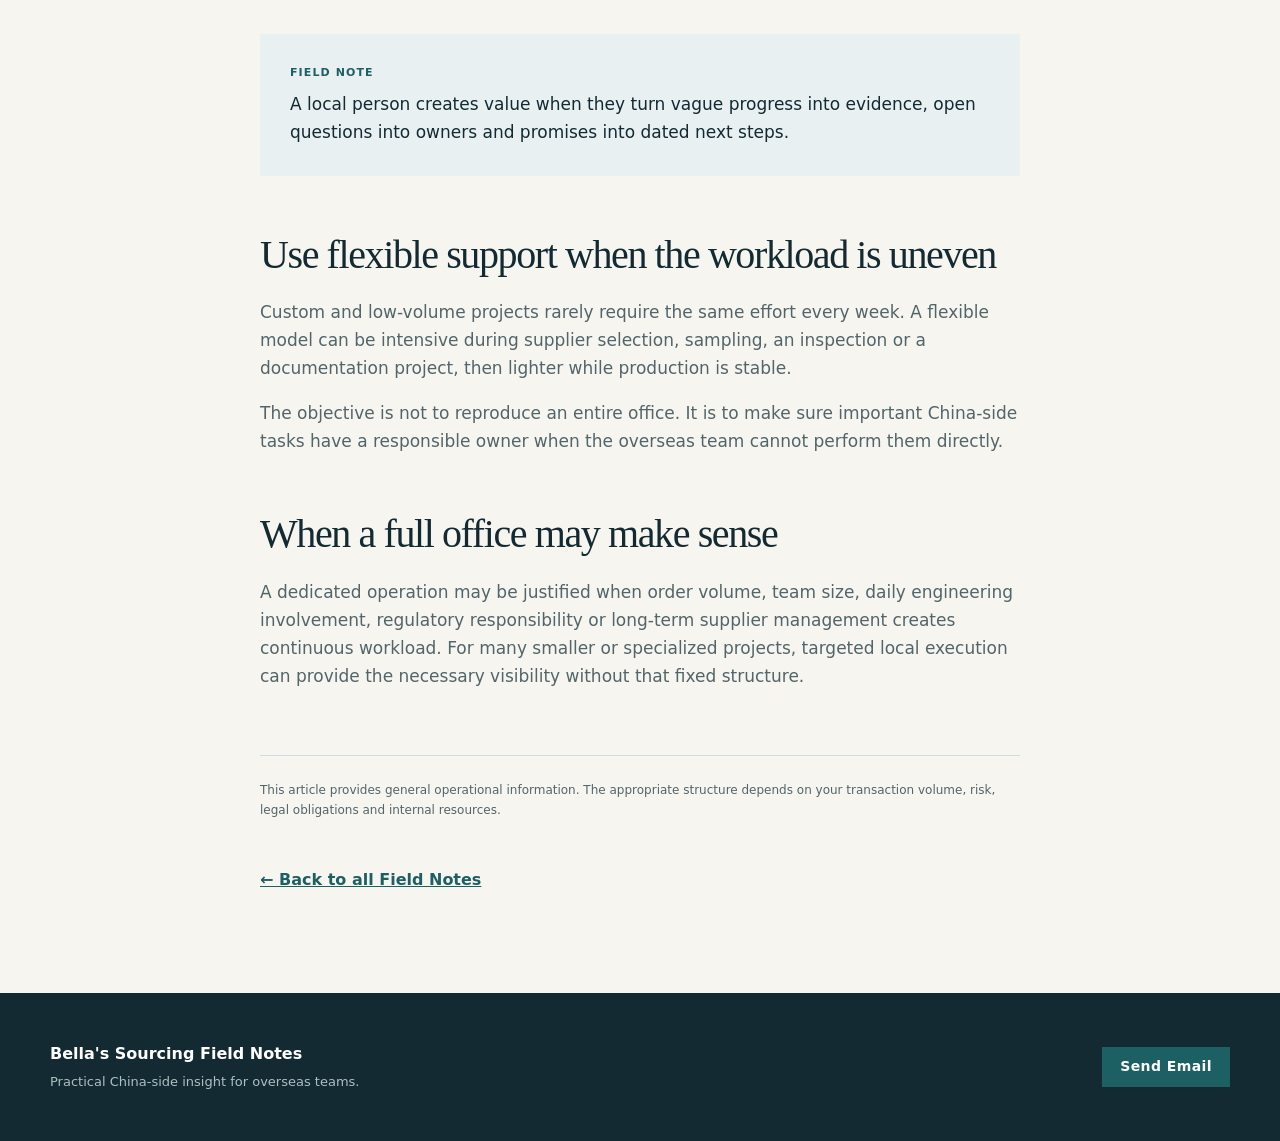
<file: articles/china-office-vs-local-execution.html>
<!doctype html><html lang="en"><head>
  <meta charset="utf-8"><meta name="viewport" content="width=device-width, initial-scale=1">
  <title>Do You Need a China Office to Manage Suppliers? | Bella Cheng</title>
  <meta name="description" content="Understand which China-side sourcing tasks need a local owner even when your overseas company does not maintain a China office.">
  <link rel="canonical" href="https://bellachengsourcing.com/articles/china-office-vs-local-execution.html">
  <meta property="og:type" content="article"><meta property="og:title" content="Do You Need a China Office to Manage Suppliers?"><meta property="og:description" content="The China-side tasks that still need a local owner when your team is overseas.">
  <script type="application/ld+json">{"@context":"https://schema.org","@type":"Article","headline":"Do You Need a China Office to Manage Suppliers?","description":"The China-side tasks that still need a local owner when your team is overseas.","datePublished":"2026-09-02","dateModified":"2026-09-02","author":{"@type":"Person","name":"Bella Cheng","url":"https://bellachengsourcing.com/about.html"},"mainEntityOfPage":"https://bellachengsourcing.com/articles/china-office-vs-local-execution.html"}</script>
  <link rel="icon" href="../assets/favicon.svg" type="image/svg+xml"><link rel="stylesheet" href="../styles.css">
</head><body>
  <a class="skip-link" href="#main">Skip to content</a>
  <header class="site-header"><a class="brand" href="../index.html"><span class="brand-mark">B</span><span><strong>Bella Cheng</strong><small>Sourcing Field Notes</small></span></a><button class="menu-button" aria-expanded="false" aria-controls="site-nav">Menu</button><nav id="site-nav" class="site-nav"><a href="../index.html">Home</a><a href="../services.html">Services</a><a href="../case-studies.html">Case Studies</a><a class="active" href="../field-notes.html">Field Notes</a><a href="../about.html">About</a></nav><a class="button button-small header-cta" href="mailto:bellachengsourcing@hotmail.com?subject=Sourcing%20project%20inquiry&amp;body=Hi%20Bella%2C%0D%0A%0D%0AProduct%20or%20part%3A%0D%0ACurrent%20stage%3A%0D%0AWhat%20I%20need%20checked%20or%20followed%20up%20in%20China%3A%0D%0A%0D%0AThanks%2C%0D%0A">Send Email</a></header>
  <main id="main"><article class="article-shell"><header class="article-header"><p class="breadcrumbs"><a href="../index.html">Home</a> / <a href="../field-notes.html">Field Notes</a> / Local Execution</p><p class="section-kicker">Local Execution</p><h1>You May Not Need a China Office. You Do Need Follow-Through.</h1><div class="article-meta"><span>By Bella Cheng</span><span>·</span><span>6 min read</span><span>·</span><span>Shenzhen, China</span></div></header>
  <div class="article-body"><p>Many overseas companies assume they face a binary choice: open a China office or manage every supplier remotely. In practice, the better question is which tasks genuinely need a person close to execution—and how often.</p>
  <h2>Remote communication works until evidence is local</h2><p>Email and video calls are effective for specifications, schedules and commercial decisions. They are less effective when someone needs to confirm a nameplate, collect a sample, compare a physical finish, record an assembly sequence or ask a supplier to reopen a packed carton.</p><p>These are not full-time office functions. They are local execution tasks.</p>
  <h2>The tasks that still need an owner</h2><ul><li>Clarifying requirements in practical factory language</li><li>Following unanswered technical and commercial questions</li><li>Checking whether samples reflect the latest revision</li><li>Collecting photographs, short videos and documents</li><li>Coordinating inspection findings and corrective actions</li><li>Escalating when a timeline or promise begins to change</li></ul>
  <h2>Local presence is most valuable between milestones</h2><p>Major decisions are visible: choose a supplier, approve a sample, release a balance payment. The risk often accumulates between those moments—in small assumptions, delayed answers and revisions that are not clearly recorded.</p><div class="article-callout"><strong>Field note</strong><p>A local person creates value when they turn vague progress into evidence, open questions into owners and promises into dated next steps.</p></div>
  <h2>Use flexible support when the workload is uneven</h2><p>Custom and low-volume projects rarely require the same effort every week. A flexible model can be intensive during supplier selection, sampling, an inspection or a documentation project, then lighter while production is stable.</p><p>The objective is not to reproduce an entire office. It is to make sure important China-side tasks have a responsible owner when the overseas team cannot perform them directly.</p>
  <h2>When a full office may make sense</h2><p>A dedicated operation may be justified when order volume, team size, daily engineering involvement, regulatory responsibility or long-term supplier management creates continuous workload. For many smaller or specialized projects, targeted local execution can provide the necessary visibility without that fixed structure.</p><p class="article-disclaimer">This article provides general operational information. The appropriate structure depends on your transaction volume, risk, legal obligations and internal resources.</p><a class="back-link" href="../field-notes.html">← Back to all Field Notes</a></div></article></main>
  <footer class="site-footer"><div class="shell footer-grid"><div><strong>Bella's Sourcing Field Notes</strong><p>Practical China-side insight for overseas teams.</p></div><a class="button button-small" href="mailto:bellachengsourcing@hotmail.com?subject=Sourcing%20project%20inquiry&amp;body=Hi%20Bella%2C%0D%0A%0D%0AProduct%20or%20part%3A%0D%0ACurrent%20stage%3A%0D%0AWhat%20I%20need%20checked%20or%20followed%20up%20in%20China%3A%0D%0A%0D%0AThanks%2C%0D%0A">Send Email</a></div></footer><script src="../script.js"></script>
</body></html>
</file>
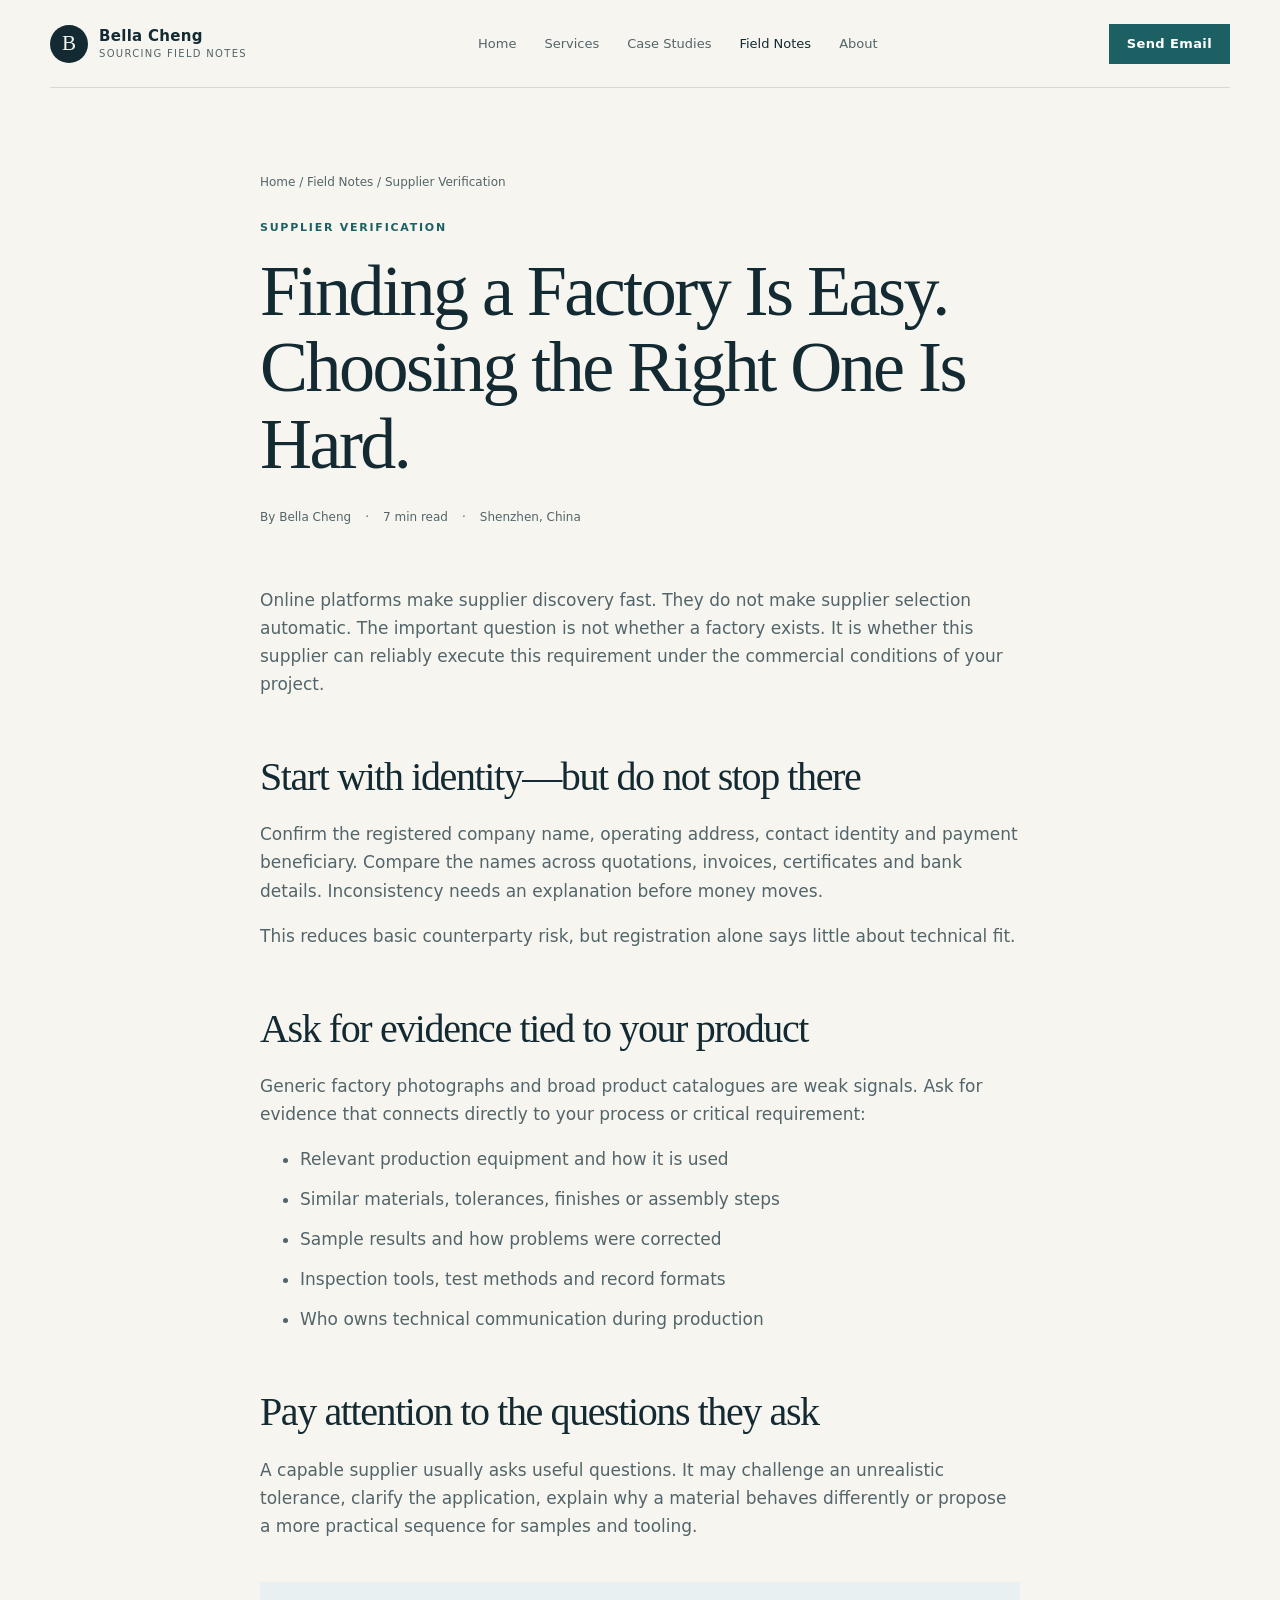
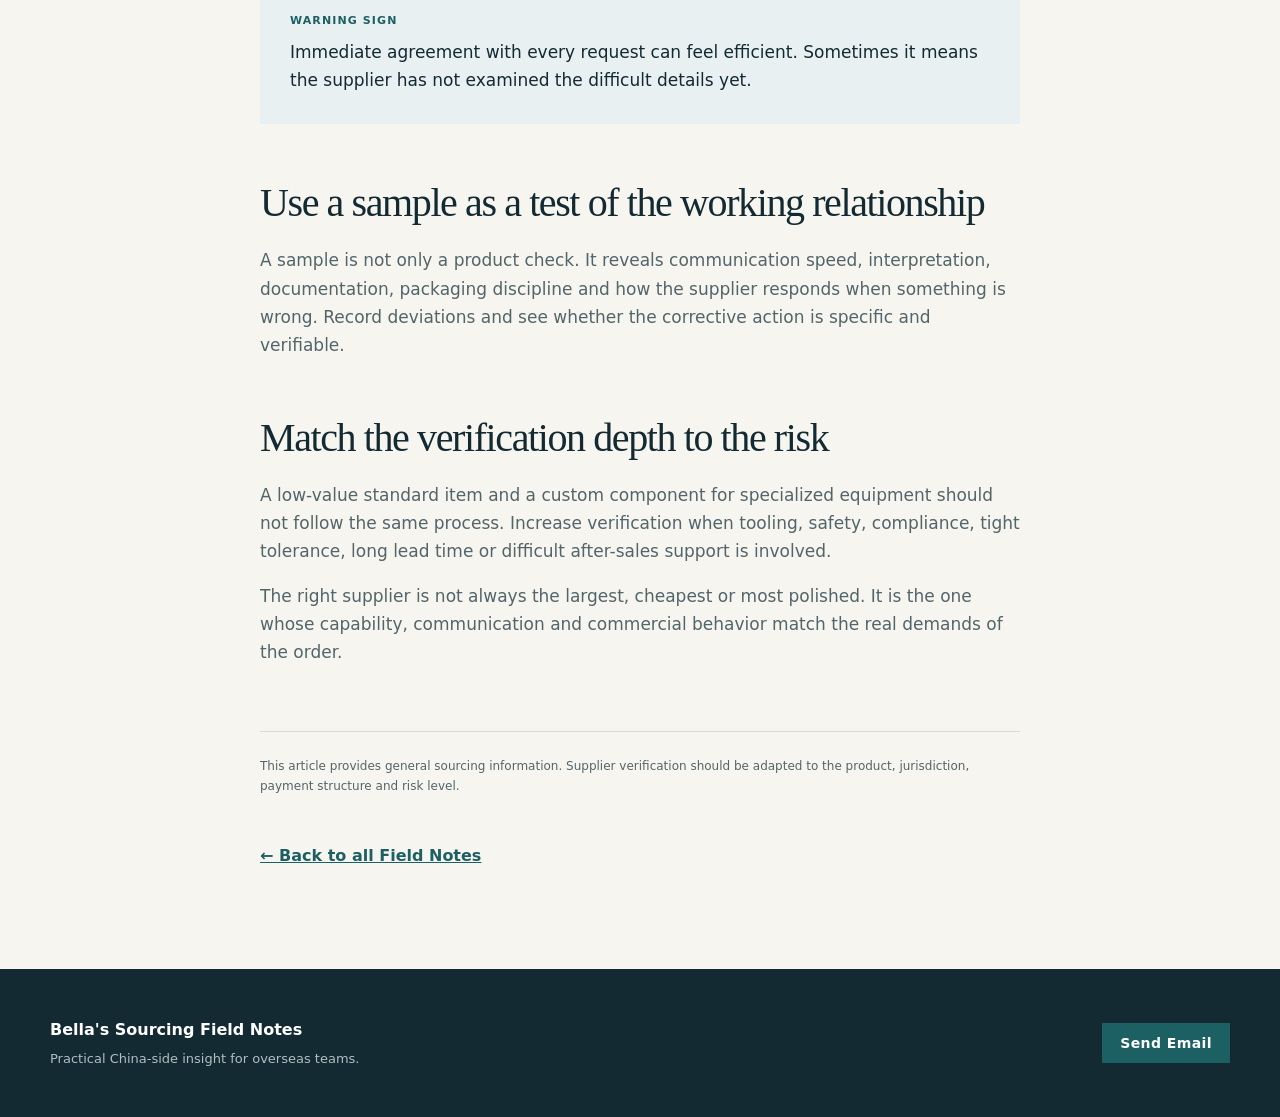
<file: articles/how-to-verify-a-chinese-supplier.html>
<!doctype html><html lang="en"><head>
  <meta charset="utf-8"><meta name="viewport" content="width=device-width, initial-scale=1">
  <title>How to Verify a Chinese Supplier Beyond the Website | Bella Cheng</title>
  <meta name="description" content="A practical guide to evaluating a Chinese supplier's identity, capability, communication and evidence before placing an order.">
  <link rel="canonical" href="https://bellachengsourcing.com/articles/how-to-verify-a-chinese-supplier.html">
  <meta property="og:type" content="article"><meta property="og:title" content="How to Verify a Chinese Supplier Beyond the Website"><meta property="og:description" content="Evaluate identity, capability, communication and evidence before placing an order.">
  <script type="application/ld+json">{"@context":"https://schema.org","@type":"Article","headline":"How to Verify a Chinese Supplier Beyond the Website","description":"Evaluate identity, capability, communication and evidence before placing an order.","datePublished":"2026-09-02","dateModified":"2026-09-02","author":{"@type":"Person","name":"Bella Cheng","url":"https://bellachengsourcing.com/about.html"},"mainEntityOfPage":"https://bellachengsourcing.com/articles/how-to-verify-a-chinese-supplier.html"}</script>
  <link rel="icon" href="../assets/favicon.svg" type="image/svg+xml"><link rel="stylesheet" href="../styles.css">
</head><body>
  <a class="skip-link" href="#main">Skip to content</a>
  <header class="site-header"><a class="brand" href="../index.html"><span class="brand-mark">B</span><span><strong>Bella Cheng</strong><small>Sourcing Field Notes</small></span></a><button class="menu-button" aria-expanded="false" aria-controls="site-nav">Menu</button><nav id="site-nav" class="site-nav"><a href="../index.html">Home</a><a href="../services.html">Services</a><a href="../case-studies.html">Case Studies</a><a class="active" href="../field-notes.html">Field Notes</a><a href="../about.html">About</a></nav><a class="button button-small header-cta" href="mailto:bellachengsourcing@hotmail.com?subject=Sourcing%20project%20inquiry&amp;body=Hi%20Bella%2C%0D%0A%0D%0AProduct%20or%20part%3A%0D%0ACurrent%20stage%3A%0D%0AWhat%20I%20need%20checked%20or%20followed%20up%20in%20China%3A%0D%0A%0D%0AThanks%2C%0D%0A">Send Email</a></header>
  <main id="main"><article class="article-shell"><header class="article-header"><p class="breadcrumbs"><a href="../index.html">Home</a> / <a href="../field-notes.html">Field Notes</a> / Supplier Verification</p><p class="section-kicker">Supplier Verification</p><h1>Finding a Factory Is Easy. Choosing the Right One Is Hard.</h1><div class="article-meta"><span>By Bella Cheng</span><span>·</span><span>7 min read</span><span>·</span><span>Shenzhen, China</span></div></header>
  <div class="article-body"><p>Online platforms make supplier discovery fast. They do not make supplier selection automatic. The important question is not whether a factory exists. It is whether this supplier can reliably execute this requirement under the commercial conditions of your project.</p>
  <h2>Start with identity—but do not stop there</h2><p>Confirm the registered company name, operating address, contact identity and payment beneficiary. Compare the names across quotations, invoices, certificates and bank details. Inconsistency needs an explanation before money moves.</p><p>This reduces basic counterparty risk, but registration alone says little about technical fit.</p>
  <h2>Ask for evidence tied to your product</h2><p>Generic factory photographs and broad product catalogues are weak signals. Ask for evidence that connects directly to your process or critical requirement:</p><ul><li>Relevant production equipment and how it is used</li><li>Similar materials, tolerances, finishes or assembly steps</li><li>Sample results and how problems were corrected</li><li>Inspection tools, test methods and record formats</li><li>Who owns technical communication during production</li></ul>
  <h2>Pay attention to the questions they ask</h2><p>A capable supplier usually asks useful questions. It may challenge an unrealistic tolerance, clarify the application, explain why a material behaves differently or propose a more practical sequence for samples and tooling.</p><div class="article-callout"><strong>Warning sign</strong><p>Immediate agreement with every request can feel efficient. Sometimes it means the supplier has not examined the difficult details yet.</p></div>
  <h2>Use a sample as a test of the working relationship</h2><p>A sample is not only a product check. It reveals communication speed, interpretation, documentation, packaging discipline and how the supplier responds when something is wrong. Record deviations and see whether the corrective action is specific and verifiable.</p>
  <h2>Match the verification depth to the risk</h2><p>A low-value standard item and a custom component for specialized equipment should not follow the same process. Increase verification when tooling, safety, compliance, tight tolerance, long lead time or difficult after-sales support is involved.</p><p>The right supplier is not always the largest, cheapest or most polished. It is the one whose capability, communication and commercial behavior match the real demands of the order.</p><p class="article-disclaimer">This article provides general sourcing information. Supplier verification should be adapted to the product, jurisdiction, payment structure and risk level.</p><a class="back-link" href="../field-notes.html">← Back to all Field Notes</a></div></article></main>
  <footer class="site-footer"><div class="shell footer-grid"><div><strong>Bella's Sourcing Field Notes</strong><p>Practical China-side insight for overseas teams.</p></div><a class="button button-small" href="mailto:bellachengsourcing@hotmail.com?subject=Sourcing%20project%20inquiry&amp;body=Hi%20Bella%2C%0D%0A%0D%0AProduct%20or%20part%3A%0D%0ACurrent%20stage%3A%0D%0AWhat%20I%20need%20checked%20or%20followed%20up%20in%20China%3A%0D%0A%0D%0AThanks%2C%0D%0A">Send Email</a></div></footer><script src="../script.js"></script>
</body></html>
</file>
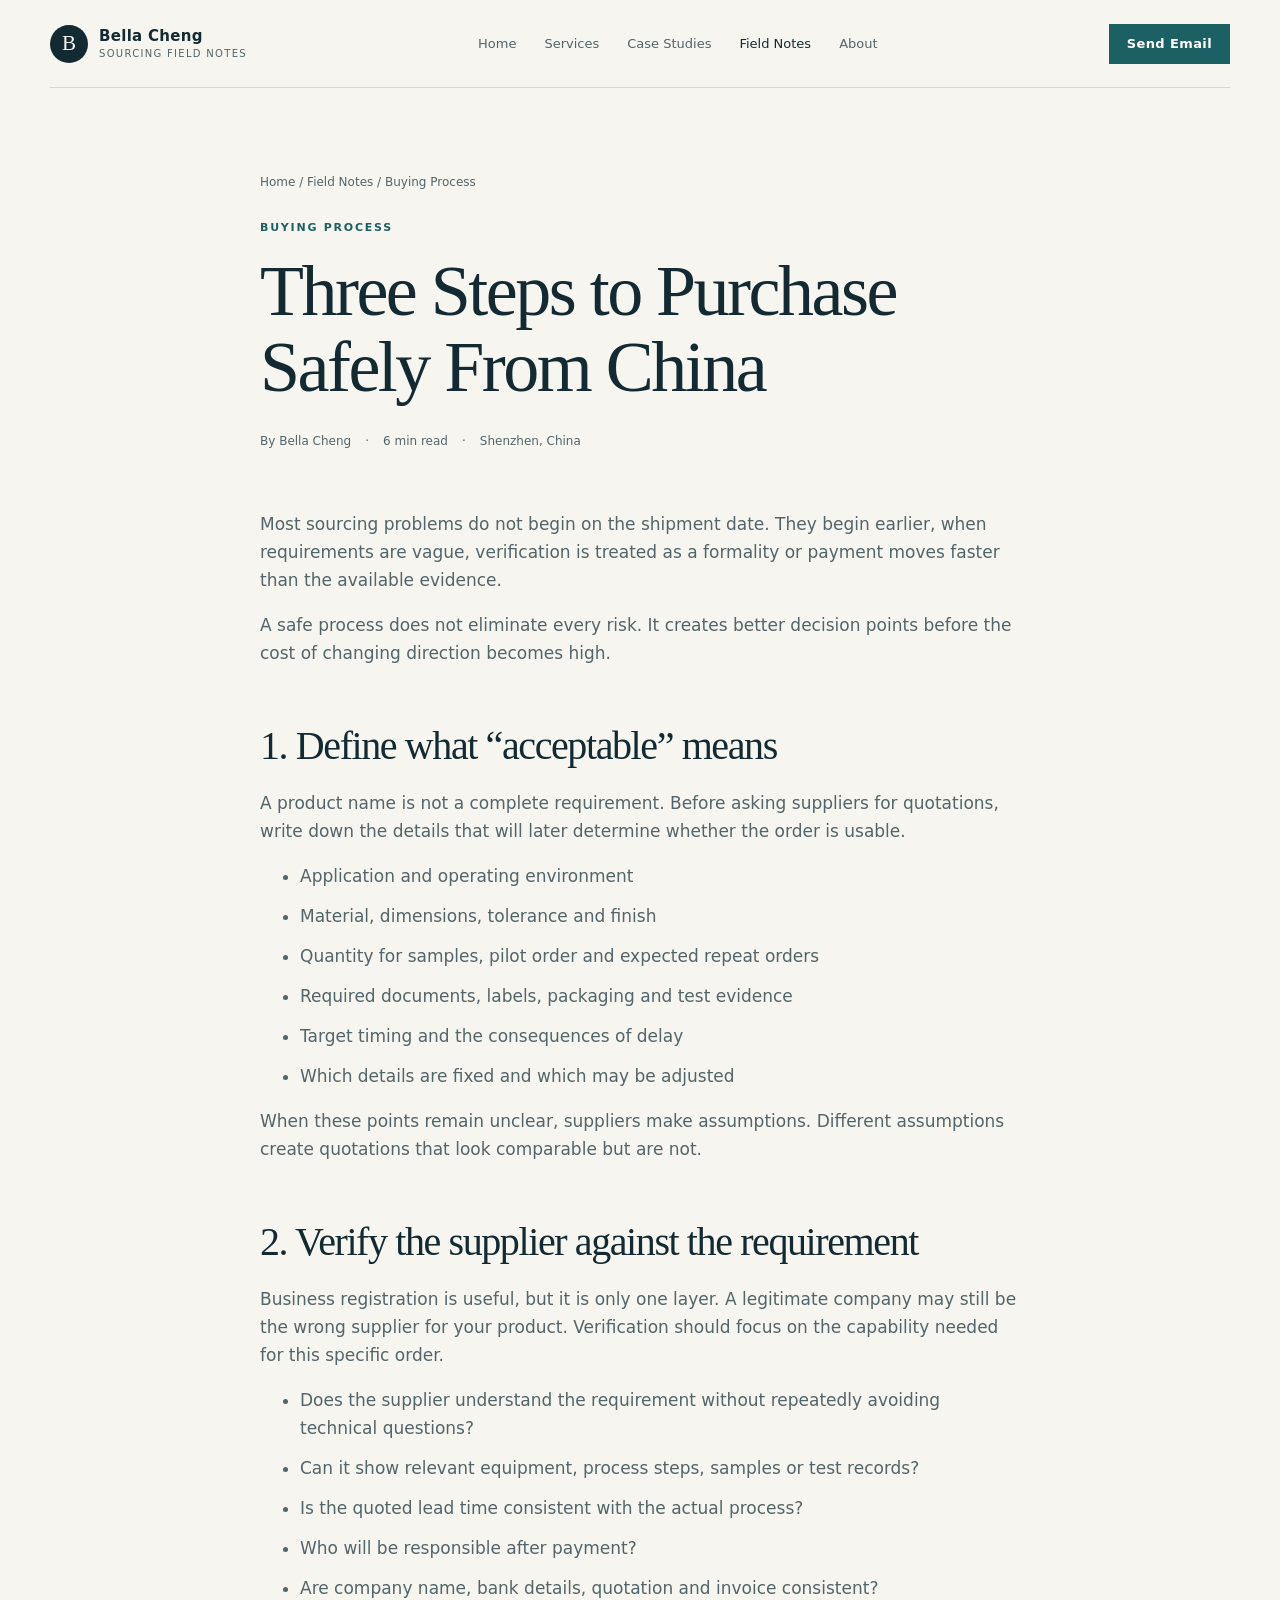
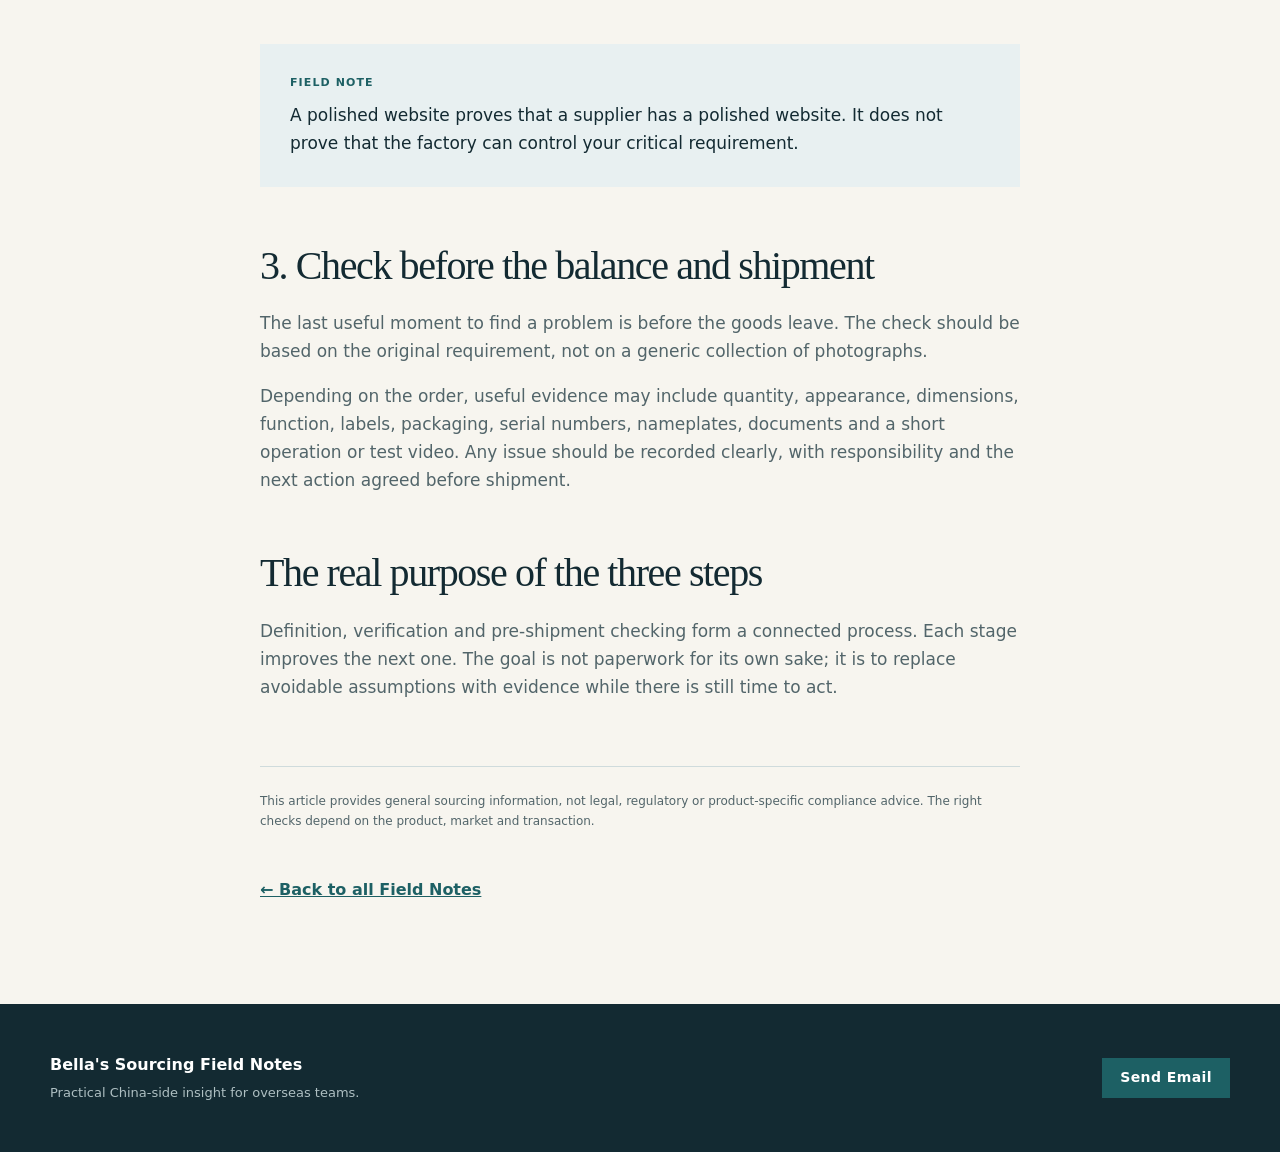
<file: articles/three-steps-to-purchase-safely.html>
<!doctype html><html lang="en"><head>
  <meta charset="utf-8"><meta name="viewport" content="width=device-width, initial-scale=1">
  <title>Three Steps to Purchase Safely From China | Bella Cheng</title>
  <meta name="description" content="A practical three-step framework for clarifying requirements, verifying suppliers and checking goods before shipment from China.">
  <link rel="canonical" href="https://bellachengsourcing.com/articles/three-steps-to-purchase-safely.html">
  <meta property="og:type" content="article"><meta property="og:title" content="Three Steps to Purchase Safely From China"><meta property="og:description" content="A practical framework for defining requirements, verifying suppliers and checking goods before shipment.">
  <script type="application/ld+json">{"@context":"https://schema.org","@type":"Article","headline":"Three Steps to Purchase Safely From China","description":"A practical framework for defining requirements, verifying suppliers and checking goods before shipment.","datePublished":"2026-09-02","dateModified":"2026-09-02","author":{"@type":"Person","name":"Bella Cheng","url":"https://bellachengsourcing.com/about.html"},"mainEntityOfPage":"https://bellachengsourcing.com/articles/three-steps-to-purchase-safely.html"}</script>
  <link rel="icon" href="../assets/favicon.svg" type="image/svg+xml"><link rel="stylesheet" href="../styles.css">
</head><body>
  <a class="skip-link" href="#main">Skip to content</a>
  <header class="site-header"><a class="brand" href="../index.html"><span class="brand-mark">B</span><span><strong>Bella Cheng</strong><small>Sourcing Field Notes</small></span></a><button class="menu-button" aria-expanded="false" aria-controls="site-nav">Menu</button><nav id="site-nav" class="site-nav"><a href="../index.html">Home</a><a href="../services.html">Services</a><a href="../case-studies.html">Case Studies</a><a class="active" href="../field-notes.html">Field Notes</a><a href="../about.html">About</a></nav><a class="button button-small header-cta" href="mailto:bellachengsourcing@hotmail.com?subject=Sourcing%20project%20inquiry&amp;body=Hi%20Bella%2C%0D%0A%0D%0AProduct%20or%20part%3A%0D%0ACurrent%20stage%3A%0D%0AWhat%20I%20need%20checked%20or%20followed%20up%20in%20China%3A%0D%0A%0D%0AThanks%2C%0D%0A">Send Email</a></header>
  <main id="main"><article class="article-shell"><header class="article-header"><p class="breadcrumbs"><a href="../index.html">Home</a> / <a href="../field-notes.html">Field Notes</a> / Buying Process</p><p class="section-kicker">Buying Process</p><h1>Three Steps to Purchase Safely From China</h1><div class="article-meta"><span>By Bella Cheng</span><span>·</span><span>6 min read</span><span>·</span><span>Shenzhen, China</span></div></header>
  <div class="article-body"><p>Most sourcing problems do not begin on the shipment date. They begin earlier, when requirements are vague, verification is treated as a formality or payment moves faster than the available evidence.</p><p>A safe process does not eliminate every risk. It creates better decision points before the cost of changing direction becomes high.</p>
  <h2>1. Define what “acceptable” means</h2><p>A product name is not a complete requirement. Before asking suppliers for quotations, write down the details that will later determine whether the order is usable.</p><ul><li>Application and operating environment</li><li>Material, dimensions, tolerance and finish</li><li>Quantity for samples, pilot order and expected repeat orders</li><li>Required documents, labels, packaging and test evidence</li><li>Target timing and the consequences of delay</li><li>Which details are fixed and which may be adjusted</li></ul><p>When these points remain unclear, suppliers make assumptions. Different assumptions create quotations that look comparable but are not.</p>
  <h2>2. Verify the supplier against the requirement</h2><p>Business registration is useful, but it is only one layer. A legitimate company may still be the wrong supplier for your product. Verification should focus on the capability needed for this specific order.</p><ul><li>Does the supplier understand the requirement without repeatedly avoiding technical questions?</li><li>Can it show relevant equipment, process steps, samples or test records?</li><li>Is the quoted lead time consistent with the actual process?</li><li>Who will be responsible after payment?</li><li>Are company name, bank details, quotation and invoice consistent?</li></ul><div class="article-callout"><strong>Field note</strong><p>A polished website proves that a supplier has a polished website. It does not prove that the factory can control your critical requirement.</p></div>
  <h2>3. Check before the balance and shipment</h2><p>The last useful moment to find a problem is before the goods leave. The check should be based on the original requirement, not on a generic collection of photographs.</p><p>Depending on the order, useful evidence may include quantity, appearance, dimensions, function, labels, packaging, serial numbers, nameplates, documents and a short operation or test video. Any issue should be recorded clearly, with responsibility and the next action agreed before shipment.</p>
  <h2>The real purpose of the three steps</h2><p>Definition, verification and pre-shipment checking form a connected process. Each stage improves the next one. The goal is not paperwork for its own sake; it is to replace avoidable assumptions with evidence while there is still time to act.</p><p class="article-disclaimer">This article provides general sourcing information, not legal, regulatory or product-specific compliance advice. The right checks depend on the product, market and transaction.</p><a class="back-link" href="../field-notes.html">← Back to all Field Notes</a></div></article></main>
  <footer class="site-footer"><div class="shell footer-grid"><div><strong>Bella's Sourcing Field Notes</strong><p>Practical China-side insight for overseas teams.</p></div><a class="button button-small" href="mailto:bellachengsourcing@hotmail.com?subject=Sourcing%20project%20inquiry&amp;body=Hi%20Bella%2C%0D%0A%0D%0AProduct%20or%20part%3A%0D%0ACurrent%20stage%3A%0D%0AWhat%20I%20need%20checked%20or%20followed%20up%20in%20China%3A%0D%0A%0D%0AThanks%2C%0D%0A">Send Email</a></div></footer><script src="../script.js"></script>
</body></html>
</file>
<file: styles.css>
:root {
  --ink: #132a32;
  --muted: #52656a;
  --paper: #f7f5ef;
  --white: #ffffff;
  --mist: #e8f0f1;
  --blue: #a9c7d3;
  --teal: #1d6064;
  --line: #cfdbdc;
  --shadow: 0 24px 70px rgba(23, 57, 65, .13);
  --shell: min(1180px, calc(100% - 40px));
}

* { box-sizing: border-box; }
html { scroll-behavior: smooth; }
body { margin: 0; color: var(--ink); background: var(--paper); font-family: Inter, ui-sans-serif, system-ui, -apple-system, BlinkMacSystemFont, "Segoe UI", sans-serif; line-height: 1.65; }
img { max-width: 100%; display: block; }
a { color: inherit; }
.shell { width: var(--shell); margin-inline: auto; }
.skip-link { position: fixed; top: -100px; left: 16px; z-index: 100; background: var(--ink); color: white; padding: 10px 14px; }
.skip-link:focus { top: 12px; }

.site-header { width: var(--shell); margin: 0 auto; min-height: 88px; display: grid; grid-template-columns: auto 1fr auto; align-items: center; gap: 30px; border-bottom: 1px solid rgba(19,42,50,.14); }
.brand { display: inline-flex; align-items: center; gap: 11px; text-decoration: none; line-height: 1.1; }
.brand-mark { display: grid; place-items: center; width: 38px; height: 38px; background: var(--ink); color: var(--paper); border-radius: 50%; font-family: Georgia, serif; font-size: 21px; }
.brand strong, .brand small { display: block; }
.brand strong { font-size: 15px; letter-spacing: .02em; }
.brand small { margin-top: 4px; font-size: 10px; color: var(--muted); letter-spacing: .13em; text-transform: uppercase; }
.site-nav { justify-self: center; display: flex; gap: 28px; }
.site-nav a { font-size: 13px; text-decoration: none; color: var(--muted); }
.site-nav a:hover, .site-nav a.active { color: var(--ink); }
.menu-button { display: none; }

.button { display: inline-flex; justify-content: center; align-items: center; min-height: 50px; padding: 0 22px; border: 1px solid var(--teal); background: var(--teal); color: white; text-decoration: none; font-weight: 700; font-size: 13px; letter-spacing: .03em; transition: transform .2s ease, box-shadow .2s ease; }
.button:hover { transform: translateY(-2px); box-shadow: 0 10px 24px rgba(29,96,100,.18); }
.button-small { min-height: 40px; padding-inline: 17px; }
.text-link { display: inline-flex; gap: 8px; align-items: center; color: var(--teal); font-weight: 700; font-size: 14px; text-decoration: none; border-bottom: 1px solid currentColor; }

.hero { min-height: 690px; display: grid; grid-template-columns: 1.12fr .88fr; gap: clamp(42px, 8vw, 110px); align-items: center; padding-block: 70px 78px; }
.eyebrow, .section-kicker { margin: 0 0 18px; color: var(--teal); font-size: 11px; line-height: 1.3; font-weight: 800; letter-spacing: .16em; text-transform: uppercase; }
h1, h2, h3, p { margin-top: 0; }
h1, h2 { font-family: Georgia, "Times New Roman", serif; font-weight: 400; line-height: 1.06; letter-spacing: -.035em; }
h1 { margin-bottom: 26px; font-size: clamp(52px, 6.2vw, 86px); }
h1 em { color: var(--teal); font-weight: 400; }
h2 { margin-bottom: 22px; font-size: clamp(36px, 4vw, 57px); }
h3 { line-height: 1.25; }
.hero-lead { max-width: 640px; color: var(--muted); font-size: clamp(17px, 1.7vw, 20px); }
.hero-actions { display: flex; align-items: center; gap: 25px; margin-top: 34px; }
.hero-facts { display: grid; grid-template-columns: repeat(3, 1fr); gap: 20px; margin: 50px 0 0; padding-top: 24px; border-top: 1px solid var(--line); }
.hero-facts div { min-width: 0; }
.hero-facts dt { font-family: Georgia, serif; font-size: 21px; }
.hero-facts dd { margin: 4px 0 0; color: var(--muted); font-size: 11px; line-height: 1.4; text-transform: uppercase; letter-spacing: .08em; }
.portrait-wrap { position: relative; max-width: 470px; justify-self: end; }
.portrait-frame { aspect-ratio: 4 / 5.2; overflow: hidden; background: var(--mist); box-shadow: var(--shadow); }
.portrait-frame img { width: 100%; height: 100%; object-fit: cover; object-position: 50% 20%; }
.portrait-frame::after { content: ""; position: absolute; inset: 16px -16px -16px 16px; z-index: -1; border: 1px solid var(--blue); }
.portrait-caption { position: absolute; left: -32px; bottom: 28px; min-width: 235px; margin: 0; padding: 15px 18px; background: rgba(255,255,255,.94); box-shadow: 0 13px 35px rgba(19,42,50,.12); }
.portrait-caption strong, .portrait-caption span { display: block; }
.portrait-caption strong { font-family: Georgia, serif; font-size: 18px; }
.portrait-caption span { color: var(--muted); font-size: 10px; text-transform: uppercase; letter-spacing: .08em; }

.intro-band { background: var(--ink); color: white; padding-block: 76px; }
.intro-grid { display: grid; grid-template-columns: .4fr 1fr; gap: 70px; }
.intro-grid .section-kicker { color: var(--blue); }
.intro-grid h2 { max-width: 760px; margin-bottom: 16px; }
.intro-grid p:last-child { max-width: 740px; color: #c8d4d6; font-size: 17px; }
.section-space { padding-block: 110px; }
.section-heading { max-width: 680px; margin-bottom: 52px; }
.service-grid { display: grid; grid-template-columns: repeat(4, 1fr); border-top: 1px solid var(--line); border-left: 1px solid var(--line); }
.service-card { min-height: 290px; padding: 30px 25px; border-right: 1px solid var(--line); border-bottom: 1px solid var(--line); }
.service-card span { color: var(--teal); font-size: 11px; font-weight: 800; letter-spacing: .12em; }
.service-card h3 { margin: 72px 0 14px; font-family: Georgia, serif; font-size: 25px; font-weight: 400; }
.service-card p { color: var(--muted); font-size: 14px; }
.buyer-service-grid .service-card { min-height: 0; }
.buyer-service-grid .service-card h3 { margin: 0 0 14px; }
.buyer-service-grid .service-card p { margin-bottom: 0; font-size: 1rem; }
.buyer-service-cta { display: flex; flex-wrap: wrap; align-items: center; gap: 14px 18px; margin: 24px 0 0; color: var(--muted); }
.about-preview { margin-bottom: 110px; padding: 70px; background: var(--mist); display: grid; grid-template-columns: .8fr 1.2fr; gap: 80px; }
.about-preview h2 { margin-bottom: 0; }
.about-preview p { color: var(--muted); font-size: 17px; }
.team-section { margin-block: 80px; scroll-margin-top: 110px; }
.team-section .section-heading { margin-bottom: 28px; }
.team-grid { display: grid; grid-template-columns: repeat(6, minmax(0, 1fr)); gap: 24px; }
.team-card { grid-column: span 2; display: flex; flex-direction: column; background: var(--white); border: 1px solid var(--line); }
.team-card:nth-child(4) { grid-column: 2 / span 2; }
.team-portrait { position: relative; aspect-ratio: 1; overflow: hidden; background: var(--mist); }
.team-portrait img { position: absolute; inset: var(--photo-y, 0) auto auto var(--photo-x, 0); display: block; width: var(--photo-width, 100%); height: auto; max-width: none; }
.team-portrait--bella { --photo-width: 114%; --photo-x: -9%; --photo-y: -2%; }
.team-portrait--thomas { --photo-width: 199%; --photo-x: -54%; --photo-y: -2%; }
.team-portrait--mark { --photo-width: 100%; }
.team-portrait--sharing { --photo-width: 125%; --photo-x: -4%; --photo-y: -3%; }
.team-card-copy { padding: clamp(18px, 2.4vw, 28px); }
.team-card-copy h3 { margin: 0; font: 1.7rem Georgia, serif; }
.team-card-copy p { margin: 12px 0 0; color: var(--muted); }
.team-card-copy .team-role { margin-top: 4px; color: var(--teal); font-weight: 700; }
.home-team { margin-top: -30px; }
.home-team-more { margin: 24px 0 0; }
.team-work {
  margin-block: clamp(48px, 8vw, 96px);
  padding: 0 clamp(14px, 4vw, 48px) clamp(20px, 4vw, 44px);
  scroll-margin-top: 110px;
  background: var(--mist);
}
.team-work .section-heading {
  max-width: none;
  margin: 0 calc(-1 * clamp(14px, 4vw, 48px)) clamp(22px, 4vw, 42px);
  padding: clamp(22px, 4vw, 44px) clamp(14px, 4vw, 48px);
  background: var(--ink);
  color: var(--white);
}
.team-work .section-heading h2 { margin-bottom: 10px; }
.team-work .section-heading p { max-width: 65ch; margin: 0; color: var(--mist); }
.team-work-group + .team-work-group { margin-top: clamp(22px, 3vw, 36px); }
.team-work-group h3 { margin: 0 0 12px; color: var(--teal); font-size: 1.13rem; }
.team-work-grid { display: grid; grid-template-columns: repeat(3, minmax(0, 1fr)); gap: clamp(10px, 2vw, 22px); }
.team-work-card {
  margin: 0;
  padding: clamp(10px, 1.5vw, 16px);
  border: 1px solid var(--line);
  background: var(--white);
}
.team-work-card img { width: 100%; max-width: 260px; height: auto; margin-inline: auto; }
.team-work-card figcaption { max-width: 260px; margin-inline: auto; padding-top: 10px; font-size: .94rem; line-height: 1.45; }
.team-work-more { margin: 24px 0 0; }
@media (max-width: 760px) {
  .team-work-grid { grid-template-columns: repeat(2, minmax(0, 1fr)); }
}
@media (max-width: 520px) {
  .team-work-grid { grid-template-columns: 1fr; }
}
.buyer-gallery-grid { display: grid; grid-template-columns: repeat(2, minmax(0, 1fr)); gap: 26px; }
.buyer-gallery-grid figure { margin: 0; background: var(--white); border: 1px solid var(--line); }
.buyer-photo { position: relative; aspect-ratio: 4 / 3; overflow: hidden; background: var(--mist); }
.buyer-photo img { position: absolute; inset: var(--gallery-y, 0) auto auto var(--gallery-x, 0); display: block; width: var(--gallery-width, 100%); height: auto; max-width: none; }
.buyer-photo--peru { --gallery-width: 145%; --gallery-x: -28%; --gallery-y: -41%; }
.buyer-photo--indonesia { --gallery-width: 111%; --gallery-x: -9%; --gallery-y: -8%; }
.buyer-photo--turkiye { --gallery-width: 122%; --gallery-x: -16%; --gallery-y: -21%; }
.buyer-photo--india { --gallery-y: -58%; }
.buyer-photo--indonesia-partner { --gallery-width: 110%; --gallery-x: -3%; --gallery-y: -9%; }
.buyer-photo--indonesia-team { --gallery-y: -43%; }
.buyer-photo--italy { --gallery-y: -25%; }
.buyer-gallery-grid figcaption { display: grid; gap: 4px; padding: 16px 20px 20px; }
.buyer-gallery-grid figcaption strong { color: var(--ink); font: 1.4rem Georgia, serif; }
.buyer-gallery-grid figcaption span { color: var(--muted); }
@media (max-width: 650px) {
  .buyer-gallery-grid { grid-template-columns: 1fr; gap: 20px; }
}
@media (min-width: 1060px) {
  .home-team .team-grid { grid-template-columns: repeat(5, minmax(0, 1fr)); gap: 16px; }
  .home-team .team-card, .home-team .team-card:nth-child(4) { grid-column: auto; }
  .home-team .team-card-copy { padding: 16px; }
  .home-team .team-role { min-height: 3em; }
}
@media (max-width: 850px) {
  .team-grid { grid-template-columns: repeat(2, minmax(0, 1fr)); }
  .team-card, .team-card:nth-child(4) { grid-column: auto; }
}
@media (max-width: 540px) {
  .team-grid { grid-template-columns: 1fr; }
  .team-section { margin-block: 56px; }
}
.site-footer { padding-block: 48px; background: var(--ink); color: white; }
.footer-grid { display: flex; justify-content: space-between; align-items: center; gap: 30px; }
.footer-grid p { margin: 4px 0 0; color: #aebfc2; font-size: 13px; }
.footer-grid a { color: white; font-size: 14px; }

.page-hero { padding-block: 92px 76px; border-bottom: 1px solid var(--line); }
.page-hero-inner { display: grid; grid-template-columns: .55fr 1.45fr; gap: 70px; align-items: end; }
.page-hero h1 { max-width: 930px; margin-bottom: 22px; font-size: clamp(48px, 6vw, 78px); }
.page-hero .lead { max-width: 760px; margin-bottom: 0; color: var(--muted); font-size: 19px; }
.breadcrumbs { margin-bottom: 28px; color: var(--muted); font-size: 12px; }
.breadcrumbs a { text-decoration: none; }
.content-section { padding-block: 100px; }
.content-section + .content-section { border-top: 1px solid var(--line); }
.two-column { display: grid; grid-template-columns: .75fr 1.25fr; gap: 80px; }
.two-column-narrow { display: grid; grid-template-columns: .9fr 1.1fr; gap: 65px; }
.prose { max-width: 760px; }
.prose p { color: var(--muted); font-size: 17px; }
.prose h2, .prose h3 { margin-top: 54px; }
.prose h2:first-child, .prose h3:first-child { margin-top: 0; }
.prose h3 { font-family: Georgia, serif; font-size: 27px; font-weight: 400; }
.prose ul, .prose ol { color: var(--muted); padding-left: 1.25em; }
.prose li { margin-bottom: 10px; }
.pull-quote { margin: 42px 0; padding: 26px 30px; border-left: 3px solid var(--teal); background: var(--mist); color: var(--ink) !important; font-family: Georgia, serif; font-size: 24px !important; line-height: 1.35; }
.detail-list { display: grid; gap: 0; margin: 0; border-top: 1px solid var(--line); }
.detail-list div { display: grid; grid-template-columns: 150px 1fr; gap: 20px; padding: 21px 0; border-bottom: 1px solid var(--line); }
.detail-list dt { color: var(--teal); font-size: 11px; font-weight: 800; letter-spacing: .1em; text-transform: uppercase; }
.detail-list dd { margin: 0; }
.process-list { display: grid; grid-template-columns: repeat(4, 1fr); margin-top: 45px; border-top: 1px solid var(--line); border-left: 1px solid var(--line); }
.process-step { padding: 28px 24px; border-right: 1px solid var(--line); border-bottom: 1px solid var(--line); }
.process-step strong { display: block; margin-bottom: 28px; color: var(--teal); font-size: 11px; letter-spacing: .1em; }
.process-step h3 { font-family: Georgia, serif; font-size: 24px; font-weight: 400; }
.process-step p { color: var(--muted); font-size: 14px; }
.fit-grid { display: grid; grid-template-columns: 1fr 1fr; gap: 1px; margin-top: 40px; background: var(--line); border: 1px solid var(--line); }
.fit-card { padding: 36px; background: var(--paper); }
.fit-card h3 { font-family: Georgia, serif; font-size: 27px; font-weight: 400; }
.fit-card ul { margin: 0; padding-left: 1.15em; color: var(--muted); }
.fit-card li { margin-bottom: 9px; }

.case-grid { display: grid; grid-template-columns: repeat(2, 1fr); gap: 26px; }
.buyer-situations { display: grid; gap: 12px; padding-inline-start: 22px; margin-block: 22px; color: #e1ebeb; }
.featured-cases { display: grid; gap: 36px; margin-top: 44px; }
.featured-case { display: grid; grid-template-columns: minmax(0, 1.9fr) minmax(0, 1fr); gap: clamp(20px, 4vw, 50px); align-items: start; padding: clamp(16px, 2.6vw, 32px); background: var(--white); border: 1px solid var(--line); }
.featured-case-summary { display: grid; gap: 20px; }
.featured-case h3 { font-size: clamp(25px, 2.6vw, 36px); line-height: 1.13; margin: 0; }
.featured-case-summary p { margin: 12px 0; }
.featured-lead img { aspect-ratio: 16 / 10; object-fit: cover; }
.featured-case-summary img { aspect-ratio: 16 / 9; object-fit: cover; }
.story-stack { display: grid; gap: 40px; }
.story { padding-block: 32px; border-top: 1px solid var(--line); scroll-margin-top: 110px; }
.story h2 { max-width: 24ch; }
.story-layout { display: grid; gap: 28px; }
.story-gallery { order: -1; display: grid; grid-template-columns: minmax(0, 1.6fr) minmax(0, 1fr); gap: 20px; align-items: start; }
.story-gallery img { aspect-ratio: 16 / 10; object-fit: cover; }
.story-image { margin: 0; }
.story-image img { display: block; width: 100%; height: auto; }
.story-image figcaption { font-size: .875rem; color: var(--muted); padding-top: 10px; }
.audit-summary { scroll-margin-top: 110px; margin-top: 32px; padding: clamp(22px, 4vw, 42px); background: var(--white); border: 1px solid var(--line); }
.audit-summary h3 { margin: 0 0 10px; font-size: clamp(24px, 3vw, 36px); }
.audit-summary > p { max-width: 72ch; }
.audit-summary dl { display: grid; grid-template-columns: repeat(2, minmax(0, 1fr)); gap: 18px 28px; margin: 22px 0; }
.audit-summary dl > div { padding-top: 12px; border-top: 1px solid var(--line); }
.audit-summary dt { font-weight: 700; }
.audit-summary dd { margin: 6px 0 0; color: var(--muted); }
.story-examples { display: grid; gap: 12px; padding-inline-start: 20px; }
@media (max-width: 850px) {
  .featured-case { grid-template-columns: 1fr; }
}
@media (max-width: 580px) {
  .story-gallery { grid-template-columns: 1fr; }
  .audit-summary dl { grid-template-columns: 1fr; }
}
.case-card { display: flex; flex-direction: column; min-height: 410px; padding: 38px; background: var(--white); border: 1px solid var(--line); }
.case-card:first-child { grid-column: 1 / -1; min-height: 370px; background: var(--ink); color: white; }
.case-meta { display: flex; flex-wrap: wrap; gap: 10px; margin-bottom: 36px; }
.tag { display: inline-block; padding: 5px 9px; border: 1px solid currentColor; color: var(--teal); font-size: 10px; font-weight: 800; letter-spacing: .08em; text-transform: uppercase; }
.case-card:first-child .tag { color: var(--blue); }
.case-card h2 { max-width: 850px; font-size: clamp(31px, 4vw, 50px); }
.case-card:not(:first-child) h2 { font-size: 34px; }
.case-card p { max-width: 760px; color: var(--muted); }
.case-card:first-child p { color: #c8d4d6; }
.case-outcome { margin-top: auto; padding-top: 26px; border-top: 1px solid var(--line); }
.case-card:first-child .case-outcome { border-color: #3c555c; }
.case-outcome strong { display: block; margin-bottom: 6px; color: var(--teal); font-size: 11px; letter-spacing: .1em; text-transform: uppercase; }
.case-card:first-child .case-outcome strong { color: var(--blue); }
.prototype-photos { margin-top: 32px; }
.prototype-photos h3 { margin: 0 0 16px; font-size: 1.0625rem; }
.prototype-gallery { display: grid; grid-template-columns: repeat(2, minmax(0, 1fr)); gap: 20px; }
.prototype-gallery figure { margin: 0; }
.prototype-gallery figure:first-child { grid-column: 1 / -1; }
.prototype-gallery img { display: block; width: 100%; height: auto; }
.prototype-gallery figcaption { margin-top: 7px; color: #c8d4d6; font-size: .875rem; }
@media (max-width: 650px) {
  .prototype-gallery { grid-template-columns: 1fr; }
}
.case-outcome span { font-family: Georgia, serif; font-size: 21px; }
.privacy-note { margin-top: 36px; color: var(--muted); font-size: 13px; }

.notes-grid { display: grid; grid-template-columns: repeat(3, 1fr); gap: 24px; }
.note-card { display: flex; flex-direction: column; min-height: 390px; padding: 30px; background: var(--white); border: 1px solid var(--line); text-decoration: none; }
.note-card:hover { border-color: var(--teal); }
.note-card .tag { align-self: flex-start; }
.note-card h2 { margin-top: 48px; font-size: 32px; }
.note-card p { color: var(--muted); font-size: 14px; }
.note-card .read-more { margin-top: auto; padding-top: 22px; color: var(--teal); font-weight: 800; font-size: 13px; }
.platform-strip { display: grid; grid-template-columns: repeat(4, 1fr); margin-top: 45px; border: 1px solid var(--line); }
.platform-strip a { padding: 24px; text-decoration: none; border-right: 1px solid var(--line); }
.platform-strip a:last-child { border-right: 0; }
.platform-strip strong, .platform-strip span { display: block; }
.platform-strip span { margin-top: 5px; color: var(--muted); font-size: 12px; }

.about-layout { display: grid; grid-template-columns: .78fr 1.22fr; gap: 85px; align-items: start; }
.about-portrait { position: sticky; top: 30px; }
.about-portrait img { width: 100%; max-height: 720px; object-fit: cover; object-position: 50% 20%; }
.about-copy h2 { margin-top: 0; }
.principles { display: grid; gap: 18px; margin-top: 44px; }
.principle { display: grid; grid-template-columns: 45px 1fr; gap: 20px; padding-top: 20px; border-top: 1px solid var(--line); }
.principle span { color: var(--teal); font-size: 11px; font-weight: 800; }
.principle h3 { margin-bottom: 8px; font-family: Georgia, serif; font-size: 23px; font-weight: 400; }
.principle p { margin: 0; color: var(--muted); }

.cta-panel { margin-block: 0 100px; padding: 70px; background: var(--teal); color: white; display: grid; grid-template-columns: 1.35fr .65fr; gap: 60px; align-items: center; }
.cta-panel h2 { margin-bottom: 12px; }
.cta-panel p { margin-bottom: 0; color: #d8e6e6; }
.cta-panel .button { justify-self: end; background: white; border-color: white; color: var(--teal); }
.social-links { display: flex; flex-wrap: wrap; gap: 18px; margin-top: 22px; }
.social-links a { color: inherit; font-size: 13px; }

.article-shell { width: min(760px, calc(100% - 40px)); margin-inline: auto; }
.article-header { padding-block: 85px 58px; }
.article-header h1 { font-size: clamp(44px, 6vw, 72px); }
.article-meta { display: flex; flex-wrap: wrap; gap: 14px; color: var(--muted); font-size: 12px; }
.article-body { padding-bottom: 100px; }
.article-body p, .article-body li { color: var(--muted); font-size: 17px; }
.article-body h2 { margin-top: 58px; font-size: 40px; }
.article-body h3 { margin-top: 34px; font-family: Georgia, serif; font-size: 26px; font-weight: 400; }
.article-body li { margin-bottom: 12px; }
.article-callout { margin: 42px 0; padding: 30px; background: var(--mist); }
.article-callout strong { display: block; margin-bottom: 8px; color: var(--teal); font-size: 11px; letter-spacing: .1em; text-transform: uppercase; }
.article-callout p { margin-bottom: 0; color: var(--ink); }
.article-disclaimer { margin-top: 65px; padding-top: 25px; border-top: 1px solid var(--line); font-size: 12px !important; }
.back-link { display: inline-block; margin-top: 34px; color: var(--teal); font-weight: 700; }
.error-page { min-height: 70vh; display: grid; place-items: center; text-align: center; }
.error-page h1 { margin-bottom: 15px; font-size: 100px; color: var(--teal); }
.error-page p { color: var(--muted); }

@media (max-width: 900px) {
  .site-header { grid-template-columns: 1fr auto; }
  .menu-button { display: block; border: 1px solid var(--line); background: transparent; padding: 9px 12px; }
  .site-nav { display: none; position: absolute; z-index: 20; top: 78px; left: 20px; right: 20px; padding: 20px; background: var(--white); box-shadow: var(--shadow); flex-direction: column; gap: 16px; }
  .site-nav.open { display: flex; }
  .header-cta { display: none; }
  .hero { grid-template-columns: 1fr; padding-top: 55px; }
  .portrait-wrap { justify-self: start; width: min(100%, 500px); }
  .intro-grid, .about-preview { grid-template-columns: 1fr; gap: 25px; }
  .service-grid { grid-template-columns: repeat(2, 1fr); }
  .page-hero-inner, .two-column, .two-column-narrow, .about-layout { grid-template-columns: 1fr; gap: 40px; }
  .process-list { grid-template-columns: repeat(2, 1fr); }
  .notes-grid { grid-template-columns: 1fr 1fr; }
  .platform-strip { grid-template-columns: 1fr 1fr; }
  .platform-strip a:nth-child(2) { border-right: 0; }
  .platform-strip a:nth-child(-n+2) { border-bottom: 1px solid var(--line); }
  .about-portrait { position: static; max-width: 540px; }
  .cta-panel { grid-template-columns: 1fr; }
  .cta-panel .button { justify-self: start; }
}

@media (max-width: 580px) {
  :root { --shell: min(100% - 28px, 1180px); }
  .site-header { min-height: 76px; }
  .brand small { display: none; }
  .hero { min-height: auto; padding-block: 45px 64px; gap: 55px; }
  h1 { font-size: 48px; }
  .hero-actions { align-items: flex-start; flex-direction: column; }
  .hero-facts { grid-template-columns: 1fr 1fr; }
  .portrait-caption { left: 12px; bottom: 16px; }
  .intro-band { padding-block: 58px; }
  .section-space { padding-block: 75px; }
  .service-grid { grid-template-columns: 1fr; }
  .service-card { min-height: 220px; }
  .service-card h3 { margin-top: 48px; }
  .about-preview { margin-bottom: 75px; padding: 42px 24px; }
  .footer-grid { align-items: flex-start; flex-direction: column; }
  .page-hero { padding-block: 60px 52px; }
  .page-hero h1 { font-size: 45px; }
  .content-section { padding-block: 70px; }
  .process-list, .fit-grid, .case-grid, .notes-grid { grid-template-columns: 1fr; }
  .case-card:first-child { grid-column: auto; }
  .case-card { min-height: 350px; padding: 28px; }
  .case-card:not(:first-child) h2 { font-size: 30px; }
  .platform-strip { grid-template-columns: 1fr; }
  .platform-strip a, .platform-strip a:nth-child(2) { border-right: 0; border-bottom: 1px solid var(--line); }
  .platform-strip a:last-child { border-bottom: 0; }
  .cta-panel { margin-bottom: 75px; padding: 45px 25px; }
  .detail-list div { grid-template-columns: 1fr; gap: 6px; }
}

@media (prefers-reduced-motion: reduce) {
  * { scroll-behavior: auto !important; transition: none !important; }
}
</file>
